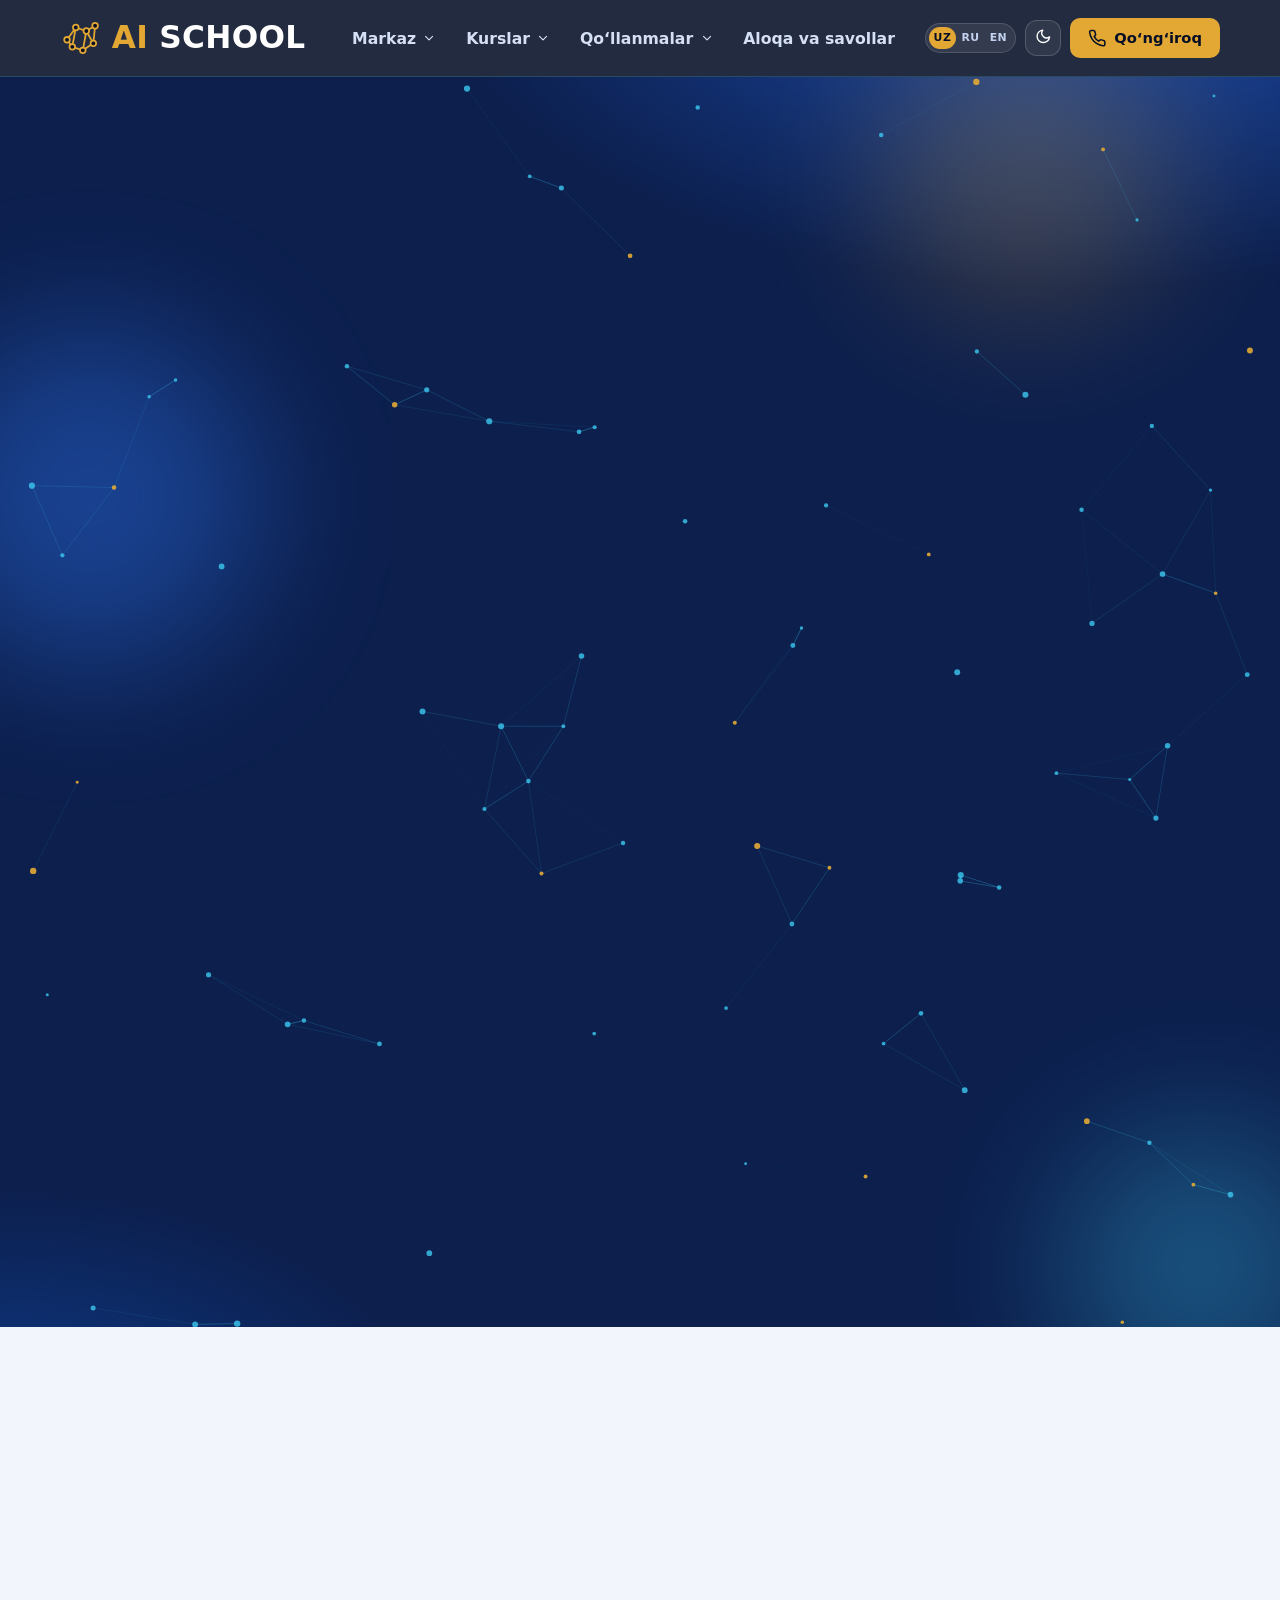
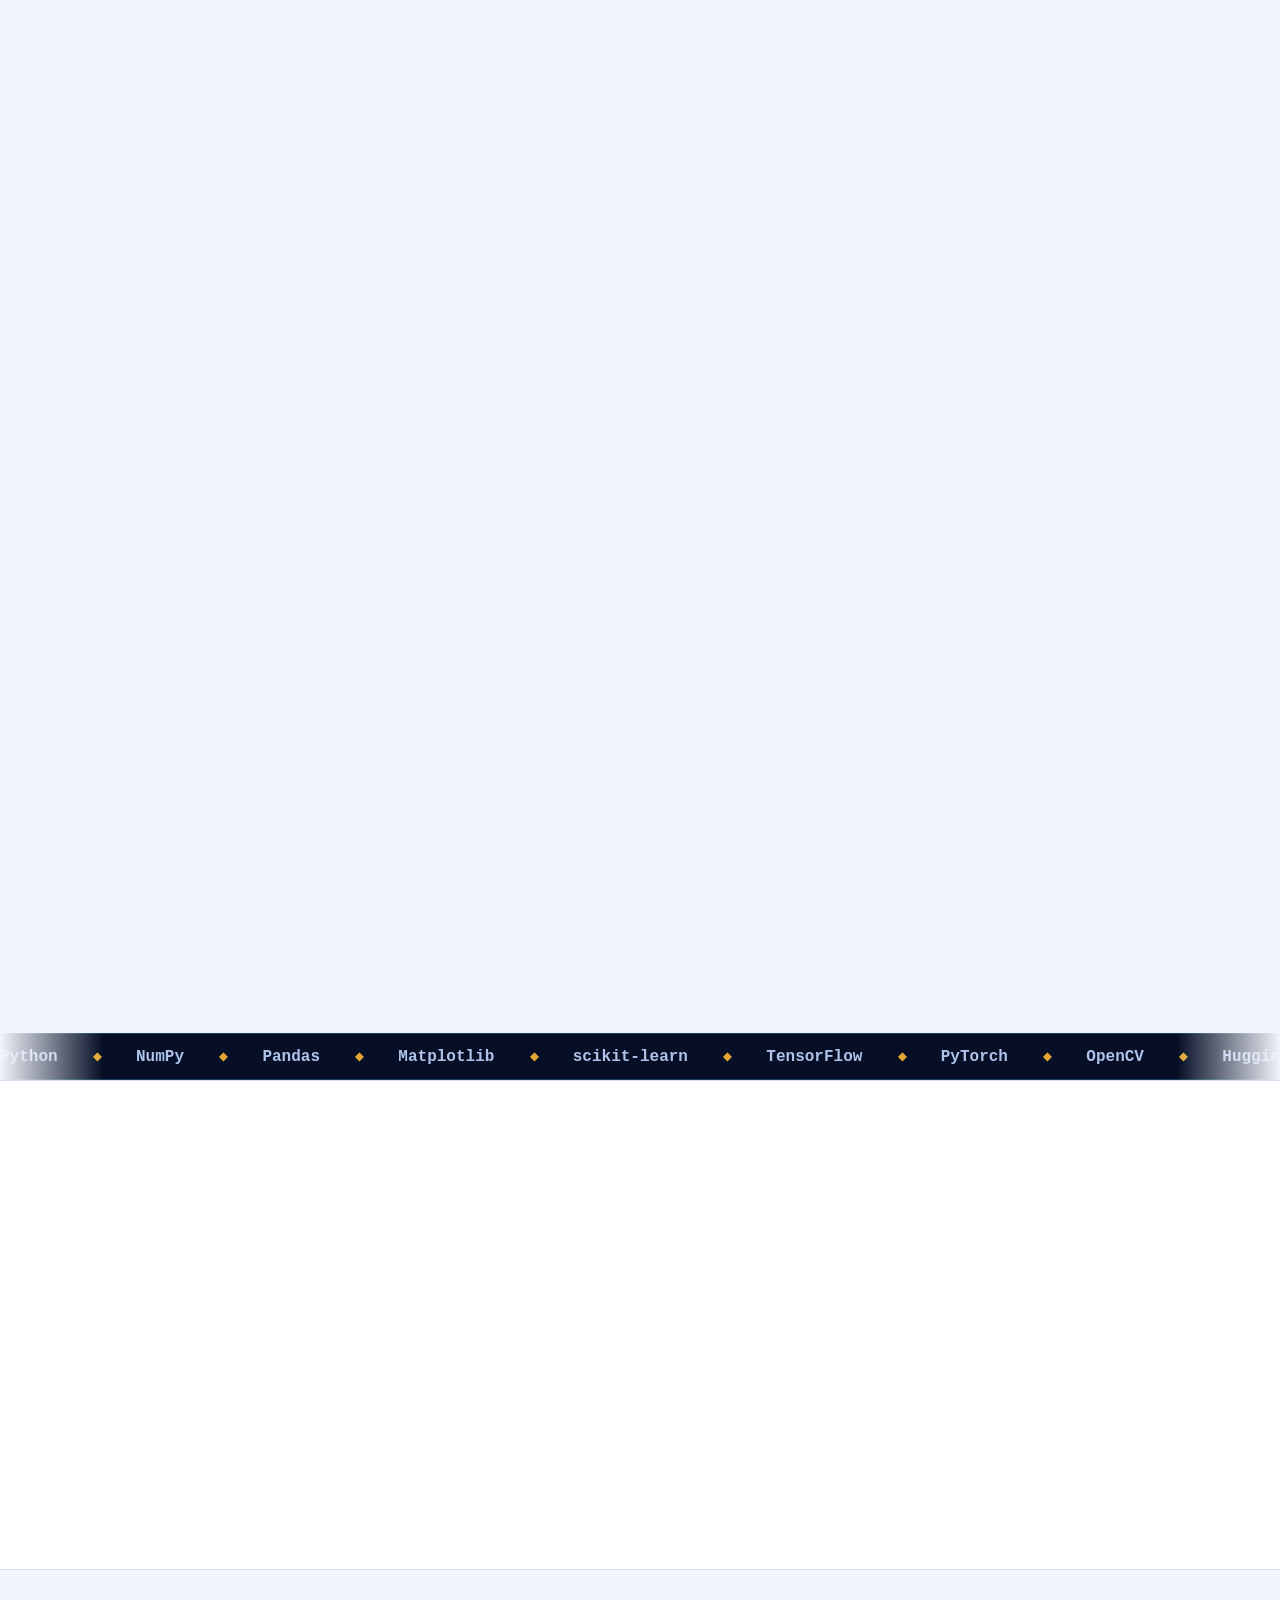
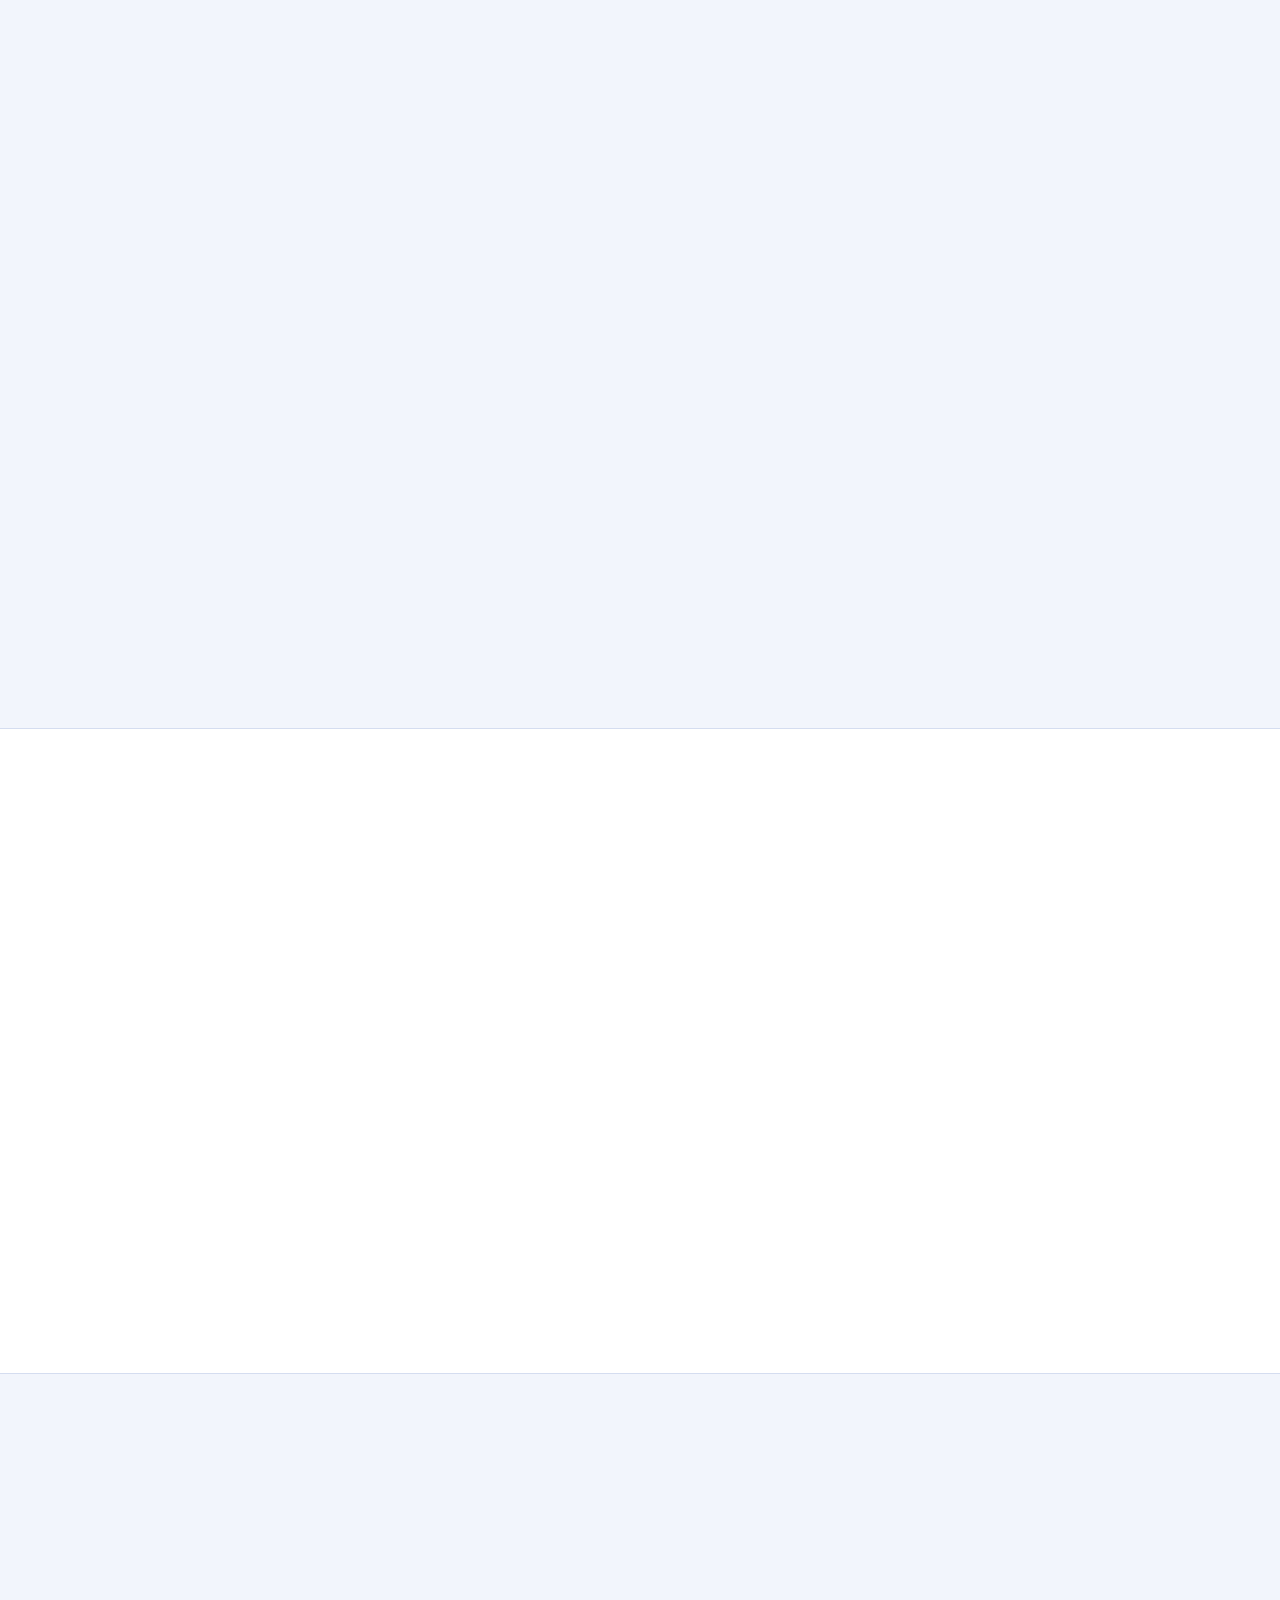
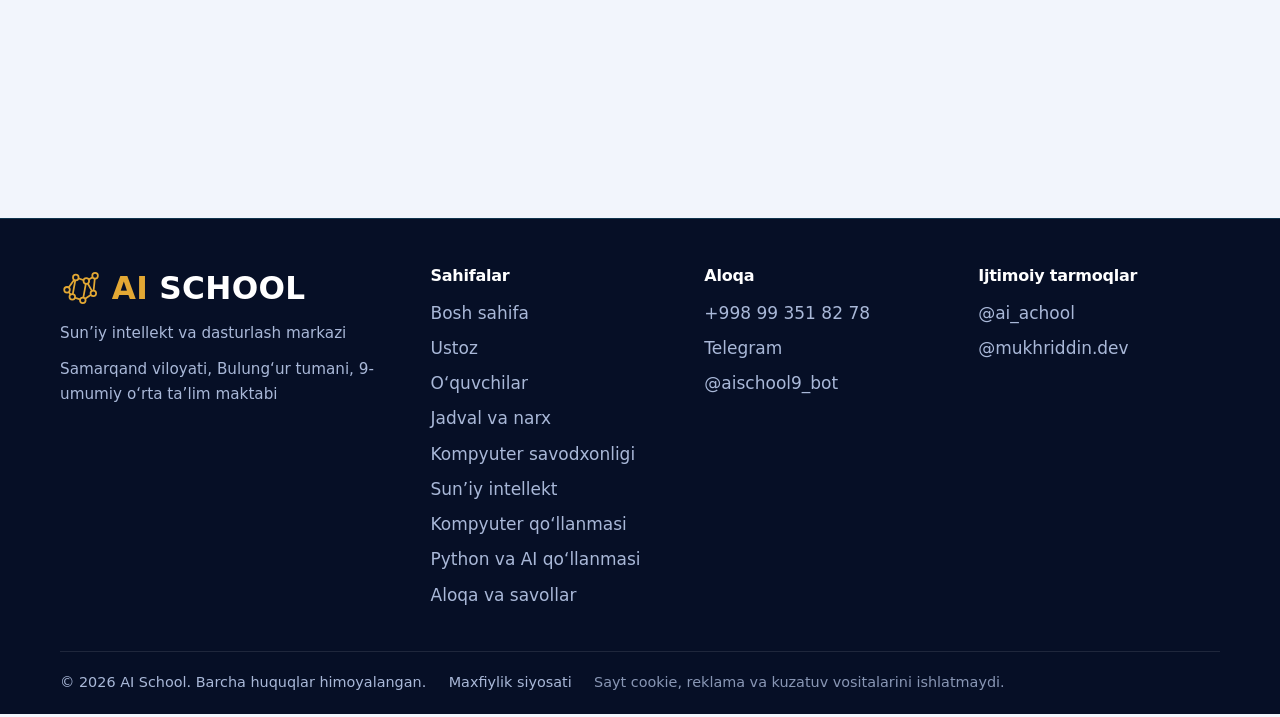
<file: index.html>
<!DOCTYPE html>
<html lang="uz" data-theme="light">
<head>
<meta charset="utf-8">
<meta name="viewport" content="width=device-width, initial-scale=1, viewport-fit=cover">
<meta http-equiv="Content-Security-Policy" content="default-src 'self'; script-src 'self'; style-src 'self' https://fonts.googleapis.com; font-src 'self' https://fonts.gstatic.com; img-src 'self' data:; frame-src https://www.youtube-nocookie.com; connect-src 'self'; media-src 'none'; object-src 'none'; base-uri 'self'; form-action 'none'">
<meta name="referrer" content="strict-origin-when-cross-origin">
<meta name="robots" content="index, follow">
<meta property="og:type" content="website"><meta property="og:site_name" content="AI School">
<meta property="og:image" content="assets/images/hero.jpg">
<title data-i="k486">AI School — sun’iy intellekt va dasturlash markazi</title>
<meta name="description" content="Samarqand viloyati Bulung‘ur tumani 9-maktabdagi AI School dasturchilik markazi: kompyuter savodxonligi va sun’iy intellekt kurslari." data-ia="content|k487">
<meta name="theme-color" content="#0C1F4D">
<link rel="icon" type="image/svg+xml" href="assets/images/favicon.svg">
<link rel="preconnect" href="https://fonts.googleapis.com"><link rel="preconnect" href="https://fonts.gstatic.com" crossorigin>
<link href="https://fonts.googleapis.com/css2?family=Manrope:wght@600;700;800&family=Onest:wght@400;500;600;700&display=swap" rel="stylesheet">
<link rel="stylesheet" href="assets/css/style.css">
<script src="assets/js/init.js"></script>
<script src="assets/js/videos.js" defer></script><script src="assets/js/main.js" defer></script>
</head>
<body>
<a class="skip" href="#main"><span data-i="ui_skip">Asosiy qismga o‘tish</span></a><div id="progress" aria-hidden="true"></div><header class="site-header"><div class="wrap bar"><a class="brand" href="index.html" aria-label="AI School — bosh sahifa" data-ia="aria-label|ui_brand_aria"><svg viewBox="0 0 48 48" aria-hidden="true" fill="none" stroke="#E3A834" stroke-width="2"><path d="M8 26 18 12 30 16 40 10M18 12 14 34 26 38 30 16M14 34 8 26M26 38 38 30 40 10M30 16 38 30"/><g fill="#060F26"><circle cx="8" cy="26" r="3.2"/><circle cx="18" cy="12" r="3.2"/><circle cx="30" cy="16" r="3.2"/><circle cx="40" cy="10" r="3.2"/><circle cx="14" cy="34" r="3.2"/><circle cx="26" cy="38" r="3.2"/><circle cx="38" cy="30" r="3.2"/></g></svg><span><b>AI</b> SCHOOL</span></a><nav class="nav" id="nav" aria-label="Asosiy menyu" data-ia="aria-label|ui_nav_aria"><ul><li class="has-sub"><button class="nav-btn" type="button" aria-expanded="false" aria-haspopup="true"><span data-i="nav_about">Markaz</span><svg class="ico chev" viewBox="0 0 24 24" aria-hidden="true"><path d="M6 9l6 6 6-6"/></svg></button><ul class="sub"><li><a href="teacher.html"><svg class="ico " viewBox="0 0 24 24" aria-hidden="true"><path d="M20 21v-2a4 4 0 0 0-4-4H8a4 4 0 0 0-4 4v2"/><circle cx="12" cy="7" r="4"/></svg><span data-i="nav_teacher">Ustoz</span></a></li><li><a href="students.html"><svg class="ico " viewBox="0 0 24 24" aria-hidden="true"><path d="M17 21v-2a4 4 0 0 0-4-4H5a4 4 0 0 0-4 4v2"/><circle cx="9" cy="7" r="4"/><path d="M23 21v-2a4 4 0 0 0-3-3.87M16 3.13a4 4 0 0 1 0 7.75"/></svg><span data-i="nav_students">O‘quvchilar</span></a></li><li><a href="schedule.html"><svg class="ico " viewBox="0 0 24 24" aria-hidden="true"><rect x="3" y="4" width="18" height="18" rx="2"/><path d="M16 2v4M8 2v4M3 10h18"/></svg><span data-i="nav_schedule">Jadval va narx</span></a></li></ul></li><li class="has-sub"><button class="nav-btn" type="button" aria-expanded="false" aria-haspopup="true"><span data-i="nav_courses">Kurslar</span><svg class="ico chev" viewBox="0 0 24 24" aria-hidden="true"><path d="M6 9l6 6 6-6"/></svg></button><ul class="sub"><li><a href="course-computer.html"><svg class="ico " viewBox="0 0 24 24" aria-hidden="true"><rect x="2" y="3" width="20" height="14" rx="2"/><path d="M8 21h8M12 17v4"/></svg><span data-i="nav_c_pc">Kompyuter savodxonligi</span></a></li><li><a href="course-ai.html"><svg class="ico " viewBox="0 0 24 24" aria-hidden="true"><rect x="4" y="4" width="16" height="16" rx="2"/><rect x="9" y="9" width="6" height="6"/><path d="M9 1v3M15 1v3M9 20v3M15 20v3M20 9h3M20 14h3M1 9h3M1 14h3"/></svg><span data-i="nav_c_ai">Sun’iy intellekt</span></a></li></ul></li><li class="has-sub"><button class="nav-btn" type="button" aria-expanded="false" aria-haspopup="true"><span data-i="nav_guides">Qo‘llanmalar</span><svg class="ico chev" viewBox="0 0 24 24" aria-hidden="true"><path d="M6 9l6 6 6-6"/></svg></button><ul class="sub"><li><a href="guide-computer.html"><svg class="ico " viewBox="0 0 24 24" aria-hidden="true"><path d="M2 3h6a4 4 0 0 1 4 4v14a3 3 0 0 0-3-3H2zM22 3h-6a4 4 0 0 0-4 4v14a3 3 0 0 1 3-3h7z"/></svg><span data-i="nav_g_pc">Kompyuter qo‘llanmasi</span></a></li><li><a href="guide-ai.html"><svg class="ico " viewBox="0 0 24 24" aria-hidden="true"><path d="M16 18l6-6-6-6M8 6l-6 6 6 6"/></svg><span data-i="nav_g_ai">Python va AI qo‘llanmasi</span></a></li></ul></li><li><a href="contact.html"><span data-i="nav_contact">Aloqa va savollar</span></a></li></ul><div class="nav-call"><a class="btn" href="tel:+998993518278"><svg class="ico " viewBox="0 0 24 24" aria-hidden="true"><path d="M22 16.92v3a2 2 0 0 1-2.18 2 19.79 19.79 0 0 1-8.63-3.07 19.5 19.5 0 0 1-6-6 19.79 19.79 0 0 1-3.07-8.67A2 2 0 0 1 4.11 2h3a2 2 0 0 1 2 1.72 12.84 12.84 0 0 0 .7 2.81 2 2 0 0 1-.45 2.11L8.09 9.91a16 16 0 0 0 6 6l1.27-1.27a2 2 0 0 1 2.11-.45 12.84 12.84 0 0 0 2.81.7A2 2 0 0 1 22 16.92z"/></svg><span data-i="btn_call">Qo‘ng‘iroq qilish</span></a></div></nav><div class="ctrl"><div class="lang" role="group" aria-label="Til" data-ia="aria-label|ui_lang_aria"><button type="button" data-lang="uz" aria-pressed="true">UZ</button><button type="button" data-lang="ru" aria-pressed="false">RU</button><button type="button" data-lang="en" aria-pressed="false">EN</button></div><button class="icon-btn" id="themeBtn" type="button" aria-pressed="false" aria-label="Tun rejimiga o‘tish" data-ia="aria-label|ui_theme_to_dark"><span class="moon"><svg class="ico " viewBox="0 0 24 24" aria-hidden="true"><path d="M21 12.79A9 9 0 1 1 11.21 3 7 7 0 0 0 21 12.79z"/></svg></span><span class="sun"><svg class="ico " viewBox="0 0 24 24" aria-hidden="true"><circle cx="12" cy="12" r="5"/><path d="M12 1v2M12 21v2M4.22 4.22l1.42 1.42M18.36 18.36l1.42 1.42M1 12h2M21 12h2M4.22 19.78l1.42-1.42M18.36 5.64l1.42-1.42"/></svg></span></button><a class="btn small call" href="tel:+998993518278"><svg class="ico " viewBox="0 0 24 24" aria-hidden="true"><path d="M22 16.92v3a2 2 0 0 1-2.18 2 19.79 19.79 0 0 1-8.63-3.07 19.5 19.5 0 0 1-6-6 19.79 19.79 0 0 1-3.07-8.67A2 2 0 0 1 4.11 2h3a2 2 0 0 1 2 1.72 12.84 12.84 0 0 0 .7 2.81 2 2 0 0 1-.45 2.11L8.09 9.91a16 16 0 0 0 6 6l1.27-1.27a2 2 0 0 1 2.11-.45 12.84 12.84 0 0 0 2.81.7A2 2 0 0 1 22 16.92z"/></svg><span><span data-i="btn_call_short">Qo‘ng‘iroq</span></span></a><button class="icon-btn burger" id="burger" type="button" aria-expanded="false" aria-controls="nav" aria-label="Menyu" data-ia="aria-label|ui_menu"><span class="m"><svg class="ico " viewBox="0 0 24 24" aria-hidden="true"><path d="M3 12h18M3 6h18M3 18h18"/></svg></span><span class="x"><svg class="ico " viewBox="0 0 24 24" aria-hidden="true"><path d="M18 6L6 18M6 6l12 12"/></svg></span></button></div></div></header>
<main id="main">
<section class="hero"><span class="blob b1"></span><span class="blob b2"></span><span class="blob b3"></span><canvas class="net" aria-hidden="true"></canvas><div class="wrap hero-in"><p class="terminal reveal"><span aria-hidden="true">&gt;</span> <span data-i="h_term">o‘rganing:</span> <span class="typed" data-words="Python|Excel|AI|Telegram bot|NumPy|Word">Python</span><span class="caret" aria-hidden="true"></span></p><h1 class="reveal"><span data-ih="h_title"><b>AI</b> School maktabi</span></h1><p class="lead reveal"><span data-i="h_lead">AI School — sun’iy intellekt va dasturlash markazi. Darslar zamonaviy kompyuterlar bilan jihozlangan informatika xonasida o‘tadi.</span></p><div class="actions reveal"><a class="btn " href="tel:+998993518278"><svg class="ico " viewBox="0 0 24 24" aria-hidden="true"><path d="M22 16.92v3a2 2 0 0 1-2.18 2 19.79 19.79 0 0 1-8.63-3.07 19.5 19.5 0 0 1-6-6 19.79 19.79 0 0 1-3.07-8.67A2 2 0 0 1 4.11 2h3a2 2 0 0 1 2 1.72 12.84 12.84 0 0 0 .7 2.81 2 2 0 0 1-.45 2.11L8.09 9.91a16 16 0 0 0 6 6l1.27-1.27a2 2 0 0 1 2.11-.45 12.84 12.84 0 0 0 2.81.7A2 2 0 0 1 22 16.92z"/></svg><span data-i="btn_call">Qo‘ng‘iroq qilish</span></a><a class="btn ghost" href="course-ai.html"><span data-i="h_courses">Kurslarni ko‘rish</span><svg class="ico " viewBox="0 0 24 24" aria-hidden="true"><path d="M5 12h14M12 5l7 7-7 7"/></svg></a></div><div class="photo-wrap reveal zoom"><figure class="hero-photo" data-tilt><img src="assets/images/hero.jpg" width="1100" height="1026" alt="9-maktab binosi oldida AI School banneri yonida turgan ustoz" data-ia="alt|h_alt"><figcaption><span data-i="h_cap">9-maktab binosi oldida AI School banneri.</span></figcaption></figure><span class="float f1" aria-hidden="true">import numpy</span><span class="float f2" aria-hidden="true">model.fit()</span><span class="float f3" aria-hidden="true">print("AI")</span></div></div></section><div class="wrap stats"><div class="stat reveal" data-d="0"><span class="n"><span class="count" data-to="2">2</span></span><span class="l"><span data-i="k1">kurs yo‘nalishi</span></span></div><div class="stat reveal" data-d="0.08"><span class="n"><span class="count" data-to="24">24</span></span><span class="l"><span data-i="k2">o‘quv mavzusi</span></span></div><div class="stat reveal" data-d="0.16"><span class="n"><span class="count" data-to="3">3</span></span><span class="l"><span data-i="k3">dars kuni haftasiga</span></span></div><div class="stat reveal" data-d="0.24"><span class="n"><span class="count" data-to="3">3</span></span><span class="l"><span data-i="k4">tilda sayt va videolar</span></span></div></div><section class="section"><div class="wrap"><div class="shead reveal center"><span class="eyebrow"><span data-i="k27">Afzalliklar</span></span><h2><span data-i="k28">Nega AI School?</span></h2></div><div class="cards feats"><div class="card feat reveal" data-d="0.0"><span class="cicon"><svg class="ico " viewBox="0 0 24 24" aria-hidden="true"><rect x="2" y="3" width="20" height="14" rx="2"/><path d="M8 21h8M12 17v4"/></svg></span><h3><span data-i="k29">Zamonaviy kompyuter xonasi</span></h3><p><span data-i="k30">Darslar zamonaviy kompyuterlar bilan jihozlangan informatika xonasida o‘tadi.</span></p></div><div class="card feat reveal" data-d="0.08"><span class="cicon"><svg class="ico " viewBox="0 0 24 24" aria-hidden="true"><circle cx="12" cy="12" r="10"/><path d="M2 12h20M12 2a15.3 15.3 0 0 1 4 10 15.3 15.3 0 0 1-4 10 15.3 15.3 0 0 1-4-10 15.3 15.3 0 0 1 4-10z"/></svg></span><h3><span data-i="k31">Uch tilda videodarslar</span></h3><p><span data-i="k32">Har bir mavzu o‘zbek, rus va ingliz tillaridagi videolar bilan.</span></p></div><div class="card feat reveal" data-d="0.16"><span class="cicon"><svg class="ico " viewBox="0 0 24 24" aria-hidden="true"><path d="M16 18l6-6-6-6M8 6l-6 6 6 6"/></svg></span><h3><span data-i="k33">Amaliy loyihalar</span></h3><p><span data-i="k34">Telegram bot, veb-ilova va sun’iy intellekt modellarini o‘zingiz yaratasiz.</span></p></div><div class="card feat reveal" data-d="0.24"><span class="cicon"><svg class="ico " viewBox="0 0 24 24" aria-hidden="true"><path d="M12 22s8-4 8-10V5l-8-3-8 3v7c0 6 8 10 8 10z"/></svg></span><h3><span data-i="k35">Xavfsiz va reklamasiz sayt</span></h3><p><span data-i="k36">Sayt ma’lumotlaringizni to‘plamaydi: cookie, reklama va kuzatuv yo‘q.</span></p></div></div></div></section><section class="section"><div class="wrap"><div class="shead reveal"><span class="eyebrow"><span data-i="nav_courses">Kurslar</span></span><h2><span data-i="k5">Ikkita yo‘nalish, har biri video darslar bilan</span></h2></div><div class="cards"><a class="card reveal" href="course-computer.html"><span class="cicon"><svg class="ico " viewBox="0 0 24 24" aria-hidden="true"><rect x="2" y="3" width="20" height="14" rx="2"/><path d="M8 21h8M12 17v4"/></svg></span><h3><span data-i="nav_c_pc">Kompyuter savodxonligi</span></h3><p><span data-i="k6">Kompyuterni noldan o‘rganing: Windows, Word, Excel, PowerPoint, internet va xavfsizlik.</span></p><span class="meta"><span data-i="k7">9 mavzu · video darslar</span></span><span class="more"><span data-i="btn_more">Batafsil</span><svg class="ico " viewBox="0 0 24 24" aria-hidden="true"><path d="M5 12h14M12 5l7 7-7 7"/></svg></span></a><a class="card dark reveal" href="course-ai.html" data-d=".1"><span class="cicon"><svg class="ico " viewBox="0 0 24 24" aria-hidden="true"><rect x="4" y="4" width="16" height="16" rx="2"/><rect x="9" y="9" width="6" height="6"/><path d="M9 1v3M15 1v3M9 20v3M15 20v3M20 9h3M20 14h3M1 9h3M1 14h3"/></svg></span><h3><span data-i="nav_c_ai">Sun’iy intellekt</span></h3><p><span data-i="k8">Python’dan boshlab neyron tarmoqlar, til modellari va Telegram botgacha.</span></p><span class="meta"><span data-i="k9">15 mavzu · video darslar</span></span><span class="more"><span data-i="btn_more">Batafsil</span><svg class="ico " viewBox="0 0 24 24" aria-hidden="true"><path d="M5 12h14M12 5l7 7-7 7"/></svg></span></a></div></div></section><div class="marquee" aria-hidden="true"><div class="mtrack"><span>Python</span><span>NumPy</span><span>Pandas</span><span>Matplotlib</span><span>scikit-learn</span><span>TensorFlow</span><span>PyTorch</span><span>OpenCV</span><span>Hugging Face</span><span>aiogram</span><span>Excel</span><span>Word</span><span>PowerPoint</span><span>Windows</span><span>Git</span><span>Python</span><span>NumPy</span><span>Pandas</span><span>Matplotlib</span><span>scikit-learn</span><span>TensorFlow</span><span>PyTorch</span><span>OpenCV</span><span>Hugging Face</span><span>aiogram</span><span>Excel</span><span>Word</span><span>PowerPoint</span><span>Windows</span><span>Git</span></div></div><section class="section alt"><div class="wrap"><div class="shead reveal center"><span class="eyebrow"><span data-i="k10">Yo‘l xaritasi</span></span><h2><span data-i="k11">To‘rt qadamda noldan loyihagacha</span></h2></div><ol class="road reveal"><li><h3><span data-i="k12">Kompyuter</span></h3><p><span data-i="k13">Windows, Word, Excel va internet asoslari.</span></p></li><li><h3><span data-i="k14">Python</span></h3><p><span data-i="k15">Dasturlashni noldan o‘rganish.</span></p></li><li><h3><span data-i="k16">Sun’iy intellekt</span></h3><p><span data-i="k17">Ma’lumotlar, modellar va neyron tarmoqlar.</span></p></li><li><h3><span data-i="k18">Loyiha</span></h3><p><span data-i="k19">Telegram bot yoki veb-ilova yaratish.</span></p></li></ol></div></section><section class="section"><div class="wrap split"><figure class="portrait reveal left" data-tilt><img src="assets/images/portrait.jpg" width="640" height="742" loading="lazy" alt="Ergashev Muxriddin portreti" data-ia="alt|t_alt"></figure><div class="reveal right"><span class="eyebrow"><span data-i="nav_teacher">Ustoz</span></span><h2><span data-i="t_name">Ergashev Muxriddin</span></h2><p class="role"><span data-i="t_role">AI School asoschisi</span></p><p><span data-i="k20">Sun’iy intellekt fakulteti talabasi (TATU). Darslarda nazariya amaliyot bilan birga o‘tiladi.</span></p><a class="btn dark" href="teacher.html"><span data-i="btn_more">Batafsil</span><svg class="ico " viewBox="0 0 24 24" aria-hidden="true"><path d="M5 12h14M12 5l7 7-7 7"/></svg></a></div></div></section><section class="section alt"><div class="wrap"><div class="shead reveal"><span class="eyebrow"><span data-i="nav_guides">Qo‘llanmalar</span></span><h2><span data-i="k21">O‘quv qo‘llanmalar bosqichma-bosqich</span></h2><p><span data-i="k22">Matnli qo‘llanmalar videolar bilan birga o‘rganishga yordam beradi.</span></p></div><div class="cards"><a class="card reveal" href="guide-computer.html"><span class="cicon"><svg class="ico " viewBox="0 0 24 24" aria-hidden="true"><path d="M2 3h6a4 4 0 0 1 4 4v14a3 3 0 0 0-3-3H2zM22 3h-6a4 4 0 0 0-4 4v14a3 3 0 0 1 3-3h7z"/></svg></span><h3><span data-i="nav_g_pc">Kompyuter qo‘llanmasi</span></h3><p><span data-i="k23">Kompyuter tuzilishidan internet xavfsizligigacha.</span></p><span class="meta"><span data-i="k24">10 bosqich</span></span><span class="more"><span data-i="btn_more">Batafsil</span><svg class="ico " viewBox="0 0 24 24" aria-hidden="true"><path d="M5 12h14M12 5l7 7-7 7"/></svg></span></a><a class="card reveal" href="guide-ai.html" data-d=".1"><span class="cicon"><svg class="ico " viewBox="0 0 24 24" aria-hidden="true"><path d="M16 18l6-6-6-6M8 6l-6 6 6 6"/></svg></span><h3><span data-i="nav_g_ai">Python va AI qo‘llanmasi</span></h3><p><span data-i="k25">Python’dan neyron tarmoqlar va kutubxonalargacha.</span></p><span class="meta"><span data-i="k26">15 bosqich</span></span><span class="more"><span data-i="btn_more">Batafsil</span><svg class="ico " viewBox="0 0 24 24" aria-hidden="true"><path d="M5 12h14M12 5l7 7-7 7"/></svg></span></a></div></div></section><section class="section"><div class="wrap"><div class="cta reveal zoom"><h2><span data-i="cta_h">Darslarga yoziling</span></h2><p><span data-i="cta_p">Qo‘ng‘iroq qiling yoki Telegram’da yozing.</span></p><div class="actions"><a class="btn " href="tel:+998993518278"><svg class="ico " viewBox="0 0 24 24" aria-hidden="true"><path d="M22 16.92v3a2 2 0 0 1-2.18 2 19.79 19.79 0 0 1-8.63-3.07 19.5 19.5 0 0 1-6-6 19.79 19.79 0 0 1-3.07-8.67A2 2 0 0 1 4.11 2h3a2 2 0 0 1 2 1.72 12.84 12.84 0 0 0 .7 2.81 2 2 0 0 1-.45 2.11L8.09 9.91a16 16 0 0 0 6 6l1.27-1.27a2 2 0 0 1 2.11-.45 12.84 12.84 0 0 0 2.81.7A2 2 0 0 1 22 16.92z"/></svg><span data-i="btn_call">Qo‘ng‘iroq qilish</span></a><a class="btn ghost" href="https://t.me/ai_school9" target="_blank" rel="noopener noreferrer"><svg class="ico " viewBox="0 0 24 24" aria-hidden="true"><path d="M22 2L11 13M22 2l-7 20-4-9-9-4 20-7z"/></svg> Telegram</a></div></div></div></section>
</main>
<footer class="site-footer"><div class="wrap fgrid"><div><a class="brand" href="index.html"><svg viewBox="0 0 48 48" aria-hidden="true" fill="none" stroke="#E3A834" stroke-width="2"><path d="M8 26 18 12 30 16 40 10M18 12 14 34 26 38 30 16M14 34 8 26M26 38 38 30 40 10M30 16 38 30"/><g fill="#060F26"><circle cx="8" cy="26" r="3.2"/><circle cx="18" cy="12" r="3.2"/><circle cx="30" cy="16" r="3.2"/><circle cx="40" cy="10" r="3.2"/><circle cx="14" cy="34" r="3.2"/><circle cx="26" cy="38" r="3.2"/><circle cx="38" cy="30" r="3.2"/></g></svg><span><b>AI</b> SCHOOL</span></a><p><span data-i="f_tag">Sun’iy intellekt va dasturlash markazi</span></p><p><span data-i="f_addr">Samarqand viloyati, Bulung‘ur tumani, 9-umumiy o‘rta ta’lim maktabi</span></p></div><div><h3><span data-i="f_pages">Sahifalar</span></h3><ul><li><a href="index.html"><span data-i="nav_home">Bosh sahifa</span></a></li><li><a href="teacher.html"><span data-i="nav_teacher">Ustoz</span></a></li><li><a href="students.html"><span data-i="nav_students">O‘quvchilar</span></a></li><li><a href="schedule.html"><span data-i="nav_schedule">Jadval va narx</span></a></li><li><a href="course-computer.html"><span data-i="nav_c_pc">Kompyuter savodxonligi</span></a></li><li><a href="course-ai.html"><span data-i="nav_c_ai">Sun’iy intellekt</span></a></li><li><a href="guide-computer.html"><span data-i="nav_g_pc">Kompyuter qo‘llanmasi</span></a></li><li><a href="guide-ai.html"><span data-i="nav_g_ai">Python va AI qo‘llanmasi</span></a></li><li><a href="contact.html"><span data-i="nav_contact">Aloqa va savollar</span></a></li></ul></div><div><h3><span data-i="f_contact">Aloqa</span></h3><ul><li><a href="tel:+998993518278">+998 99 351 82 78</a></li><li><a href="https://t.me/ai_school9" target="_blank" rel="noopener noreferrer">Telegram</a></li><li><a href="https://t.me/aischool9_bot" target="_blank" rel="noopener noreferrer">@aischool9_bot</a></li></ul></div><div><h3><span data-i="f_social">Ijtimoiy tarmoqlar</span></h3><ul><li><a href="https://instagram.com/ai_achool" target="_blank" rel="noopener noreferrer">@ai_achool</a></li><li><a href="https://instagram.com/mukhriddin.dev" target="_blank" rel="noopener noreferrer">@mukhriddin.dev</a></li></ul></div></div><div class="wrap fbottom"><span><span data-i="f_rights">© 2026 AI School. Barcha huquqlar himoyalangan.</span></span><a href="privacy.html"><span data-i="nav_privacy">Maxfiylik siyosati</span></a><span class="fnote"><span data-i="f_nocookie">Sayt cookie, reklama va kuzatuv vositalarini ishlatmaydi.</span></span></div></footer><button id="toTop" type="button" aria-label="Tepaga" data-ia="aria-label|ui_top"><svg class="ico " viewBox="0 0 24 24" aria-hidden="true"><path d="M12 19V5M5 12l7-7 7 7"/></svg></button>
</body>
</html>
</file>
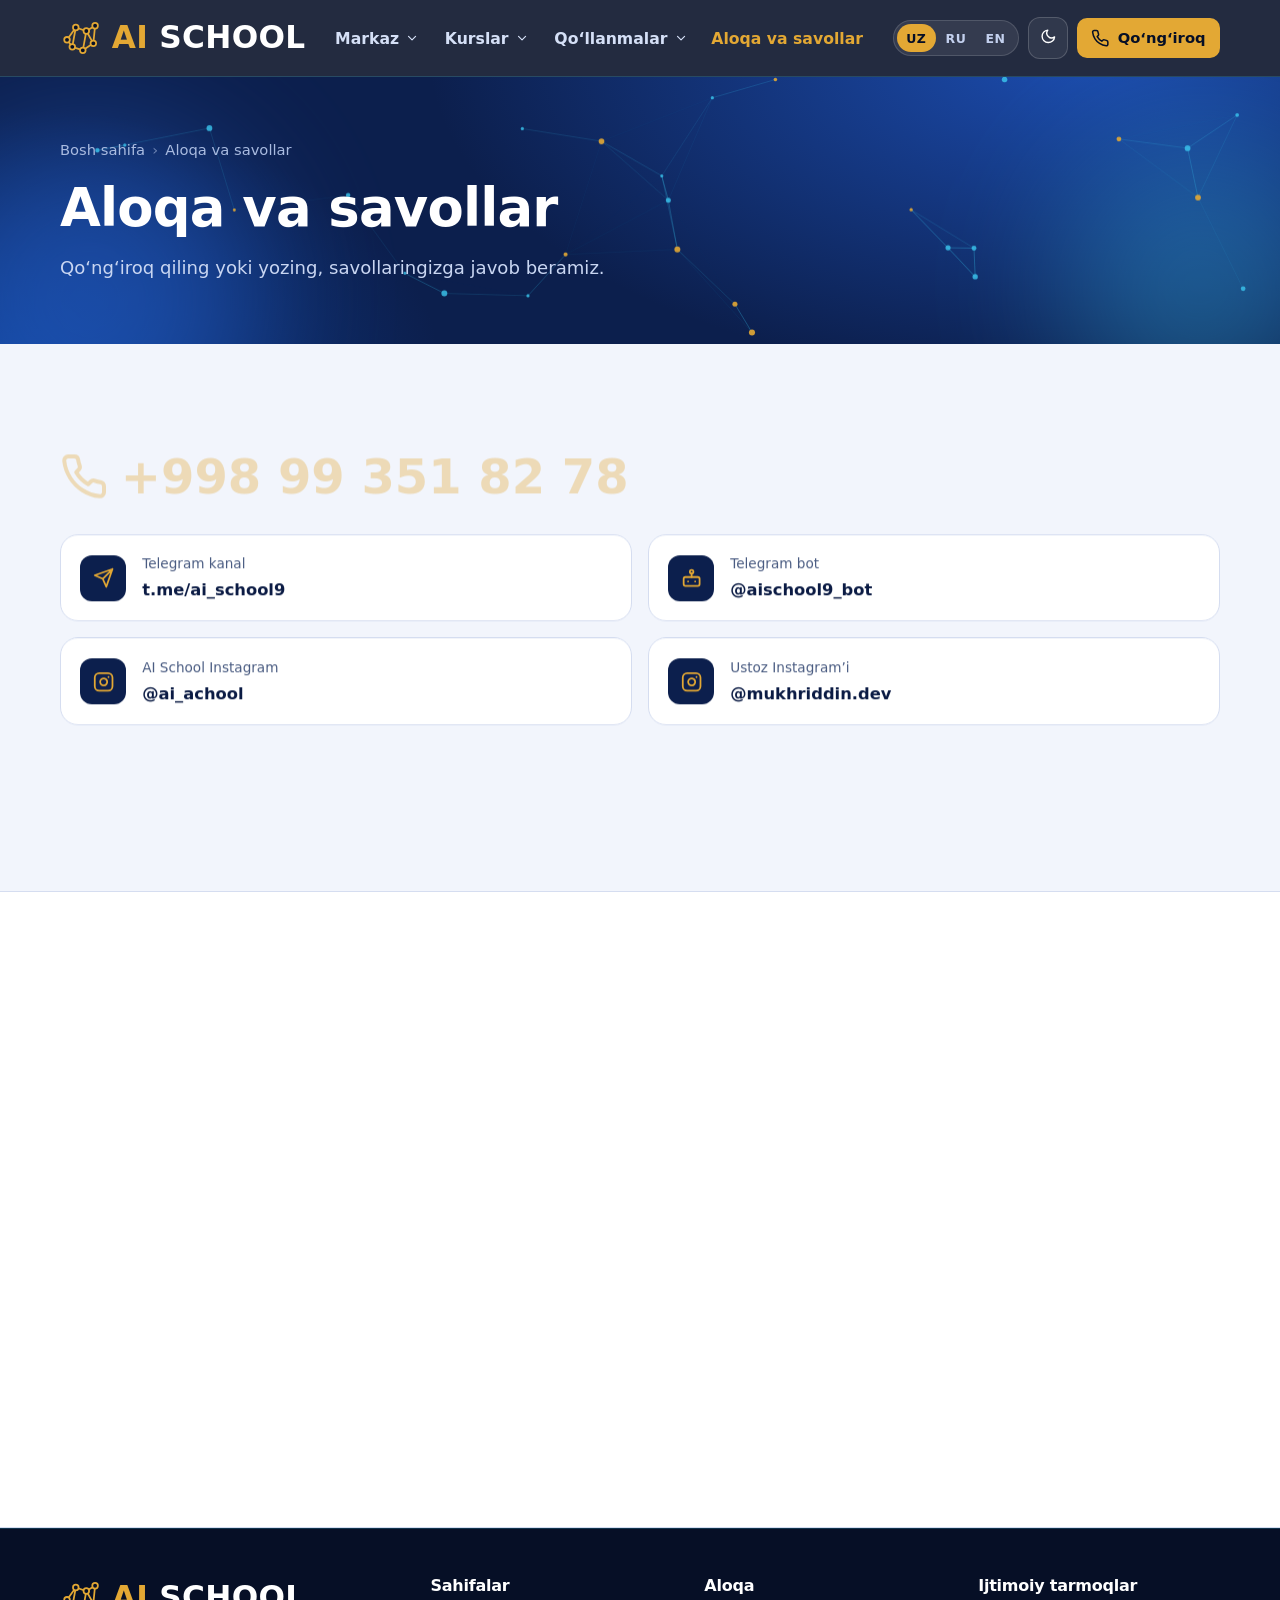
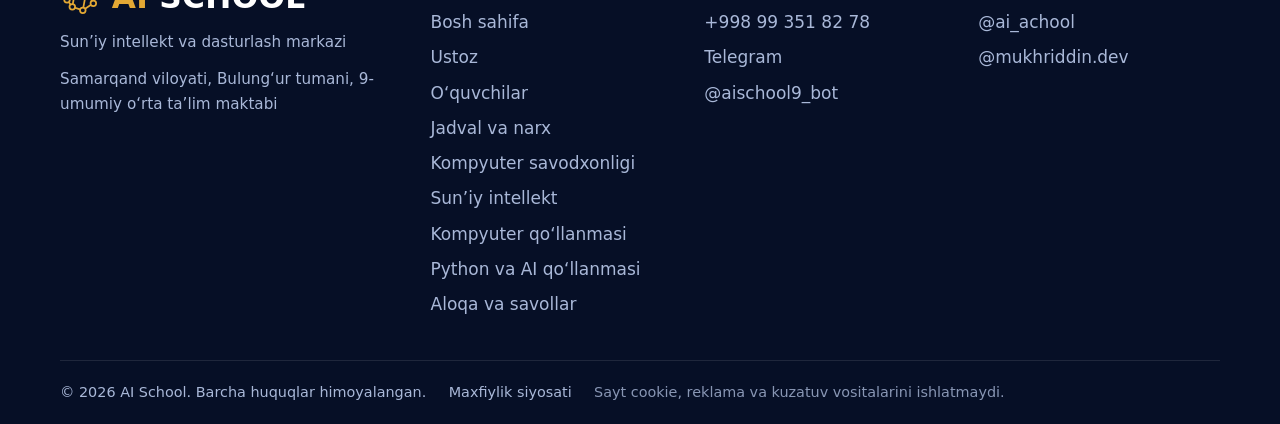
<file: contact.html>
<!DOCTYPE html>
<html lang="uz" data-theme="light">
<head>
<meta charset="utf-8">
<meta name="viewport" content="width=device-width, initial-scale=1, viewport-fit=cover">
<meta http-equiv="Content-Security-Policy" content="default-src 'self'; script-src 'self'; style-src 'self' https://fonts.googleapis.com; font-src 'self' https://fonts.gstatic.com; img-src 'self' data:; frame-src https://www.youtube-nocookie.com; connect-src 'self'; media-src 'none'; object-src 'none'; base-uri 'self'; form-action 'none'">
<meta name="referrer" content="strict-origin-when-cross-origin">
<meta name="robots" content="index, follow">
<meta property="og:type" content="website"><meta property="og:site_name" content="AI School">
<meta property="og:image" content="assets/images/hero.jpg">
<title data-i="k494">Aloqa va savollar — AI School</title>
<meta name="description" content="AI School bilan bog‘lanish va ko‘p so‘raladigan savollar." data-ia="content|k495">
<meta name="theme-color" content="#0C1F4D">
<link rel="icon" type="image/svg+xml" href="assets/images/favicon.svg">
<link rel="preconnect" href="https://fonts.googleapis.com"><link rel="preconnect" href="https://fonts.gstatic.com" crossorigin>
<link href="https://fonts.googleapis.com/css2?family=Manrope:wght@600;700;800&family=Onest:wght@400;500;600;700&display=swap" rel="stylesheet">
<link rel="stylesheet" href="assets/css/style.css">
<script src="assets/js/init.js"></script>
<script src="assets/js/videos.js" defer></script><script src="assets/js/main.js" defer></script>
</head>
<body>
<a class="skip" href="#main"><span data-i="ui_skip">Asosiy qismga o‘tish</span></a><div id="progress" aria-hidden="true"></div><header class="site-header"><div class="wrap bar"><a class="brand" href="index.html" aria-label="AI School — bosh sahifa" data-ia="aria-label|ui_brand_aria"><svg viewBox="0 0 48 48" aria-hidden="true" fill="none" stroke="#E3A834" stroke-width="2"><path d="M8 26 18 12 30 16 40 10M18 12 14 34 26 38 30 16M14 34 8 26M26 38 38 30 40 10M30 16 38 30"/><g fill="#060F26"><circle cx="8" cy="26" r="3.2"/><circle cx="18" cy="12" r="3.2"/><circle cx="30" cy="16" r="3.2"/><circle cx="40" cy="10" r="3.2"/><circle cx="14" cy="34" r="3.2"/><circle cx="26" cy="38" r="3.2"/><circle cx="38" cy="30" r="3.2"/></g></svg><span><b>AI</b> SCHOOL</span></a><nav class="nav" id="nav" aria-label="Asosiy menyu" data-ia="aria-label|ui_nav_aria"><ul><li class="has-sub"><button class="nav-btn" type="button" aria-expanded="false" aria-haspopup="true"><span data-i="nav_about">Markaz</span><svg class="ico chev" viewBox="0 0 24 24" aria-hidden="true"><path d="M6 9l6 6 6-6"/></svg></button><ul class="sub"><li><a href="teacher.html"><svg class="ico " viewBox="0 0 24 24" aria-hidden="true"><path d="M20 21v-2a4 4 0 0 0-4-4H8a4 4 0 0 0-4 4v2"/><circle cx="12" cy="7" r="4"/></svg><span data-i="nav_teacher">Ustoz</span></a></li><li><a href="students.html"><svg class="ico " viewBox="0 0 24 24" aria-hidden="true"><path d="M17 21v-2a4 4 0 0 0-4-4H5a4 4 0 0 0-4 4v2"/><circle cx="9" cy="7" r="4"/><path d="M23 21v-2a4 4 0 0 0-3-3.87M16 3.13a4 4 0 0 1 0 7.75"/></svg><span data-i="nav_students">O‘quvchilar</span></a></li><li><a href="schedule.html"><svg class="ico " viewBox="0 0 24 24" aria-hidden="true"><rect x="3" y="4" width="18" height="18" rx="2"/><path d="M16 2v4M8 2v4M3 10h18"/></svg><span data-i="nav_schedule">Jadval va narx</span></a></li></ul></li><li class="has-sub"><button class="nav-btn" type="button" aria-expanded="false" aria-haspopup="true"><span data-i="nav_courses">Kurslar</span><svg class="ico chev" viewBox="0 0 24 24" aria-hidden="true"><path d="M6 9l6 6 6-6"/></svg></button><ul class="sub"><li><a href="course-computer.html"><svg class="ico " viewBox="0 0 24 24" aria-hidden="true"><rect x="2" y="3" width="20" height="14" rx="2"/><path d="M8 21h8M12 17v4"/></svg><span data-i="nav_c_pc">Kompyuter savodxonligi</span></a></li><li><a href="course-ai.html"><svg class="ico " viewBox="0 0 24 24" aria-hidden="true"><rect x="4" y="4" width="16" height="16" rx="2"/><rect x="9" y="9" width="6" height="6"/><path d="M9 1v3M15 1v3M9 20v3M15 20v3M20 9h3M20 14h3M1 9h3M1 14h3"/></svg><span data-i="nav_c_ai">Sun’iy intellekt</span></a></li></ul></li><li class="has-sub"><button class="nav-btn" type="button" aria-expanded="false" aria-haspopup="true"><span data-i="nav_guides">Qo‘llanmalar</span><svg class="ico chev" viewBox="0 0 24 24" aria-hidden="true"><path d="M6 9l6 6 6-6"/></svg></button><ul class="sub"><li><a href="guide-computer.html"><svg class="ico " viewBox="0 0 24 24" aria-hidden="true"><path d="M2 3h6a4 4 0 0 1 4 4v14a3 3 0 0 0-3-3H2zM22 3h-6a4 4 0 0 0-4 4v14a3 3 0 0 1 3-3h7z"/></svg><span data-i="nav_g_pc">Kompyuter qo‘llanmasi</span></a></li><li><a href="guide-ai.html"><svg class="ico " viewBox="0 0 24 24" aria-hidden="true"><path d="M16 18l6-6-6-6M8 6l-6 6 6 6"/></svg><span data-i="nav_g_ai">Python va AI qo‘llanmasi</span></a></li></ul></li><li><a href="contact.html" aria-current="page"><span data-i="nav_contact">Aloqa va savollar</span></a></li></ul><div class="nav-call"><a class="btn" href="tel:+998993518278"><svg class="ico " viewBox="0 0 24 24" aria-hidden="true"><path d="M22 16.92v3a2 2 0 0 1-2.18 2 19.79 19.79 0 0 1-8.63-3.07 19.5 19.5 0 0 1-6-6 19.79 19.79 0 0 1-3.07-8.67A2 2 0 0 1 4.11 2h3a2 2 0 0 1 2 1.72 12.84 12.84 0 0 0 .7 2.81 2 2 0 0 1-.45 2.11L8.09 9.91a16 16 0 0 0 6 6l1.27-1.27a2 2 0 0 1 2.11-.45 12.84 12.84 0 0 0 2.81.7A2 2 0 0 1 22 16.92z"/></svg><span data-i="btn_call">Qo‘ng‘iroq qilish</span></a></div></nav><div class="ctrl"><div class="lang" role="group" aria-label="Til" data-ia="aria-label|ui_lang_aria"><button type="button" data-lang="uz" aria-pressed="true">UZ</button><button type="button" data-lang="ru" aria-pressed="false">RU</button><button type="button" data-lang="en" aria-pressed="false">EN</button></div><button class="icon-btn" id="themeBtn" type="button" aria-pressed="false" aria-label="Tun rejimiga o‘tish" data-ia="aria-label|ui_theme_to_dark"><span class="moon"><svg class="ico " viewBox="0 0 24 24" aria-hidden="true"><path d="M21 12.79A9 9 0 1 1 11.21 3 7 7 0 0 0 21 12.79z"/></svg></span><span class="sun"><svg class="ico " viewBox="0 0 24 24" aria-hidden="true"><circle cx="12" cy="12" r="5"/><path d="M12 1v2M12 21v2M4.22 4.22l1.42 1.42M18.36 18.36l1.42 1.42M1 12h2M21 12h2M4.22 19.78l1.42-1.42M18.36 5.64l1.42-1.42"/></svg></span></button><a class="btn small call" href="tel:+998993518278"><svg class="ico " viewBox="0 0 24 24" aria-hidden="true"><path d="M22 16.92v3a2 2 0 0 1-2.18 2 19.79 19.79 0 0 1-8.63-3.07 19.5 19.5 0 0 1-6-6 19.79 19.79 0 0 1-3.07-8.67A2 2 0 0 1 4.11 2h3a2 2 0 0 1 2 1.72 12.84 12.84 0 0 0 .7 2.81 2 2 0 0 1-.45 2.11L8.09 9.91a16 16 0 0 0 6 6l1.27-1.27a2 2 0 0 1 2.11-.45 12.84 12.84 0 0 0 2.81.7A2 2 0 0 1 22 16.92z"/></svg><span><span data-i="btn_call_short">Qo‘ng‘iroq</span></span></a><button class="icon-btn burger" id="burger" type="button" aria-expanded="false" aria-controls="nav" aria-label="Menyu" data-ia="aria-label|ui_menu"><span class="m"><svg class="ico " viewBox="0 0 24 24" aria-hidden="true"><path d="M3 12h18M3 6h18M3 18h18"/></svg></span><span class="x"><svg class="ico " viewBox="0 0 24 24" aria-hidden="true"><path d="M18 6L6 18M6 6l12 12"/></svg></span></button></div></div></header>
<main id="main">
<section class="phero"><span class="blob b1"></span><span class="blob b3"></span><canvas class="net" data-density="12000" aria-hidden="true"></canvas><div class="wrap"><ol class="crumbs" aria-label="Sahifa yo‘li" data-ia="aria-label|ui_crumb"><li><a href="index.html"><span data-i="nav_home">Bosh sahifa</span></a></li><li aria-current="page"><span data-i="k69">Aloqa va savollar</span></li></ol><h1><span data-i="k70">Aloqa va savollar</span></h1><p class="lead"><span data-i="k71">Qo‘ng‘iroq qiling yoki yozing, savollaringizga javob beramiz.</span></p></div></section><section class="section"><div class="wrap"><div class="reveal"><a class="bigphone" href="tel:+998993518278"><svg class="ico " viewBox="0 0 24 24" aria-hidden="true"><path d="M22 16.92v3a2 2 0 0 1-2.18 2 19.79 19.79 0 0 1-8.63-3.07 19.5 19.5 0 0 1-6-6 19.79 19.79 0 0 1-3.07-8.67A2 2 0 0 1 4.11 2h3a2 2 0 0 1 2 1.72 12.84 12.84 0 0 0 .7 2.81 2 2 0 0 1-.45 2.11L8.09 9.91a16 16 0 0 0 6 6l1.27-1.27a2 2 0 0 1 2.11-.45 12.84 12.84 0 0 0 2.81.7A2 2 0 0 1 22 16.92z"/></svg>+998 99 351 82 78</a></div><div class="contact-grid"><a class="clink reveal" data-d="0.0" href="https://t.me/ai_school9" target="_blank" rel="noopener noreferrer"><span class="cicon"><svg class="ico " viewBox="0 0 24 24" aria-hidden="true"><path d="M22 2L11 13M22 2l-7 20-4-9-9-4 20-7z"/></svg></span><span><small><span data-i="k72">Telegram kanal</span></small><strong>t.me/ai_school9</strong></span></a><a class="clink reveal" data-d="0.08" href="https://t.me/aischool9_bot" target="_blank" rel="noopener noreferrer"><span class="cicon"><svg class="ico " viewBox="0 0 24 24" aria-hidden="true"><rect x="3" y="11" width="18" height="10" rx="2"/><circle cx="12" cy="5" r="2"/><path d="M12 7v4M8 16h.01M16 16h.01"/></svg></span><span><small><span data-i="k73">Telegram bot</span></small><strong>@aischool9_bot</strong></span></a><a class="clink reveal" data-d="0.16" href="https://instagram.com/ai_achool" target="_blank" rel="noopener noreferrer"><span class="cicon"><svg class="ico " viewBox="0 0 24 24" aria-hidden="true"><rect x="2" y="2" width="20" height="20" rx="5"/><path d="M16 11.37A4 4 0 1 1 12.63 8 4 4 0 0 1 16 11.37z"/><path d="M17.5 6.5h.01"/></svg></span><span><small><span data-i="k74">AI School Instagram</span></small><strong>@ai_achool</strong></span></a><a class="clink reveal" data-d="0.24" href="https://instagram.com/mukhriddin.dev" target="_blank" rel="noopener noreferrer"><span class="cicon"><svg class="ico " viewBox="0 0 24 24" aria-hidden="true"><rect x="2" y="2" width="20" height="20" rx="5"/><path d="M16 11.37A4 4 0 1 1 12.63 8 4 4 0 0 1 16 11.37z"/><path d="M17.5 6.5h.01"/></svg></span><span><small><span data-i="k75">Ustoz Instagram’i</span></small><strong>@mukhriddin.dev</strong></span></a></div><p class="address reveal"><svg class="ico " viewBox="0 0 24 24" aria-hidden="true"><path d="M21 10c0 7-9 13-9 13s-9-6-9-13a9 9 0 0 1 18 0z"/><circle cx="12" cy="10" r="3"/></svg><span><span data-i="c_addr">Samarqand viloyati, Bulung‘ur tumani, 9-umumiy o‘rta ta’lim maktabi, informatika xonasi</span></span></p></div></section><section class="section alt"><div class="wrap"><div class="shead reveal"><span class="eyebrow"><span data-i="k88">Savollar</span></span><h2><span data-i="k89">Ko‘p so‘raladigan savollar</span></h2></div><div class="faq"><details class="reveal"><summary><span data-i="k76">Kompyuterni umuman bilmasam ham bo‘ladimi?</span></summary><p><span data-i="k77">Ha. “Kompyuter savodxonligi” kursi noldan boshlanadi: kompyuter tuzilishidan Word, Excel va internet xavfsizligigacha.</span></p></details><details class="reveal"><summary><span data-i="k78">Sun’iy intellektni o‘rganish uchun nimani bilish kerak?</span></summary><p><span data-i="k79">Sun’iy intellekt kursi Python asoslaridan boshlanadi. Kompyuterda erkin ishlay olish kifoya. Bilmasangiz, avval kompyuter savodxonligi kursini olishingiz mumkin.</span></p></details><details class="reveal"><summary><span data-i="k80">Darslar qayerda va qachon o‘tadi?</span></summary><p><span data-i="k81">Samarqand viloyati Bulung‘ur tumani 9-umumiy o‘rta ta’lim maktabining informatika xonasida, seshanba, payshanba va shanba kunlari soat 13:10 da.</span></p></details><details class="reveal"><summary><span data-i="k82">Kurs narxi qancha?</span></summary><p><span data-i="k83">Kurs narxi 300 000 so‘m. Batafsil ma’lumot uchun qo‘ng‘iroq qiling.</span></p></details><details class="reveal"><summary><span data-i="k84">Qanday yozilaman?</span></summary><p><span data-i="k85">Telefon orqali qo‘ng‘iroq qiling yoki Telegram’da yozing.</span></p></details><details class="reveal"><summary><span data-i="k86">Saytdagi videolar qaysi tilda?</span></summary><p><span data-i="k87">Videolar sayt tiliga qarab tanlanadi. Tanlangan tilda video bo‘lmasa, boshqa tildagi video ko‘rsatiladi.</span></p></details></div></div></section>
</main>
<footer class="site-footer"><div class="wrap fgrid"><div><a class="brand" href="index.html"><svg viewBox="0 0 48 48" aria-hidden="true" fill="none" stroke="#E3A834" stroke-width="2"><path d="M8 26 18 12 30 16 40 10M18 12 14 34 26 38 30 16M14 34 8 26M26 38 38 30 40 10M30 16 38 30"/><g fill="#060F26"><circle cx="8" cy="26" r="3.2"/><circle cx="18" cy="12" r="3.2"/><circle cx="30" cy="16" r="3.2"/><circle cx="40" cy="10" r="3.2"/><circle cx="14" cy="34" r="3.2"/><circle cx="26" cy="38" r="3.2"/><circle cx="38" cy="30" r="3.2"/></g></svg><span><b>AI</b> SCHOOL</span></a><p><span data-i="f_tag">Sun’iy intellekt va dasturlash markazi</span></p><p><span data-i="f_addr">Samarqand viloyati, Bulung‘ur tumani, 9-umumiy o‘rta ta’lim maktabi</span></p></div><div><h3><span data-i="f_pages">Sahifalar</span></h3><ul><li><a href="index.html"><span data-i="nav_home">Bosh sahifa</span></a></li><li><a href="teacher.html"><span data-i="nav_teacher">Ustoz</span></a></li><li><a href="students.html"><span data-i="nav_students">O‘quvchilar</span></a></li><li><a href="schedule.html"><span data-i="nav_schedule">Jadval va narx</span></a></li><li><a href="course-computer.html"><span data-i="nav_c_pc">Kompyuter savodxonligi</span></a></li><li><a href="course-ai.html"><span data-i="nav_c_ai">Sun’iy intellekt</span></a></li><li><a href="guide-computer.html"><span data-i="nav_g_pc">Kompyuter qo‘llanmasi</span></a></li><li><a href="guide-ai.html"><span data-i="nav_g_ai">Python va AI qo‘llanmasi</span></a></li><li><a href="contact.html"><span data-i="nav_contact">Aloqa va savollar</span></a></li></ul></div><div><h3><span data-i="f_contact">Aloqa</span></h3><ul><li><a href="tel:+998993518278">+998 99 351 82 78</a></li><li><a href="https://t.me/ai_school9" target="_blank" rel="noopener noreferrer">Telegram</a></li><li><a href="https://t.me/aischool9_bot" target="_blank" rel="noopener noreferrer">@aischool9_bot</a></li></ul></div><div><h3><span data-i="f_social">Ijtimoiy tarmoqlar</span></h3><ul><li><a href="https://instagram.com/ai_achool" target="_blank" rel="noopener noreferrer">@ai_achool</a></li><li><a href="https://instagram.com/mukhriddin.dev" target="_blank" rel="noopener noreferrer">@mukhriddin.dev</a></li></ul></div></div><div class="wrap fbottom"><span><span data-i="f_rights">© 2026 AI School. Barcha huquqlar himoyalangan.</span></span><a href="privacy.html"><span data-i="nav_privacy">Maxfiylik siyosati</span></a><span class="fnote"><span data-i="f_nocookie">Sayt cookie, reklama va kuzatuv vositalarini ishlatmaydi.</span></span></div></footer><button id="toTop" type="button" aria-label="Tepaga" data-ia="aria-label|ui_top"><svg class="ico " viewBox="0 0 24 24" aria-hidden="true"><path d="M12 19V5M5 12l7-7 7 7"/></svg></button>
</body>
</html>
</file>
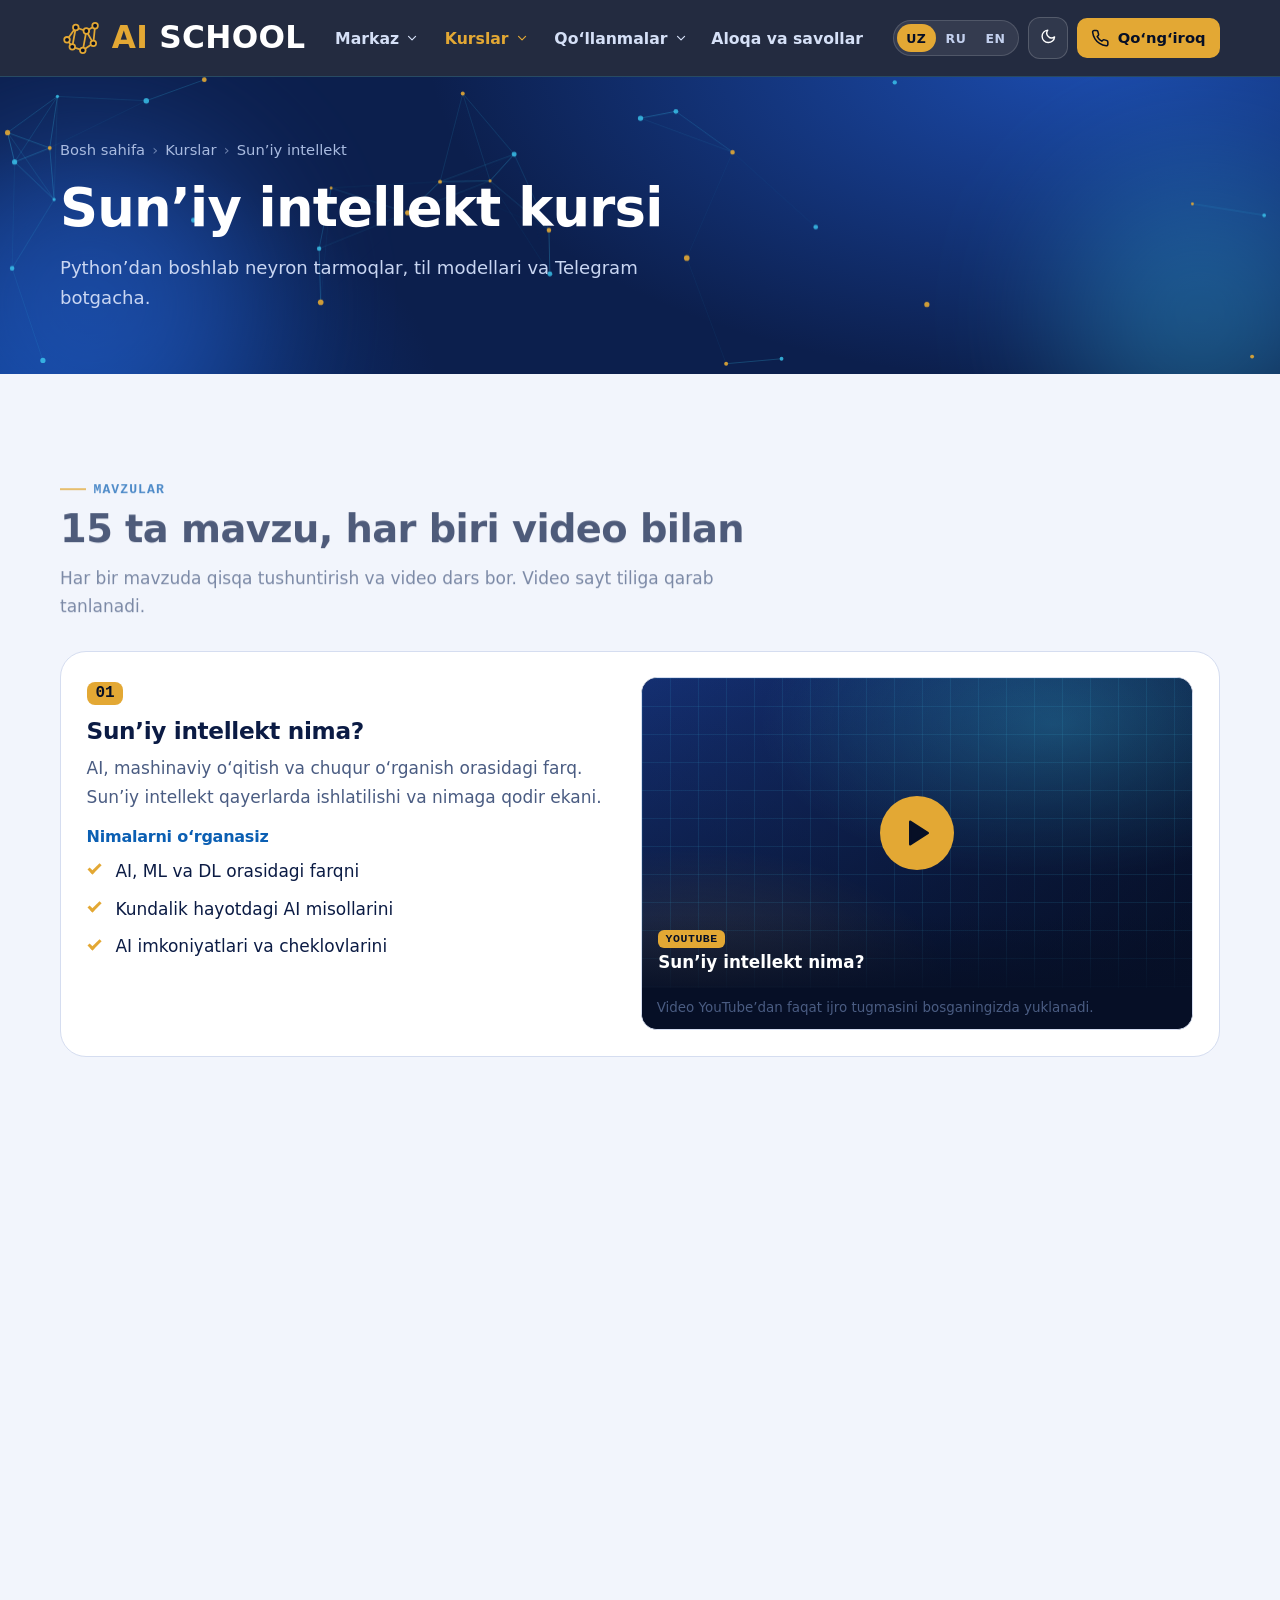
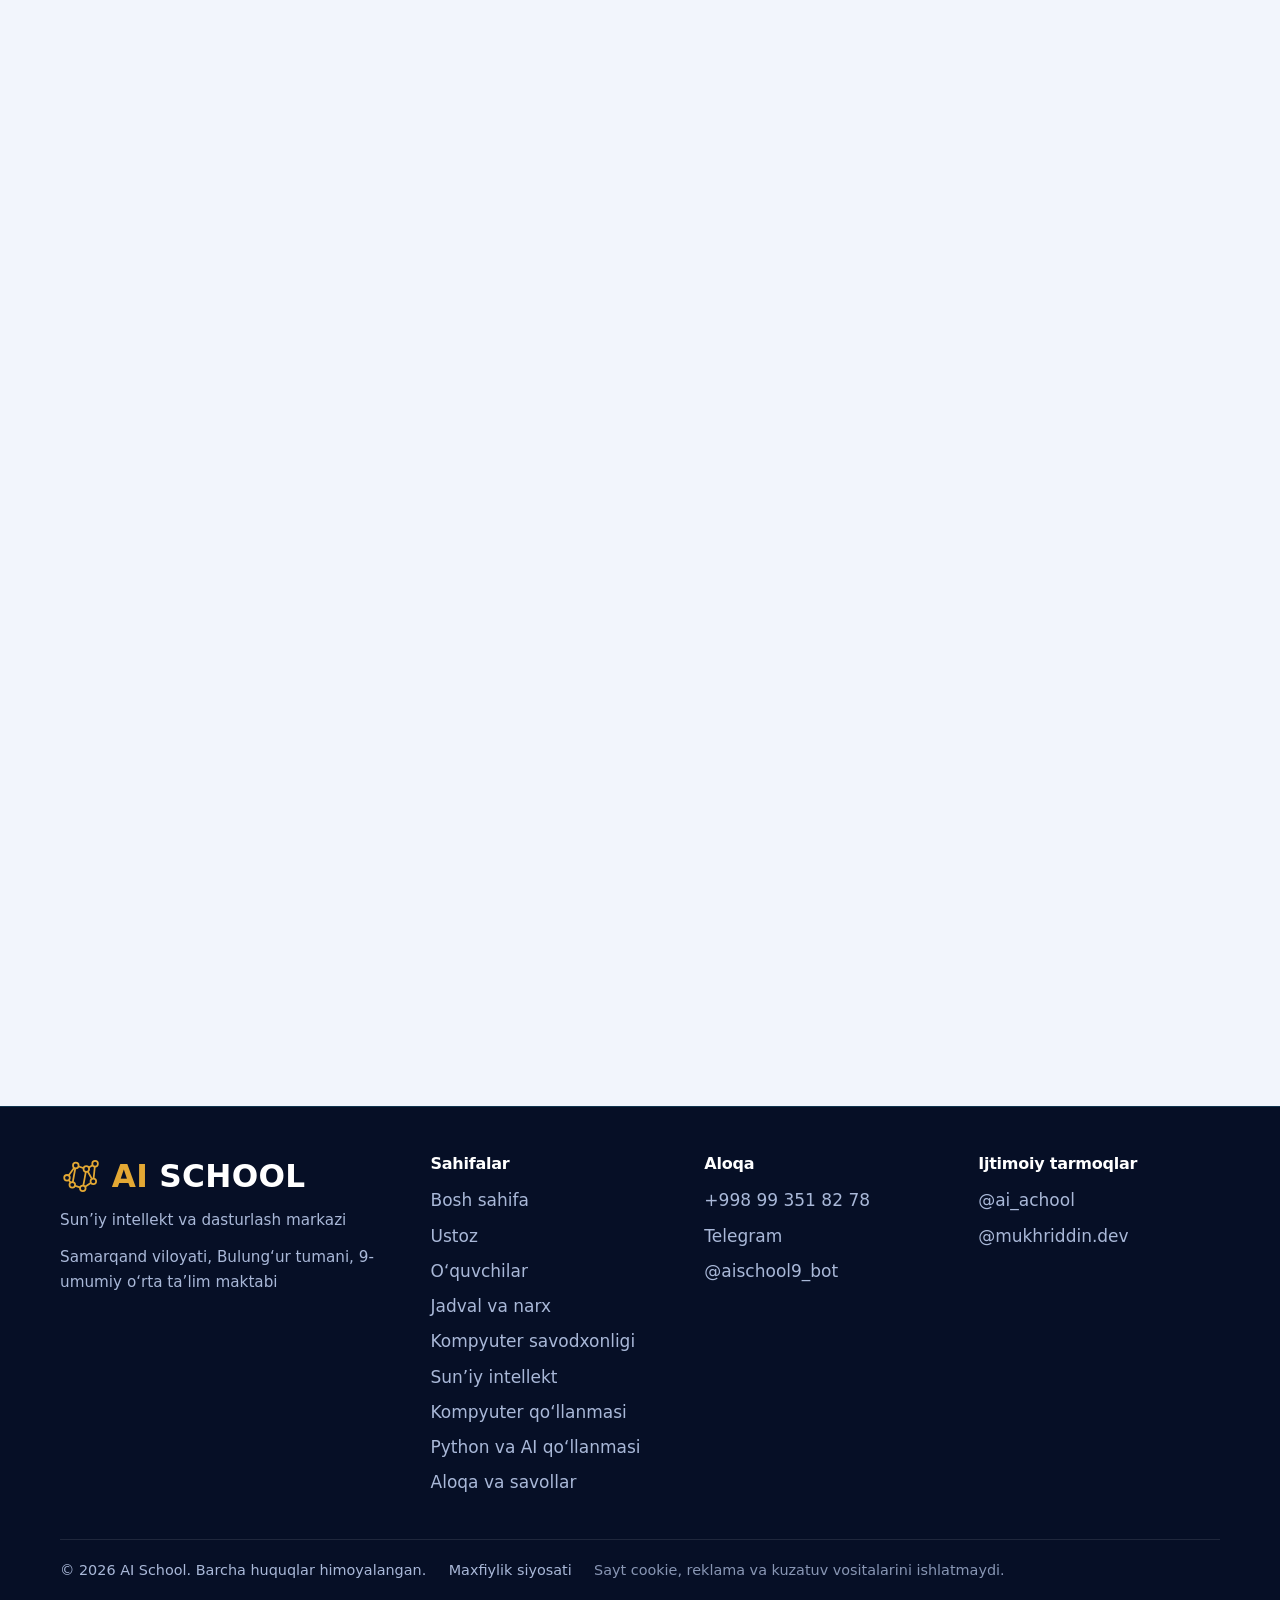
<file: course-ai.html>
<!DOCTYPE html>
<html lang="uz" data-theme="light">
<head>
<meta charset="utf-8">
<meta name="viewport" content="width=device-width, initial-scale=1, viewport-fit=cover">
<meta http-equiv="Content-Security-Policy" content="default-src 'self'; script-src 'self'; style-src 'self' https://fonts.googleapis.com; font-src 'self' https://fonts.gstatic.com; img-src 'self' data:; frame-src https://www.youtube-nocookie.com; connect-src 'self'; media-src 'none'; object-src 'none'; base-uri 'self'; form-action 'none'">
<meta name="referrer" content="strict-origin-when-cross-origin">
<meta name="robots" content="index, follow">
<meta property="og:type" content="website"><meta property="og:site_name" content="AI School">
<meta property="og:image" content="assets/images/hero.jpg">
<title data-i="k498">Sun’iy intellekt kursi — AI School</title>
<meta name="description" content="Sun’iy intellekt kursi: Python, ma’lumotlar, neyron tarmoqlar va til modellari." data-ia="content|k499">
<meta name="theme-color" content="#0C1F4D">
<link rel="icon" type="image/svg+xml" href="assets/images/favicon.svg">
<link rel="preconnect" href="https://fonts.googleapis.com"><link rel="preconnect" href="https://fonts.gstatic.com" crossorigin>
<link href="https://fonts.googleapis.com/css2?family=Manrope:wght@600;700;800&family=Onest:wght@400;500;600;700&display=swap" rel="stylesheet">
<link rel="stylesheet" href="assets/css/style.css">
<script src="assets/js/init.js"></script>
<script src="assets/js/videos.js" defer></script><script src="assets/js/main.js" defer></script>
</head>
<body>
<a class="skip" href="#main"><span data-i="ui_skip">Asosiy qismga o‘tish</span></a><div id="progress" aria-hidden="true"></div><header class="site-header"><div class="wrap bar"><a class="brand" href="index.html" aria-label="AI School — bosh sahifa" data-ia="aria-label|ui_brand_aria"><svg viewBox="0 0 48 48" aria-hidden="true" fill="none" stroke="#E3A834" stroke-width="2"><path d="M8 26 18 12 30 16 40 10M18 12 14 34 26 38 30 16M14 34 8 26M26 38 38 30 40 10M30 16 38 30"/><g fill="#060F26"><circle cx="8" cy="26" r="3.2"/><circle cx="18" cy="12" r="3.2"/><circle cx="30" cy="16" r="3.2"/><circle cx="40" cy="10" r="3.2"/><circle cx="14" cy="34" r="3.2"/><circle cx="26" cy="38" r="3.2"/><circle cx="38" cy="30" r="3.2"/></g></svg><span><b>AI</b> SCHOOL</span></a><nav class="nav" id="nav" aria-label="Asosiy menyu" data-ia="aria-label|ui_nav_aria"><ul><li class="has-sub"><button class="nav-btn" type="button" aria-expanded="false" aria-haspopup="true"><span data-i="nav_about">Markaz</span><svg class="ico chev" viewBox="0 0 24 24" aria-hidden="true"><path d="M6 9l6 6 6-6"/></svg></button><ul class="sub"><li><a href="teacher.html"><svg class="ico " viewBox="0 0 24 24" aria-hidden="true"><path d="M20 21v-2a4 4 0 0 0-4-4H8a4 4 0 0 0-4 4v2"/><circle cx="12" cy="7" r="4"/></svg><span data-i="nav_teacher">Ustoz</span></a></li><li><a href="students.html"><svg class="ico " viewBox="0 0 24 24" aria-hidden="true"><path d="M17 21v-2a4 4 0 0 0-4-4H5a4 4 0 0 0-4 4v2"/><circle cx="9" cy="7" r="4"/><path d="M23 21v-2a4 4 0 0 0-3-3.87M16 3.13a4 4 0 0 1 0 7.75"/></svg><span data-i="nav_students">O‘quvchilar</span></a></li><li><a href="schedule.html"><svg class="ico " viewBox="0 0 24 24" aria-hidden="true"><rect x="3" y="4" width="18" height="18" rx="2"/><path d="M16 2v4M8 2v4M3 10h18"/></svg><span data-i="nav_schedule">Jadval va narx</span></a></li></ul></li><li class="has-sub current"><button class="nav-btn" type="button" aria-expanded="false" aria-haspopup="true"><span data-i="nav_courses">Kurslar</span><svg class="ico chev" viewBox="0 0 24 24" aria-hidden="true"><path d="M6 9l6 6 6-6"/></svg></button><ul class="sub"><li><a href="course-computer.html"><svg class="ico " viewBox="0 0 24 24" aria-hidden="true"><rect x="2" y="3" width="20" height="14" rx="2"/><path d="M8 21h8M12 17v4"/></svg><span data-i="nav_c_pc">Kompyuter savodxonligi</span></a></li><li><a href="course-ai.html" aria-current="page"><svg class="ico " viewBox="0 0 24 24" aria-hidden="true"><rect x="4" y="4" width="16" height="16" rx="2"/><rect x="9" y="9" width="6" height="6"/><path d="M9 1v3M15 1v3M9 20v3M15 20v3M20 9h3M20 14h3M1 9h3M1 14h3"/></svg><span data-i="nav_c_ai">Sun’iy intellekt</span></a></li></ul></li><li class="has-sub"><button class="nav-btn" type="button" aria-expanded="false" aria-haspopup="true"><span data-i="nav_guides">Qo‘llanmalar</span><svg class="ico chev" viewBox="0 0 24 24" aria-hidden="true"><path d="M6 9l6 6 6-6"/></svg></button><ul class="sub"><li><a href="guide-computer.html"><svg class="ico " viewBox="0 0 24 24" aria-hidden="true"><path d="M2 3h6a4 4 0 0 1 4 4v14a3 3 0 0 0-3-3H2zM22 3h-6a4 4 0 0 0-4 4v14a3 3 0 0 1 3-3h7z"/></svg><span data-i="nav_g_pc">Kompyuter qo‘llanmasi</span></a></li><li><a href="guide-ai.html"><svg class="ico " viewBox="0 0 24 24" aria-hidden="true"><path d="M16 18l6-6-6-6M8 6l-6 6 6 6"/></svg><span data-i="nav_g_ai">Python va AI qo‘llanmasi</span></a></li></ul></li><li><a href="contact.html"><span data-i="nav_contact">Aloqa va savollar</span></a></li></ul><div class="nav-call"><a class="btn" href="tel:+998993518278"><svg class="ico " viewBox="0 0 24 24" aria-hidden="true"><path d="M22 16.92v3a2 2 0 0 1-2.18 2 19.79 19.79 0 0 1-8.63-3.07 19.5 19.5 0 0 1-6-6 19.79 19.79 0 0 1-3.07-8.67A2 2 0 0 1 4.11 2h3a2 2 0 0 1 2 1.72 12.84 12.84 0 0 0 .7 2.81 2 2 0 0 1-.45 2.11L8.09 9.91a16 16 0 0 0 6 6l1.27-1.27a2 2 0 0 1 2.11-.45 12.84 12.84 0 0 0 2.81.7A2 2 0 0 1 22 16.92z"/></svg><span data-i="btn_call">Qo‘ng‘iroq qilish</span></a></div></nav><div class="ctrl"><div class="lang" role="group" aria-label="Til" data-ia="aria-label|ui_lang_aria"><button type="button" data-lang="uz" aria-pressed="true">UZ</button><button type="button" data-lang="ru" aria-pressed="false">RU</button><button type="button" data-lang="en" aria-pressed="false">EN</button></div><button class="icon-btn" id="themeBtn" type="button" aria-pressed="false" aria-label="Tun rejimiga o‘tish" data-ia="aria-label|ui_theme_to_dark"><span class="moon"><svg class="ico " viewBox="0 0 24 24" aria-hidden="true"><path d="M21 12.79A9 9 0 1 1 11.21 3 7 7 0 0 0 21 12.79z"/></svg></span><span class="sun"><svg class="ico " viewBox="0 0 24 24" aria-hidden="true"><circle cx="12" cy="12" r="5"/><path d="M12 1v2M12 21v2M4.22 4.22l1.42 1.42M18.36 18.36l1.42 1.42M1 12h2M21 12h2M4.22 19.78l1.42-1.42M18.36 5.64l1.42-1.42"/></svg></span></button><a class="btn small call" href="tel:+998993518278"><svg class="ico " viewBox="0 0 24 24" aria-hidden="true"><path d="M22 16.92v3a2 2 0 0 1-2.18 2 19.79 19.79 0 0 1-8.63-3.07 19.5 19.5 0 0 1-6-6 19.79 19.79 0 0 1-3.07-8.67A2 2 0 0 1 4.11 2h3a2 2 0 0 1 2 1.72 12.84 12.84 0 0 0 .7 2.81 2 2 0 0 1-.45 2.11L8.09 9.91a16 16 0 0 0 6 6l1.27-1.27a2 2 0 0 1 2.11-.45 12.84 12.84 0 0 0 2.81.7A2 2 0 0 1 22 16.92z"/></svg><span><span data-i="btn_call_short">Qo‘ng‘iroq</span></span></a><button class="icon-btn burger" id="burger" type="button" aria-expanded="false" aria-controls="nav" aria-label="Menyu" data-ia="aria-label|ui_menu"><span class="m"><svg class="ico " viewBox="0 0 24 24" aria-hidden="true"><path d="M3 12h18M3 6h18M3 18h18"/></svg></span><span class="x"><svg class="ico " viewBox="0 0 24 24" aria-hidden="true"><path d="M18 6L6 18M6 6l12 12"/></svg></span></button></div></div></header>
<main id="main">
<section class="phero"><span class="blob b1"></span><span class="blob b3"></span><canvas class="net" data-density="12000" aria-hidden="true"></canvas><div class="wrap"><ol class="crumbs" aria-label="Sahifa yo‘li" data-ia="aria-label|ui_crumb"><li><a href="index.html"><span data-i="nav_home">Bosh sahifa</span></a></li><li><span data-i="nav_courses">Kurslar</span></li><li aria-current="page"><span data-i="k139">Sun’iy intellekt</span></li></ol><h1><span data-i="k140">Sun’iy intellekt kursi</span></h1><p class="lead"><span data-i="k141">Python’dan boshlab neyron tarmoqlar, til modellari va Telegram botgacha.</span></p></div></section><section class="section"><div class="wrap"><div class="shead reveal"><span class="eyebrow"><span data-i="c_topics">Mavzular</span></span><h2><span data-i="k142">15 ta mavzu, har biri video bilan</span></h2><p><span data-i="c_vidnote">Har bir mavzuda qisqa tushuntirish va video dars bor. Video sayt tiliga qarab tanlanadi.</span></p></div><div class="topics"><article class="topic reveal" id="ai-what"><div class="tinfo"><span class="tnum"></span><h3><span data-i="k143">Sun’iy intellekt nima?</span></h3><p><span data-i="k144">AI, mashinaviy o‘qitish va chuqur o‘rganish orasidagi farq. Sun’iy intellekt qayerlarda ishlatilishi va nimaga qodir ekani.</span></p><h4><span data-i="c_learn">Nimalarni o‘rganasiz</span></h4><ul class="checks"><li><span data-i="k145">AI, ML va DL orasidagi farqni</span></li><li><span data-i="k146">Kundalik hayotdagi AI misollarini</span></li><li><span data-i="k147">AI imkoniyatlari va cheklovlarini</span></li></ul></div><div class="tmedia"><div class="video" data-vid="ai-what"></div></div></article><article class="topic reveal" id="ai-setup"><div class="tinfo"><span class="tnum"></span><h3><span data-i="k148">Python’ni o‘rnatish va birinchi dastur</span></h3><p><span data-i="k149">Dasturlash muhitini tayyorlaymiz: Python, kod muharriri va Google Colab. Birinchi dasturingizni yozib ishga tushirasiz.</span></p><h4><span data-i="c_learn">Nimalarni o‘rganasiz</span></h4><ul class="checks"><li><span data-i="k150">Python va kod muharririni o‘rnatishni</span></li><li><span data-i="k151">Google Colab’da kod yozishni</span></li><li><span data-i="k152">Dasturni ishga tushirishni</span></li></ul></div><div class="tmedia"><div class="video" data-vid="ai-setup"></div></div></article><article class="topic reveal" id="ai-vars"><div class="tinfo"><span class="tnum"></span><h3><span data-i="k153">O‘zgaruvchilar va ma’lumot turlari</span></h3><p><span data-i="k154">Dasturda ma’lumot qanday saqlanishi: sonlar, matn va mantiqiy qiymatlar. Foydalanuvchidan ma’lumot olish va natijani chiqarish.</span></p><h4><span data-i="c_learn">Nimalarni o‘rganasiz</span></h4><ul class="checks"><li><span data-i="k155">int, float, str va bool turlarini</span></li><li><span data-i="k156">input() va print() bilan ishlashni</span></li><li><span data-i="k157">Oddiy kalkulyator yozishni</span></li></ul></div><div class="tmedia"><div class="video" data-vid="ai-vars"></div></div></article><article class="topic reveal" id="ai-flow"><div class="tinfo"><span class="tnum"></span><h3><span data-i="k158">Shartlar va sikllar</span></h3><p><span data-i="k159">Dastur qaror qabul qiladi va amallarni takrorlaydi. if, elif, else, for va while konstruksiyalari.</span></p><h4><span data-i="c_learn">Nimalarni o‘rganasiz</span></h4><ul class="checks"><li><span data-i="k160">Shart bo‘yicha tarmoqlanishni</span></li><li><span data-i="k161">for va while sikllarini</span></li><li><span data-i="k162">Taxmin o‘yini kabi mini-dasturlarni</span></li></ul></div><div class="tmedia"><div class="video" data-vid="ai-flow"></div></div></article><article class="topic reveal" id="ai-struct"><div class="tinfo"><span class="tnum"></span><h3><span data-i="k163">Ro‘yxat, lug‘at va boshqa tuzilmalar</span></h3><p><span data-i="k164">Ko‘p ma’lumotni tartib bilan saqlash: list, tuple, dict va set. List comprehension bilan qisqa va tez kod yozish.</span></p><h4><span data-i="c_learn">Nimalarni o‘rganasiz</span></h4><ul class="checks"><li><span data-i="k165">list va dict bilan ishlashni</span></li><li><span data-i="k166">Ma’lumotni saralash va qidirishni</span></li><li><span data-i="k167">List comprehension yozishni</span></li></ul></div><div class="tmedia"><div class="video" data-vid="ai-struct"></div></div></article><article class="topic reveal" id="ai-func"><div class="tinfo"><span class="tnum"></span><h3><span data-i="k168">Funksiyalar, modullar va OOP</span></h3><p><span data-i="k169">Kodni tartibga solish: funksiyalar, tayyor modullar, pip va virtual muhit. Sinf va obyektlar asoslari, xatolarni ushlash.</span></p><h4><span data-i="c_learn">Nimalarni o‘rganasiz</span></h4><ul class="checks"><li><span data-i="k170">Funksiya yozishni va chaqirishni</span></li><li><span data-i="k171">pip bilan kutubxona o‘rnatishni</span></li><li><span data-i="k172">class va try/except ishlatishni</span></li></ul></div><div class="tmedia"><div class="video" data-vid="ai-func"></div></div></article><article class="topic reveal" id="ai-math"><div class="tinfo"><span class="tnum"></span><h3><span data-i="k173">Sun’iy intellekt uchun matematika</span></h3><p><span data-i="k174">Murakkab formulalarsiz, tushunarli tarzda: vektor, matritsa, statistika, ehtimollik va gradient tushishi g‘oyasi.</span></p><h4><span data-i="c_learn">Nimalarni o‘rganasiz</span></h4><ul class="checks"><li><span data-i="k175">Vektor va matritsalar nima ekanini</span></li><li><span data-i="k176">O‘rtacha, dispersiya va ehtimollikni</span></li><li><span data-i="k177">Model xatosi qanday kamayishini</span></li></ul></div><div class="tmedia"><div class="video" data-vid="ai-math"></div></div></article><article class="topic reveal" id="ai-numpy"><div class="tinfo"><span class="tnum"></span><h3><span data-i="k178">NumPy: massivlar bilan ishlash</span></h3><p><span data-i="k179">Sonlar bilan tez hisoblash kutubxonasi. Massivlar, shakl o‘zgartirish, matematik amallar va matritsa ko‘paytirish.</span></p><h4><span data-i="c_learn">Nimalarni o‘rganasiz</span></h4><ul class="checks"><li><span data-i="k180">Massiv yaratish va indekslashni</span></li><li><span data-i="k181">Broadcasting va matematik amallarni</span></li><li><span data-i="k182">Statistik hisoblarni</span></li></ul></div><div class="tmedia"><div class="video" data-vid="ai-numpy"></div></div></article><article class="topic reveal" id="ai-pandas"><div class="tinfo"><span class="tnum"></span><h3><span data-i="k183">Pandas va Matplotlib</span></h3><p><span data-i="k184">Jadval ko‘rinishidagi ma’lumotni yuklash, tozalash, tahlil qilish va grafikda ko‘rsatish. Haqiqiy ma’lumotlar bilan mashq.</span></p><h4><span data-i="c_learn">Nimalarni o‘rganasiz</span></h4><ul class="checks"><li><span data-i="k185">CSV faylni o‘qish va DataFrame bilan ishlashni</span></li><li><span data-i="k186">Bo‘sh qiymatlarni tozalash va guruhlashni</span></li><li><span data-i="k187">Grafik va diagramma chizishni</span></li></ul></div><div class="tmedia"><div class="video" data-vid="ai-pandas"></div></div></article><article class="topic reveal" id="ai-ml"><div class="tinfo"><span class="tnum"></span><h3><span data-i="k188">Mashinaviy o‘qitish: scikit-learn</span></h3><p><span data-i="k189">Birinchi modelingizni yaratasiz: ma’lumotni o‘qitish va sinov qismlariga ajratish, modelni o‘qitish va baholash.</span></p><h4><span data-i="c_learn">Nimalarni o‘rganasiz</span></h4><ul class="checks"><li><span data-i="k190">Regressiya va klassifikatsiya farqini</span></li><li><span data-i="k191">train_test_split va fit/predict ishlatishni</span></li><li><span data-i="k192">Overfitting va metrikalarni</span></li></ul></div><div class="tmedia"><div class="video" data-vid="ai-ml"></div></div></article><article class="topic reveal" id="ai-dl"><div class="tinfo"><span class="tnum"></span><h3><span data-i="k193">Neyron tarmoqlar va chuqur o‘rganish</span></h3><p><span data-i="k194">Neyron tarmoq qanday “o‘rganadi”: vaznlar, aktivatsiya, yo‘qotish funksiyasi va teskari tarqalish. Keras bilan raqamlarni taniydigan model.</span></p><h4><span data-i="c_learn">Nimalarni o‘rganasiz</span></h4><ul class="checks"><li><span data-i="k195">Neyron, qatlam va aktivatsiya tushunchalarini</span></li><li><span data-i="k196">Keras’da modelni qurish va o‘qitishni</span></li><li><span data-i="k197">TensorFlow va PyTorch farqini</span></li></ul></div><div class="tmedia"><div class="video" data-vid="ai-dl"></div></div></article><article class="topic reveal" id="ai-cv"><div class="tinfo"><span class="tnum"></span><h3><span data-i="k198">Kompyuter ko‘rish: OpenCV</span></h3><p><span data-i="k199">Kompyuter rasm va videoni qanday “ko‘radi”. Rasmni o‘qish, rangini o‘zgartirish, chegaralarni topish va obyektlarni aniqlash.</span></p><h4><span data-i="c_learn">Nimalarni o‘rganasiz</span></h4><ul class="checks"><li><span data-i="k200">OpenCV bilan rasmni o‘qish va saqlashni</span></li><li><span data-i="k201">Rangsiz tasvir va chegaralarni topishni</span></li><li><span data-i="k202">Konvolyutsion tarmoq (CNN) g‘oyasini</span></li></ul></div><div class="tmedia"><div class="video" data-vid="ai-cv"></div></div></article><article class="topic reveal" id="ai-nlp"><div class="tinfo"><span class="tnum"></span><h3><span data-i="k203">Matn va katta til modellari</span></h3><p><span data-i="k204">Kompyuter matnni qanday tushunadi: tokenlar, embedding va transformerlar. Til modellaridan to‘g‘ri foydalanish va prompt yozish.</span></p><h4><span data-i="c_learn">Nimalarni o‘rganasiz</span></h4><ul class="checks"><li><span data-i="k205">Token, embedding va transformer nima ekanini</span></li><li><span data-i="k206">Hugging Face’dan tayyor modelni ishlatishni</span></li><li><span data-i="k207">Yaxshi prompt yozish va javobni tekshirishni</span></li></ul></div><div class="tmedia"><div class="video" data-vid="ai-nlp"></div></div></article><article class="topic reveal" id="ai-bot"><div class="tinfo"><span class="tnum"></span><h3><span data-i="k208">Telegram bot yaratish</span></h3><p><span data-i="k209">Birinchi amaliy loyiha: aiogram 3 bilan o‘z Telegram botingiz. Buyruqlar, tugmalar va modelni botga ulash.</span></p><h4><span data-i="c_learn">Nimalarni o‘rganasiz</span></h4><ul class="checks"><li><span data-i="k210">BotFather orqali bot yaratishni</span></li><li><span data-i="k211">Buyruq va xabarlarga javob berishni</span></li><li><span data-i="k212">Tokenni xavfsiz saqlashni</span></li></ul></div><div class="tmedia"><div class="video" data-vid="ai-bot"></div></div></article><article class="topic reveal" id="ai-ethics"><div class="tinfo"><span class="tnum"></span><h3><span data-i="k213">Etika, xavfsizlik va keyingi qadamlar</span></h3><p><span data-i="k214">Sun’iy intellektdan mas’uliyat bilan foydalanish: xolislik, maxfiylik, mualliflik huquqi va soxta kontent. Portfolio va rivojlanish yo‘li.</span></p><h4><span data-i="c_learn">Nimalarni o‘rganasiz</span></h4><ul class="checks"><li><span data-i="k215">Xolislik va maxfiylik tamoyillarini</span></li><li><span data-i="k216">Soxta kontentni aniqlashni</span></li><li><span data-i="k217">GitHub’da portfolio yaratishni</span></li></ul></div><div class="tmedia"><div class="video" data-vid="ai-ethics"></div></div></article></div></div></section><section class="section"><div class="wrap"><div class="cta reveal zoom"><h2><span data-i="cta_h">Darslarga yoziling</span></h2><p><span data-i="cta_p">Qo‘ng‘iroq qiling yoki Telegram’da yozing.</span></p><div class="actions"><a class="btn" href="tel:+998993518278"><svg class="ico " viewBox="0 0 24 24" aria-hidden="true"><path d="M22 16.92v3a2 2 0 0 1-2.18 2 19.79 19.79 0 0 1-8.63-3.07 19.5 19.5 0 0 1-6-6 19.79 19.79 0 0 1-3.07-8.67A2 2 0 0 1 4.11 2h3a2 2 0 0 1 2 1.72 12.84 12.84 0 0 0 .7 2.81 2 2 0 0 1-.45 2.11L8.09 9.91a16 16 0 0 0 6 6l1.27-1.27a2 2 0 0 1 2.11-.45 12.84 12.84 0 0 0 2.81.7A2 2 0 0 1 22 16.92z"/></svg><span data-i="btn_call">Qo‘ng‘iroq qilish</span></a><a class="btn ghost" href="schedule.html"><span data-i="nav_schedule">Jadval va narx</span></a></div></div></div></section>
</main>
<footer class="site-footer"><div class="wrap fgrid"><div><a class="brand" href="index.html"><svg viewBox="0 0 48 48" aria-hidden="true" fill="none" stroke="#E3A834" stroke-width="2"><path d="M8 26 18 12 30 16 40 10M18 12 14 34 26 38 30 16M14 34 8 26M26 38 38 30 40 10M30 16 38 30"/><g fill="#060F26"><circle cx="8" cy="26" r="3.2"/><circle cx="18" cy="12" r="3.2"/><circle cx="30" cy="16" r="3.2"/><circle cx="40" cy="10" r="3.2"/><circle cx="14" cy="34" r="3.2"/><circle cx="26" cy="38" r="3.2"/><circle cx="38" cy="30" r="3.2"/></g></svg><span><b>AI</b> SCHOOL</span></a><p><span data-i="f_tag">Sun’iy intellekt va dasturlash markazi</span></p><p><span data-i="f_addr">Samarqand viloyati, Bulung‘ur tumani, 9-umumiy o‘rta ta’lim maktabi</span></p></div><div><h3><span data-i="f_pages">Sahifalar</span></h3><ul><li><a href="index.html"><span data-i="nav_home">Bosh sahifa</span></a></li><li><a href="teacher.html"><span data-i="nav_teacher">Ustoz</span></a></li><li><a href="students.html"><span data-i="nav_students">O‘quvchilar</span></a></li><li><a href="schedule.html"><span data-i="nav_schedule">Jadval va narx</span></a></li><li><a href="course-computer.html"><span data-i="nav_c_pc">Kompyuter savodxonligi</span></a></li><li><a href="course-ai.html"><span data-i="nav_c_ai">Sun’iy intellekt</span></a></li><li><a href="guide-computer.html"><span data-i="nav_g_pc">Kompyuter qo‘llanmasi</span></a></li><li><a href="guide-ai.html"><span data-i="nav_g_ai">Python va AI qo‘llanmasi</span></a></li><li><a href="contact.html"><span data-i="nav_contact">Aloqa va savollar</span></a></li></ul></div><div><h3><span data-i="f_contact">Aloqa</span></h3><ul><li><a href="tel:+998993518278">+998 99 351 82 78</a></li><li><a href="https://t.me/ai_school9" target="_blank" rel="noopener noreferrer">Telegram</a></li><li><a href="https://t.me/aischool9_bot" target="_blank" rel="noopener noreferrer">@aischool9_bot</a></li></ul></div><div><h3><span data-i="f_social">Ijtimoiy tarmoqlar</span></h3><ul><li><a href="https://instagram.com/ai_achool" target="_blank" rel="noopener noreferrer">@ai_achool</a></li><li><a href="https://instagram.com/mukhriddin.dev" target="_blank" rel="noopener noreferrer">@mukhriddin.dev</a></li></ul></div></div><div class="wrap fbottom"><span><span data-i="f_rights">© 2026 AI School. Barcha huquqlar himoyalangan.</span></span><a href="privacy.html"><span data-i="nav_privacy">Maxfiylik siyosati</span></a><span class="fnote"><span data-i="f_nocookie">Sayt cookie, reklama va kuzatuv vositalarini ishlatmaydi.</span></span></div></footer><button id="toTop" type="button" aria-label="Tepaga" data-ia="aria-label|ui_top"><svg class="ico " viewBox="0 0 24 24" aria-hidden="true"><path d="M12 19V5M5 12l7-7 7 7"/></svg></button>
</body>
</html>
</file>
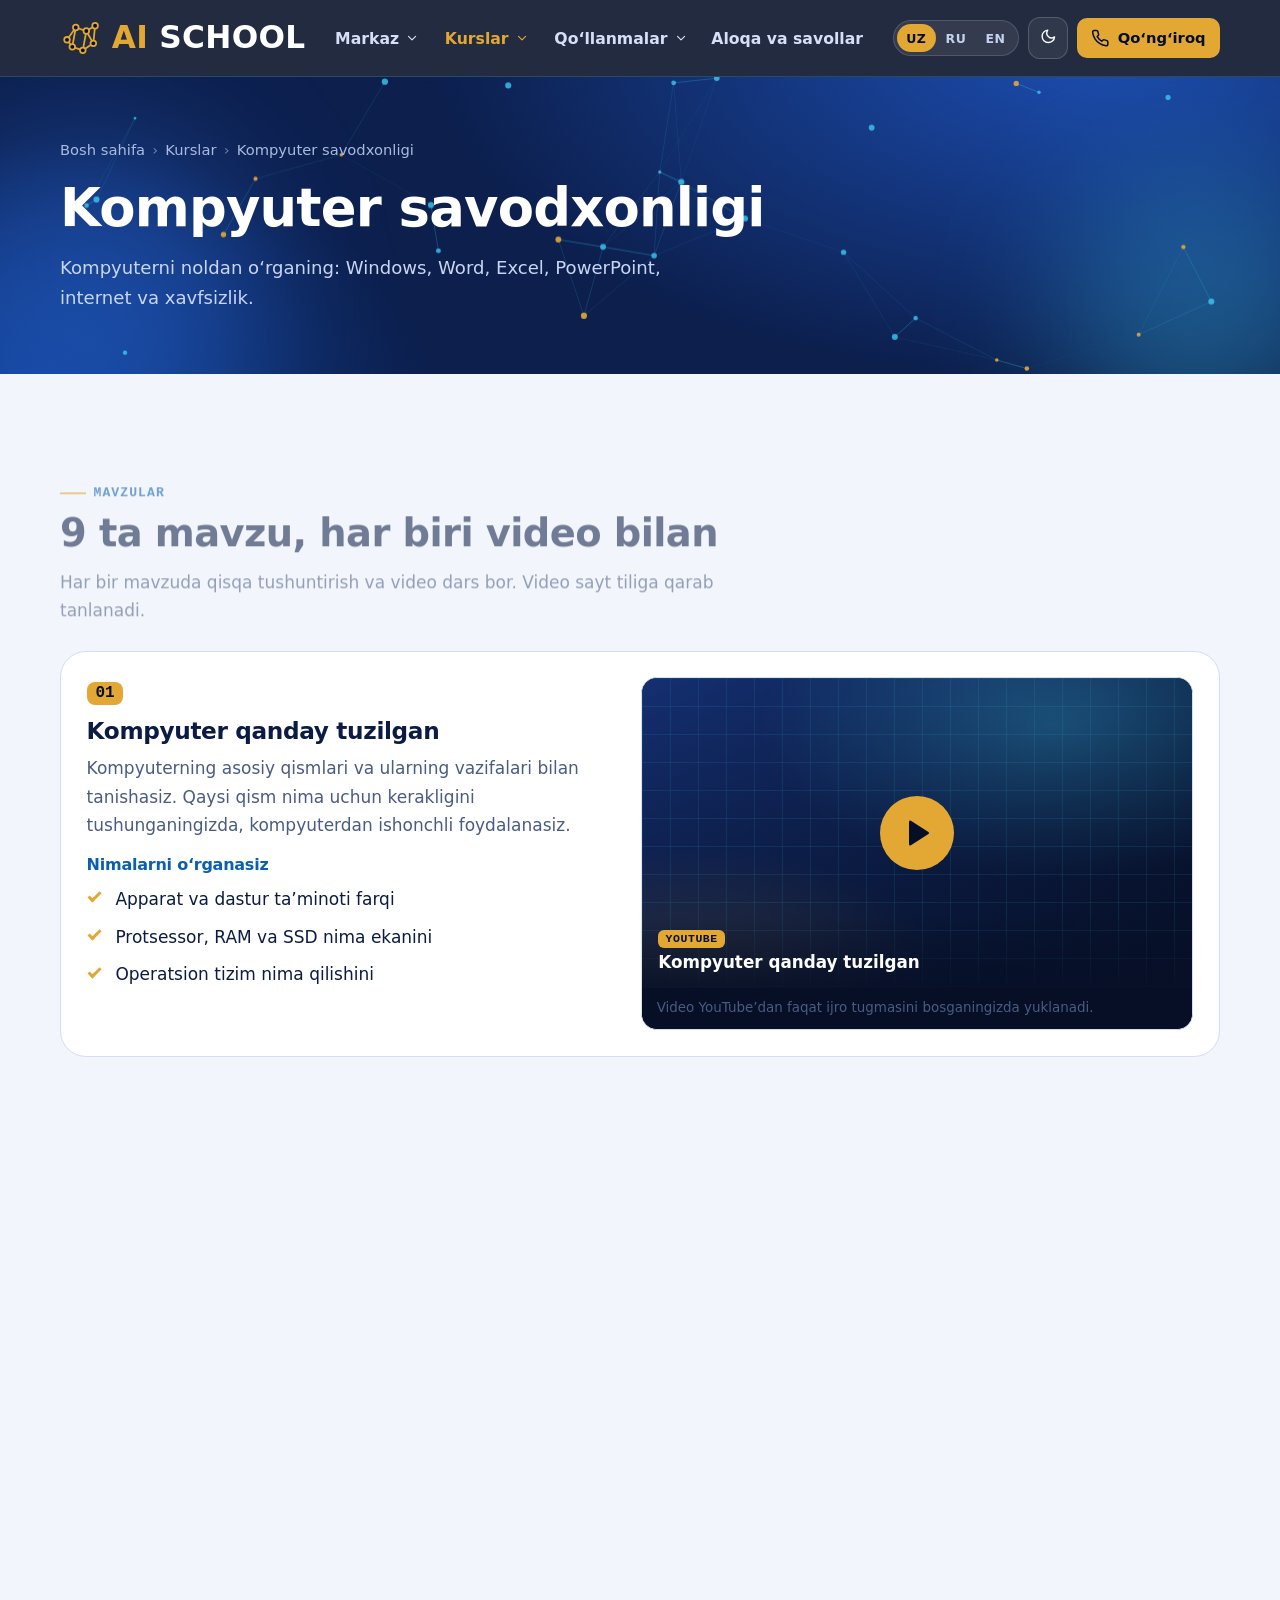
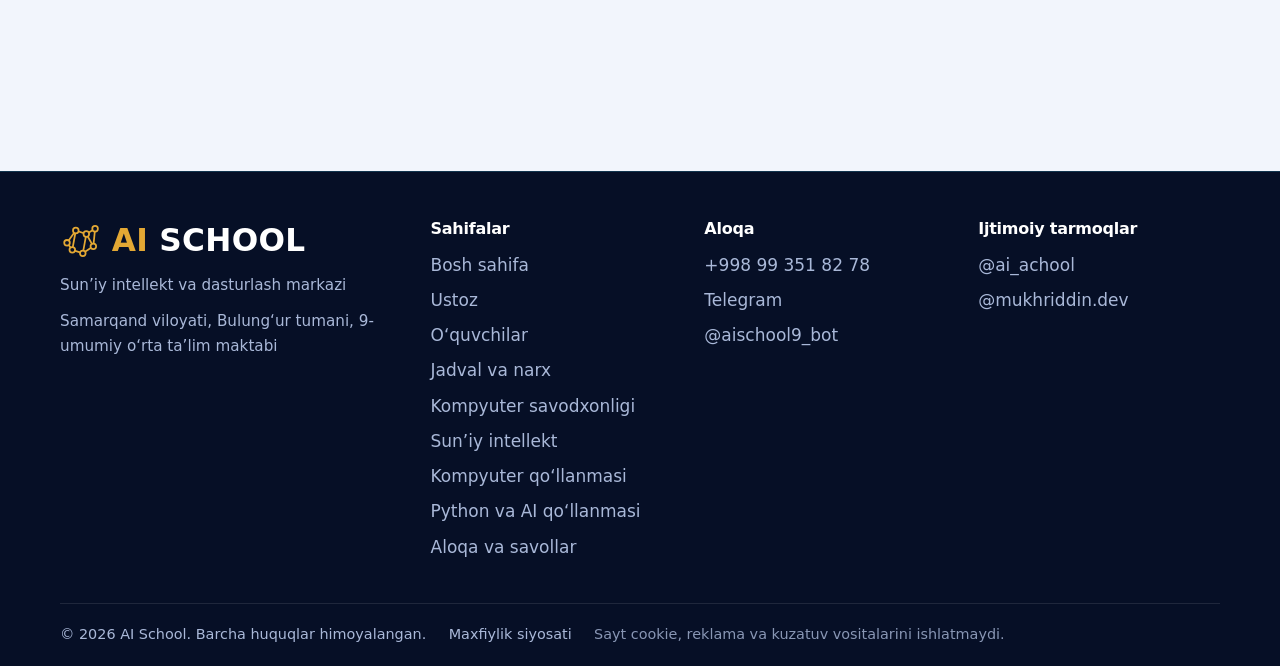
<file: course-computer.html>
<!DOCTYPE html>
<html lang="uz" data-theme="light">
<head>
<meta charset="utf-8">
<meta name="viewport" content="width=device-width, initial-scale=1, viewport-fit=cover">
<meta http-equiv="Content-Security-Policy" content="default-src 'self'; script-src 'self'; style-src 'self' https://fonts.googleapis.com; font-src 'self' https://fonts.gstatic.com; img-src 'self' data:; frame-src https://www.youtube-nocookie.com; connect-src 'self'; media-src 'none'; object-src 'none'; base-uri 'self'; form-action 'none'">
<meta name="referrer" content="strict-origin-when-cross-origin">
<meta name="robots" content="index, follow">
<meta property="og:type" content="website"><meta property="og:site_name" content="AI School">
<meta property="og:image" content="assets/images/hero.jpg">
<title data-i="k496">Kompyuter savodxonligi kursi — AI School</title>
<meta name="description" content="Kompyuter savodxonligi kursi: mavzular va video darslar." data-ia="content|k497">
<meta name="theme-color" content="#0C1F4D">
<link rel="icon" type="image/svg+xml" href="assets/images/favicon.svg">
<link rel="preconnect" href="https://fonts.googleapis.com"><link rel="preconnect" href="https://fonts.gstatic.com" crossorigin>
<link href="https://fonts.googleapis.com/css2?family=Manrope:wght@600;700;800&family=Onest:wght@400;500;600;700&display=swap" rel="stylesheet">
<link rel="stylesheet" href="assets/css/style.css">
<script src="assets/js/init.js"></script>
<script src="assets/js/videos.js" defer></script><script src="assets/js/main.js" defer></script>
</head>
<body>
<a class="skip" href="#main"><span data-i="ui_skip">Asosiy qismga o‘tish</span></a><div id="progress" aria-hidden="true"></div><header class="site-header"><div class="wrap bar"><a class="brand" href="index.html" aria-label="AI School — bosh sahifa" data-ia="aria-label|ui_brand_aria"><svg viewBox="0 0 48 48" aria-hidden="true" fill="none" stroke="#E3A834" stroke-width="2"><path d="M8 26 18 12 30 16 40 10M18 12 14 34 26 38 30 16M14 34 8 26M26 38 38 30 40 10M30 16 38 30"/><g fill="#060F26"><circle cx="8" cy="26" r="3.2"/><circle cx="18" cy="12" r="3.2"/><circle cx="30" cy="16" r="3.2"/><circle cx="40" cy="10" r="3.2"/><circle cx="14" cy="34" r="3.2"/><circle cx="26" cy="38" r="3.2"/><circle cx="38" cy="30" r="3.2"/></g></svg><span><b>AI</b> SCHOOL</span></a><nav class="nav" id="nav" aria-label="Asosiy menyu" data-ia="aria-label|ui_nav_aria"><ul><li class="has-sub"><button class="nav-btn" type="button" aria-expanded="false" aria-haspopup="true"><span data-i="nav_about">Markaz</span><svg class="ico chev" viewBox="0 0 24 24" aria-hidden="true"><path d="M6 9l6 6 6-6"/></svg></button><ul class="sub"><li><a href="teacher.html"><svg class="ico " viewBox="0 0 24 24" aria-hidden="true"><path d="M20 21v-2a4 4 0 0 0-4-4H8a4 4 0 0 0-4 4v2"/><circle cx="12" cy="7" r="4"/></svg><span data-i="nav_teacher">Ustoz</span></a></li><li><a href="students.html"><svg class="ico " viewBox="0 0 24 24" aria-hidden="true"><path d="M17 21v-2a4 4 0 0 0-4-4H5a4 4 0 0 0-4 4v2"/><circle cx="9" cy="7" r="4"/><path d="M23 21v-2a4 4 0 0 0-3-3.87M16 3.13a4 4 0 0 1 0 7.75"/></svg><span data-i="nav_students">O‘quvchilar</span></a></li><li><a href="schedule.html"><svg class="ico " viewBox="0 0 24 24" aria-hidden="true"><rect x="3" y="4" width="18" height="18" rx="2"/><path d="M16 2v4M8 2v4M3 10h18"/></svg><span data-i="nav_schedule">Jadval va narx</span></a></li></ul></li><li class="has-sub current"><button class="nav-btn" type="button" aria-expanded="false" aria-haspopup="true"><span data-i="nav_courses">Kurslar</span><svg class="ico chev" viewBox="0 0 24 24" aria-hidden="true"><path d="M6 9l6 6 6-6"/></svg></button><ul class="sub"><li><a href="course-computer.html" aria-current="page"><svg class="ico " viewBox="0 0 24 24" aria-hidden="true"><rect x="2" y="3" width="20" height="14" rx="2"/><path d="M8 21h8M12 17v4"/></svg><span data-i="nav_c_pc">Kompyuter savodxonligi</span></a></li><li><a href="course-ai.html"><svg class="ico " viewBox="0 0 24 24" aria-hidden="true"><rect x="4" y="4" width="16" height="16" rx="2"/><rect x="9" y="9" width="6" height="6"/><path d="M9 1v3M15 1v3M9 20v3M15 20v3M20 9h3M20 14h3M1 9h3M1 14h3"/></svg><span data-i="nav_c_ai">Sun’iy intellekt</span></a></li></ul></li><li class="has-sub"><button class="nav-btn" type="button" aria-expanded="false" aria-haspopup="true"><span data-i="nav_guides">Qo‘llanmalar</span><svg class="ico chev" viewBox="0 0 24 24" aria-hidden="true"><path d="M6 9l6 6 6-6"/></svg></button><ul class="sub"><li><a href="guide-computer.html"><svg class="ico " viewBox="0 0 24 24" aria-hidden="true"><path d="M2 3h6a4 4 0 0 1 4 4v14a3 3 0 0 0-3-3H2zM22 3h-6a4 4 0 0 0-4 4v14a3 3 0 0 1 3-3h7z"/></svg><span data-i="nav_g_pc">Kompyuter qo‘llanmasi</span></a></li><li><a href="guide-ai.html"><svg class="ico " viewBox="0 0 24 24" aria-hidden="true"><path d="M16 18l6-6-6-6M8 6l-6 6 6 6"/></svg><span data-i="nav_g_ai">Python va AI qo‘llanmasi</span></a></li></ul></li><li><a href="contact.html"><span data-i="nav_contact">Aloqa va savollar</span></a></li></ul><div class="nav-call"><a class="btn" href="tel:+998993518278"><svg class="ico " viewBox="0 0 24 24" aria-hidden="true"><path d="M22 16.92v3a2 2 0 0 1-2.18 2 19.79 19.79 0 0 1-8.63-3.07 19.5 19.5 0 0 1-6-6 19.79 19.79 0 0 1-3.07-8.67A2 2 0 0 1 4.11 2h3a2 2 0 0 1 2 1.72 12.84 12.84 0 0 0 .7 2.81 2 2 0 0 1-.45 2.11L8.09 9.91a16 16 0 0 0 6 6l1.27-1.27a2 2 0 0 1 2.11-.45 12.84 12.84 0 0 0 2.81.7A2 2 0 0 1 22 16.92z"/></svg><span data-i="btn_call">Qo‘ng‘iroq qilish</span></a></div></nav><div class="ctrl"><div class="lang" role="group" aria-label="Til" data-ia="aria-label|ui_lang_aria"><button type="button" data-lang="uz" aria-pressed="true">UZ</button><button type="button" data-lang="ru" aria-pressed="false">RU</button><button type="button" data-lang="en" aria-pressed="false">EN</button></div><button class="icon-btn" id="themeBtn" type="button" aria-pressed="false" aria-label="Tun rejimiga o‘tish" data-ia="aria-label|ui_theme_to_dark"><span class="moon"><svg class="ico " viewBox="0 0 24 24" aria-hidden="true"><path d="M21 12.79A9 9 0 1 1 11.21 3 7 7 0 0 0 21 12.79z"/></svg></span><span class="sun"><svg class="ico " viewBox="0 0 24 24" aria-hidden="true"><circle cx="12" cy="12" r="5"/><path d="M12 1v2M12 21v2M4.22 4.22l1.42 1.42M18.36 18.36l1.42 1.42M1 12h2M21 12h2M4.22 19.78l1.42-1.42M18.36 5.64l1.42-1.42"/></svg></span></button><a class="btn small call" href="tel:+998993518278"><svg class="ico " viewBox="0 0 24 24" aria-hidden="true"><path d="M22 16.92v3a2 2 0 0 1-2.18 2 19.79 19.79 0 0 1-8.63-3.07 19.5 19.5 0 0 1-6-6 19.79 19.79 0 0 1-3.07-8.67A2 2 0 0 1 4.11 2h3a2 2 0 0 1 2 1.72 12.84 12.84 0 0 0 .7 2.81 2 2 0 0 1-.45 2.11L8.09 9.91a16 16 0 0 0 6 6l1.27-1.27a2 2 0 0 1 2.11-.45 12.84 12.84 0 0 0 2.81.7A2 2 0 0 1 22 16.92z"/></svg><span><span data-i="btn_call_short">Qo‘ng‘iroq</span></span></a><button class="icon-btn burger" id="burger" type="button" aria-expanded="false" aria-controls="nav" aria-label="Menyu" data-ia="aria-label|ui_menu"><span class="m"><svg class="ico " viewBox="0 0 24 24" aria-hidden="true"><path d="M3 12h18M3 6h18M3 18h18"/></svg></span><span class="x"><svg class="ico " viewBox="0 0 24 24" aria-hidden="true"><path d="M18 6L6 18M6 6l12 12"/></svg></span></button></div></div></header>
<main id="main">
<section class="phero"><span class="blob b1"></span><span class="blob b3"></span><canvas class="net" data-density="12000" aria-hidden="true"></canvas><div class="wrap"><ol class="crumbs" aria-label="Sahifa yo‘li" data-ia="aria-label|ui_crumb"><li><a href="index.html"><span data-i="nav_home">Bosh sahifa</span></a></li><li><span data-i="nav_courses">Kurslar</span></li><li aria-current="page"><span data-i="k90">Kompyuter savodxonligi</span></li></ol><h1><span data-i="k91">Kompyuter savodxonligi</span></h1><p class="lead"><span data-i="k92">Kompyuterni noldan o‘rganing: Windows, Word, Excel, PowerPoint, internet va xavfsizlik.</span></p></div></section><section class="section"><div class="wrap"><div class="shead reveal"><span class="eyebrow"><span data-i="c_topics">Mavzular</span></span><h2><span data-i="k93">9 ta mavzu, har biri video bilan</span></h2><p><span data-i="c_vidnote">Har bir mavzuda qisqa tushuntirish va video dars bor. Video sayt tiliga qarab tanlanadi.</span></p></div><div class="topics"><article class="topic reveal" id="pc-hw"><div class="tinfo"><span class="tnum"></span><h3><span data-i="k94">Kompyuter qanday tuzilgan</span></h3><p><span data-i="k95">Kompyuterning asosiy qismlari va ularning vazifalari bilan tanishasiz. Qaysi qism nima uchun kerakligini tushunganingizda, kompyuterdan ishonchli foydalanasiz.</span></p><h4><span data-i="c_learn">Nimalarni o‘rganasiz</span></h4><ul class="checks"><li><span data-i="k96">Apparat va dastur ta’minoti farqi</span></li><li><span data-i="k97">Protsessor, RAM va SSD nima ekanini</span></li><li><span data-i="k98">Operatsion tizim nima qilishini</span></li></ul></div><div class="tmedia"><div class="video" data-vid="pc-hw"></div></div></article><article class="topic reveal" id="pc-win"><div class="tinfo"><span class="tnum"></span><h3><span data-i="k99">Windows bilan tanishuv</span></h3><p><span data-i="k100">Ish stoli, Start menyusi, oynalar va sozlamalar. Kompyuterni yoqishdan to‘g‘ri o‘chirishgacha bo‘lgan barcha asosiy amallarni mashq qilasiz.</span></p><h4><span data-i="c_learn">Nimalarni o‘rganasiz</span></h4><ul class="checks"><li><span data-i="k101">Ish stoli va Start menyusidan foydalanishni</span></li><li><span data-i="k102">Oynalar bilan ishlashni va ular orasida almashishni</span></li><li><span data-i="k103">Ovoz, ekran va Wi‑Fi sozlamalarini</span></li></ul></div><div class="tmedia"><div class="video" data-vid="pc-win"></div></div></article><article class="topic reveal" id="pc-files"><div class="tinfo"><span class="tnum"></span><h3><span data-i="k104">Fayllar va papkalar</span></h3><p><span data-i="k105">Fayllarni tartibli saqlash, topish va yo‘qotmaslik. Fayl turlari, flesh-disk va arxivlar bilan ishlashni o‘rganasiz.</span></p><h4><span data-i="c_learn">Nimalarni o‘rganasiz</span></h4><ul class="checks"><li><span data-i="k106">Papka yaratish, nusxalash, ko‘chirish va o‘chirishni</span></li><li><span data-i="k107">Fayl kengaytmalarini (.docx, .pdf, .jpg) tanishni</span></li><li><span data-i="k108">Flesh-diskni xavfsiz ishlatish va arxivlashni</span></li></ul></div><div class="tmedia"><div class="video" data-vid="pc-files"></div></div></article><article class="topic reveal" id="pc-keys"><div class="tinfo"><span class="tnum"></span><h3><span data-i="k109">Klaviatura va tez yozish</span></h3><p><span data-i="k110">Ko‘rmasdan yozish usuli va eng kerakli issiq tugmalar. Tez yozish ish va o‘qishni sezilarli tezlashtiradi.</span></p><h4><span data-i="c_learn">Nimalarni o‘rganasiz</span></h4><ul class="checks"><li><span data-i="k111">Barmoqlarni to‘g‘ri joylashtirishni</span></li><li><span data-i="k112">Ctrl+C, Ctrl+V, Ctrl+Z kabi issiq tugmalarni</span></li><li><span data-i="k113">O‘zbek lotin harflarini (o‘, g‘) yozishni</span></li></ul></div><div class="tmedia"><div class="video" data-vid="pc-keys"></div></div></article><article class="topic reveal" id="pc-word"><div class="tinfo"><span class="tnum"></span><h3><span data-i="k114">Microsoft Word</span></h3><p><span data-i="k115">Hujjat, ariza, referat va xatlarni chiroyli tayyorlash. Matn formatlash, jadval va rasm qo‘shish, PDF’ga saqlash.</span></p><h4><span data-i="c_learn">Nimalarni o‘rganasiz</span></h4><ul class="checks"><li><span data-i="k116">Shrift, abzats va qatorlar oralig‘ini sozlashni</span></li><li><span data-i="k117">Jadval, rasm va sahifa raqamini qo‘shishni</span></li><li><span data-i="k118">Hujjatni PDF qilib saqlash va chop etishni</span></li></ul></div><div class="tmedia"><div class="video" data-vid="pc-word"></div></div></article><article class="topic reveal" id="pc-excel"><div class="tinfo"><span class="tnum"></span><h3><span data-i="k119">Microsoft Excel</span></h3><p><span data-i="k120">Jadvallar, hisob-kitob va diagrammalar. Formulalar yordamida ko‘p vaqt talab qiladigan hisoblarni soniyalarda bajarasiz.</span></p><h4><span data-i="c_learn">Nimalarni o‘rganasiz</span></h4><ul class="checks"><li><span data-i="k121">SUM, AVERAGE, IF kabi formulalarni</span></li><li><span data-i="k122">Ma’lumotni saralash va filtrlashni</span></li><li><span data-i="k123">Diagramma yaratishni</span></li></ul></div><div class="tmedia"><div class="video" data-vid="pc-excel"></div></div></article><article class="topic reveal" id="pc-ppt"><div class="tinfo"><span class="tnum"></span><h3><span data-i="k124">Microsoft PowerPoint</span></h3><p><span data-i="k125">Tushunarli va jozibali taqdimot tayyorlash. Slayd tuzilishi, dizayn va chiqish qoidalari.</span></p><h4><span data-i="c_learn">Nimalarni o‘rganasiz</span></h4><ul class="checks"><li><span data-i="k126">Slaydlarni tuzish va dizayn tanlashni</span></li><li><span data-i="k127">Rasm, diagramma va animatsiya qo‘shishni</span></li><li><span data-i="k128">Taqdimotni ishonch bilan namoyish qilishni</span></li></ul></div><div class="tmedia"><div class="video" data-vid="pc-ppt"></div></div></article><article class="topic reveal" id="pc-net"><div class="tinfo"><span class="tnum"></span><h3><span data-i="k129">Internet va elektron pochta</span></h3><p><span data-i="k130">Brauzer bilan ishlash, kerakli ma’lumotni topish va elektron pochta orqali fayl yuborish.</span></p><h4><span data-i="c_learn">Nimalarni o‘rganasiz</span></h4><ul class="checks"><li><span data-i="k131">Aniq qidirish va manbani tekshirishni</span></li><li><span data-i="k132">Pochta ochish, xat yozish va fayl biriktirishni</span></li><li><span data-i="k133">Bulutli xotira orqali fayl ulashishni</span></li></ul></div><div class="tmedia"><div class="video" data-vid="pc-net"></div></div></article><article class="topic reveal" id="pc-sec"><div class="tinfo"><span class="tnum"></span><h3><span data-i="k134">Internet xavfsizligi</span></h3><p><span data-i="k135">Parollar, fishing va aldovchilardan saqlanish. Shaxsiy ma’lumotlaringiz va pulingizni himoya qilish qoidalari.</span></p><h4><span data-i="c_learn">Nimalarni o‘rganasiz</span></h4><ul class="checks"><li><span data-i="k136">Kuchli parol yaratish va ikki bosqichli tasdiqlashni</span></li><li><span data-i="k137">Fishing xabarlarini ajratib olishni</span></li><li><span data-i="k138">SMS kod va karta ma’lumotlarini himoya qilishni</span></li></ul></div><div class="tmedia"><div class="video" data-vid="pc-sec"></div></div></article></div></div></section><section class="section"><div class="wrap"><div class="cta reveal zoom"><h2><span data-i="cta_h">Darslarga yoziling</span></h2><p><span data-i="cta_p">Qo‘ng‘iroq qiling yoki Telegram’da yozing.</span></p><div class="actions"><a class="btn" href="tel:+998993518278"><svg class="ico " viewBox="0 0 24 24" aria-hidden="true"><path d="M22 16.92v3a2 2 0 0 1-2.18 2 19.79 19.79 0 0 1-8.63-3.07 19.5 19.5 0 0 1-6-6 19.79 19.79 0 0 1-3.07-8.67A2 2 0 0 1 4.11 2h3a2 2 0 0 1 2 1.72 12.84 12.84 0 0 0 .7 2.81 2 2 0 0 1-.45 2.11L8.09 9.91a16 16 0 0 0 6 6l1.27-1.27a2 2 0 0 1 2.11-.45 12.84 12.84 0 0 0 2.81.7A2 2 0 0 1 22 16.92z"/></svg><span data-i="btn_call">Qo‘ng‘iroq qilish</span></a><a class="btn ghost" href="schedule.html"><span data-i="nav_schedule">Jadval va narx</span></a></div></div></div></section>
</main>
<footer class="site-footer"><div class="wrap fgrid"><div><a class="brand" href="index.html"><svg viewBox="0 0 48 48" aria-hidden="true" fill="none" stroke="#E3A834" stroke-width="2"><path d="M8 26 18 12 30 16 40 10M18 12 14 34 26 38 30 16M14 34 8 26M26 38 38 30 40 10M30 16 38 30"/><g fill="#060F26"><circle cx="8" cy="26" r="3.2"/><circle cx="18" cy="12" r="3.2"/><circle cx="30" cy="16" r="3.2"/><circle cx="40" cy="10" r="3.2"/><circle cx="14" cy="34" r="3.2"/><circle cx="26" cy="38" r="3.2"/><circle cx="38" cy="30" r="3.2"/></g></svg><span><b>AI</b> SCHOOL</span></a><p><span data-i="f_tag">Sun’iy intellekt va dasturlash markazi</span></p><p><span data-i="f_addr">Samarqand viloyati, Bulung‘ur tumani, 9-umumiy o‘rta ta’lim maktabi</span></p></div><div><h3><span data-i="f_pages">Sahifalar</span></h3><ul><li><a href="index.html"><span data-i="nav_home">Bosh sahifa</span></a></li><li><a href="teacher.html"><span data-i="nav_teacher">Ustoz</span></a></li><li><a href="students.html"><span data-i="nav_students">O‘quvchilar</span></a></li><li><a href="schedule.html"><span data-i="nav_schedule">Jadval va narx</span></a></li><li><a href="course-computer.html"><span data-i="nav_c_pc">Kompyuter savodxonligi</span></a></li><li><a href="course-ai.html"><span data-i="nav_c_ai">Sun’iy intellekt</span></a></li><li><a href="guide-computer.html"><span data-i="nav_g_pc">Kompyuter qo‘llanmasi</span></a></li><li><a href="guide-ai.html"><span data-i="nav_g_ai">Python va AI qo‘llanmasi</span></a></li><li><a href="contact.html"><span data-i="nav_contact">Aloqa va savollar</span></a></li></ul></div><div><h3><span data-i="f_contact">Aloqa</span></h3><ul><li><a href="tel:+998993518278">+998 99 351 82 78</a></li><li><a href="https://t.me/ai_school9" target="_blank" rel="noopener noreferrer">Telegram</a></li><li><a href="https://t.me/aischool9_bot" target="_blank" rel="noopener noreferrer">@aischool9_bot</a></li></ul></div><div><h3><span data-i="f_social">Ijtimoiy tarmoqlar</span></h3><ul><li><a href="https://instagram.com/ai_achool" target="_blank" rel="noopener noreferrer">@ai_achool</a></li><li><a href="https://instagram.com/mukhriddin.dev" target="_blank" rel="noopener noreferrer">@mukhriddin.dev</a></li></ul></div></div><div class="wrap fbottom"><span><span data-i="f_rights">© 2026 AI School. Barcha huquqlar himoyalangan.</span></span><a href="privacy.html"><span data-i="nav_privacy">Maxfiylik siyosati</span></a><span class="fnote"><span data-i="f_nocookie">Sayt cookie, reklama va kuzatuv vositalarini ishlatmaydi.</span></span></div></footer><button id="toTop" type="button" aria-label="Tepaga" data-ia="aria-label|ui_top"><svg class="ico " viewBox="0 0 24 24" aria-hidden="true"><path d="M12 19V5M5 12l7-7 7 7"/></svg></button>
</body>
</html>
</file>
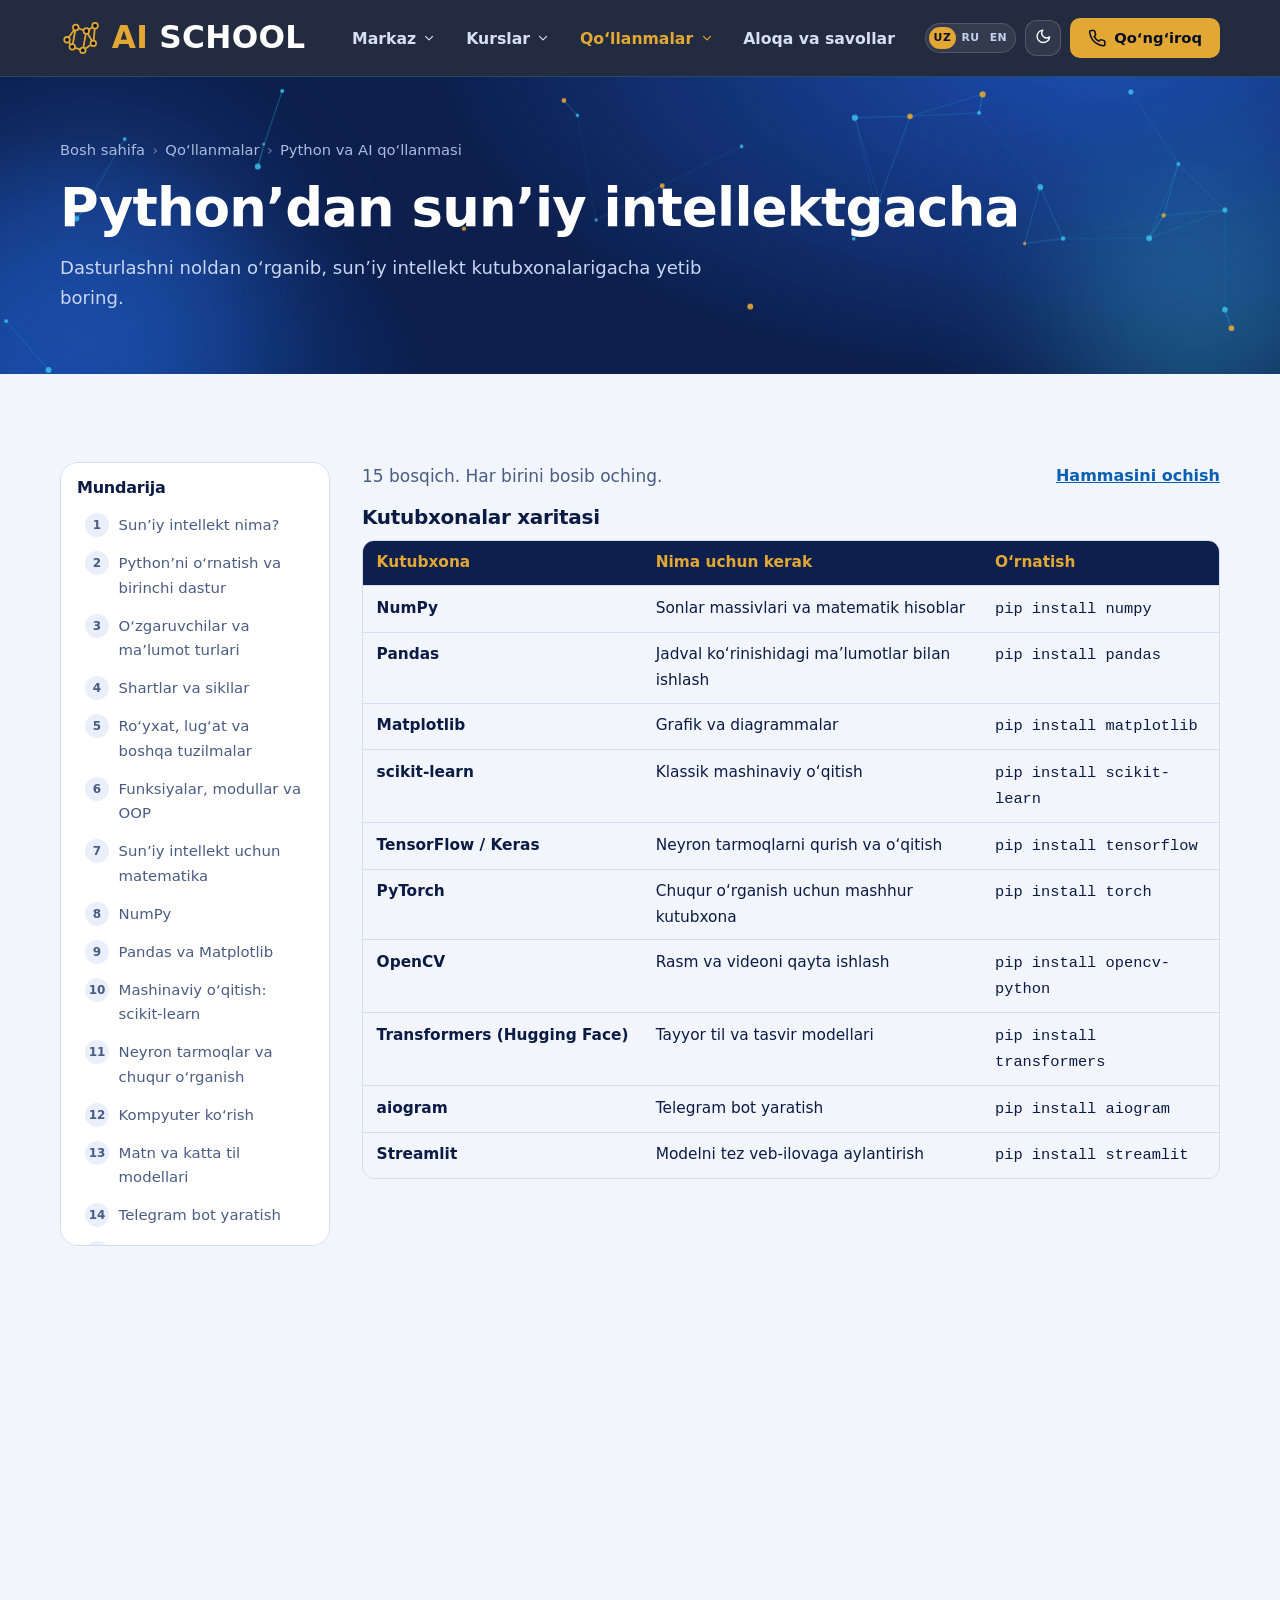
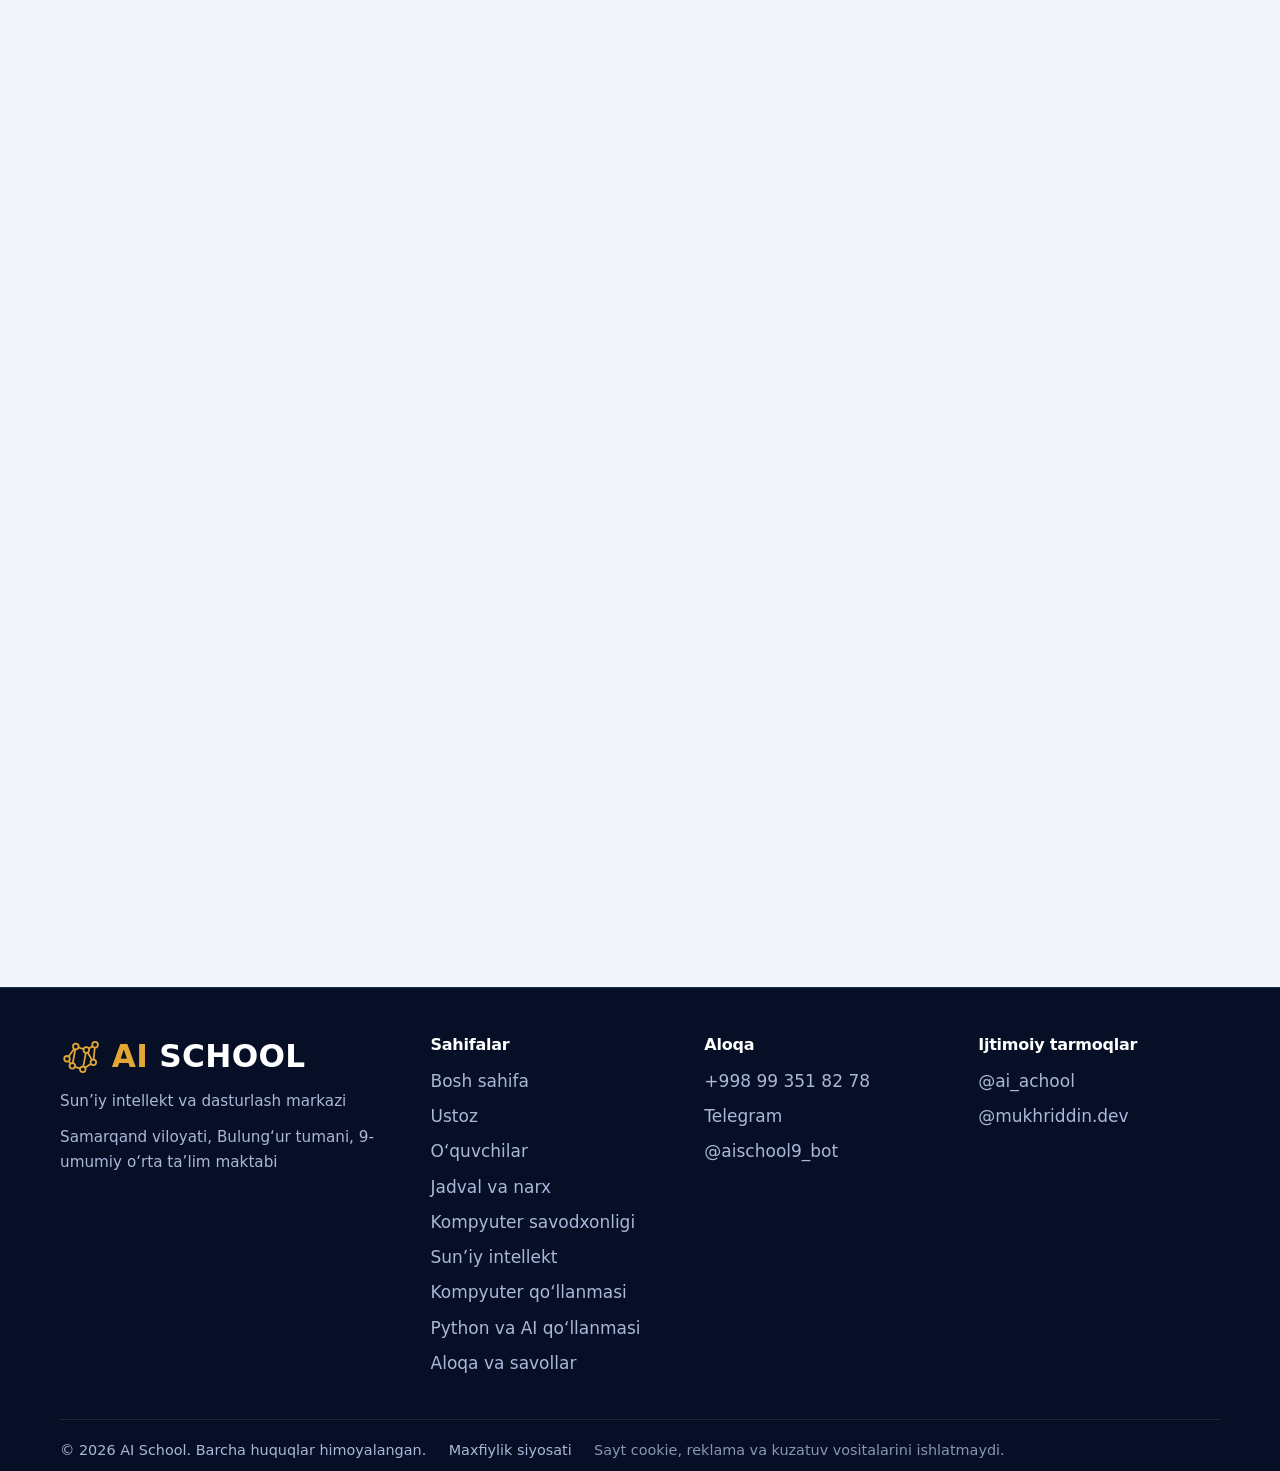
<file: guide-ai.html>
<!DOCTYPE html>
<html lang="uz" data-theme="light">
<head>
<meta charset="utf-8">
<meta name="viewport" content="width=device-width, initial-scale=1, viewport-fit=cover">
<meta http-equiv="Content-Security-Policy" content="default-src 'self'; script-src 'self'; style-src 'self' https://fonts.googleapis.com; font-src 'self' https://fonts.gstatic.com; img-src 'self' data:; frame-src https://www.youtube-nocookie.com; connect-src 'self'; media-src 'none'; object-src 'none'; base-uri 'self'; form-action 'none'">
<meta name="referrer" content="strict-origin-when-cross-origin">
<meta name="robots" content="index, follow">
<meta property="og:type" content="website"><meta property="og:site_name" content="AI School">
<meta property="og:image" content="assets/images/hero.jpg">
<title data-i="k502">Python va AI qo‘llanmasi — AI School</title>
<meta name="description" content="Python va sun’iy intellekt bo‘yicha bosqichma-bosqich qo‘llanma." data-ia="content|k503">
<meta name="theme-color" content="#0C1F4D">
<link rel="icon" type="image/svg+xml" href="assets/images/favicon.svg">
<link rel="preconnect" href="https://fonts.googleapis.com"><link rel="preconnect" href="https://fonts.gstatic.com" crossorigin>
<link href="https://fonts.googleapis.com/css2?family=Manrope:wght@600;700;800&family=Onest:wght@400;500;600;700&display=swap" rel="stylesheet">
<link rel="stylesheet" href="assets/css/style.css">
<script src="assets/js/init.js"></script>
<script src="assets/js/videos.js" defer></script><script src="assets/js/main.js" defer></script>
</head>
<body>
<a class="skip" href="#main"><span data-i="ui_skip">Asosiy qismga o‘tish</span></a><div id="progress" aria-hidden="true"></div><header class="site-header"><div class="wrap bar"><a class="brand" href="index.html" aria-label="AI School — bosh sahifa" data-ia="aria-label|ui_brand_aria"><svg viewBox="0 0 48 48" aria-hidden="true" fill="none" stroke="#E3A834" stroke-width="2"><path d="M8 26 18 12 30 16 40 10M18 12 14 34 26 38 30 16M14 34 8 26M26 38 38 30 40 10M30 16 38 30"/><g fill="#060F26"><circle cx="8" cy="26" r="3.2"/><circle cx="18" cy="12" r="3.2"/><circle cx="30" cy="16" r="3.2"/><circle cx="40" cy="10" r="3.2"/><circle cx="14" cy="34" r="3.2"/><circle cx="26" cy="38" r="3.2"/><circle cx="38" cy="30" r="3.2"/></g></svg><span><b>AI</b> SCHOOL</span></a><nav class="nav" id="nav" aria-label="Asosiy menyu" data-ia="aria-label|ui_nav_aria"><ul><li class="has-sub"><button class="nav-btn" type="button" aria-expanded="false" aria-haspopup="true"><span data-i="nav_about">Markaz</span><svg class="ico chev" viewBox="0 0 24 24" aria-hidden="true"><path d="M6 9l6 6 6-6"/></svg></button><ul class="sub"><li><a href="teacher.html"><svg class="ico " viewBox="0 0 24 24" aria-hidden="true"><path d="M20 21v-2a4 4 0 0 0-4-4H8a4 4 0 0 0-4 4v2"/><circle cx="12" cy="7" r="4"/></svg><span data-i="nav_teacher">Ustoz</span></a></li><li><a href="students.html"><svg class="ico " viewBox="0 0 24 24" aria-hidden="true"><path d="M17 21v-2a4 4 0 0 0-4-4H5a4 4 0 0 0-4 4v2"/><circle cx="9" cy="7" r="4"/><path d="M23 21v-2a4 4 0 0 0-3-3.87M16 3.13a4 4 0 0 1 0 7.75"/></svg><span data-i="nav_students">O‘quvchilar</span></a></li><li><a href="schedule.html"><svg class="ico " viewBox="0 0 24 24" aria-hidden="true"><rect x="3" y="4" width="18" height="18" rx="2"/><path d="M16 2v4M8 2v4M3 10h18"/></svg><span data-i="nav_schedule">Jadval va narx</span></a></li></ul></li><li class="has-sub"><button class="nav-btn" type="button" aria-expanded="false" aria-haspopup="true"><span data-i="nav_courses">Kurslar</span><svg class="ico chev" viewBox="0 0 24 24" aria-hidden="true"><path d="M6 9l6 6 6-6"/></svg></button><ul class="sub"><li><a href="course-computer.html"><svg class="ico " viewBox="0 0 24 24" aria-hidden="true"><rect x="2" y="3" width="20" height="14" rx="2"/><path d="M8 21h8M12 17v4"/></svg><span data-i="nav_c_pc">Kompyuter savodxonligi</span></a></li><li><a href="course-ai.html"><svg class="ico " viewBox="0 0 24 24" aria-hidden="true"><rect x="4" y="4" width="16" height="16" rx="2"/><rect x="9" y="9" width="6" height="6"/><path d="M9 1v3M15 1v3M9 20v3M15 20v3M20 9h3M20 14h3M1 9h3M1 14h3"/></svg><span data-i="nav_c_ai">Sun’iy intellekt</span></a></li></ul></li><li class="has-sub current"><button class="nav-btn" type="button" aria-expanded="false" aria-haspopup="true"><span data-i="nav_guides">Qo‘llanmalar</span><svg class="ico chev" viewBox="0 0 24 24" aria-hidden="true"><path d="M6 9l6 6 6-6"/></svg></button><ul class="sub"><li><a href="guide-computer.html"><svg class="ico " viewBox="0 0 24 24" aria-hidden="true"><path d="M2 3h6a4 4 0 0 1 4 4v14a3 3 0 0 0-3-3H2zM22 3h-6a4 4 0 0 0-4 4v14a3 3 0 0 1 3-3h7z"/></svg><span data-i="nav_g_pc">Kompyuter qo‘llanmasi</span></a></li><li><a href="guide-ai.html" aria-current="page"><svg class="ico " viewBox="0 0 24 24" aria-hidden="true"><path d="M16 18l6-6-6-6M8 6l-6 6 6 6"/></svg><span data-i="nav_g_ai">Python va AI qo‘llanmasi</span></a></li></ul></li><li><a href="contact.html"><span data-i="nav_contact">Aloqa va savollar</span></a></li></ul><div class="nav-call"><a class="btn" href="tel:+998993518278"><svg class="ico " viewBox="0 0 24 24" aria-hidden="true"><path d="M22 16.92v3a2 2 0 0 1-2.18 2 19.79 19.79 0 0 1-8.63-3.07 19.5 19.5 0 0 1-6-6 19.79 19.79 0 0 1-3.07-8.67A2 2 0 0 1 4.11 2h3a2 2 0 0 1 2 1.72 12.84 12.84 0 0 0 .7 2.81 2 2 0 0 1-.45 2.11L8.09 9.91a16 16 0 0 0 6 6l1.27-1.27a2 2 0 0 1 2.11-.45 12.84 12.84 0 0 0 2.81.7A2 2 0 0 1 22 16.92z"/></svg><span data-i="btn_call">Qo‘ng‘iroq qilish</span></a></div></nav><div class="ctrl"><div class="lang" role="group" aria-label="Til" data-ia="aria-label|ui_lang_aria"><button type="button" data-lang="uz" aria-pressed="true">UZ</button><button type="button" data-lang="ru" aria-pressed="false">RU</button><button type="button" data-lang="en" aria-pressed="false">EN</button></div><button class="icon-btn" id="themeBtn" type="button" aria-pressed="false" aria-label="Tun rejimiga o‘tish" data-ia="aria-label|ui_theme_to_dark"><span class="moon"><svg class="ico " viewBox="0 0 24 24" aria-hidden="true"><path d="M21 12.79A9 9 0 1 1 11.21 3 7 7 0 0 0 21 12.79z"/></svg></span><span class="sun"><svg class="ico " viewBox="0 0 24 24" aria-hidden="true"><circle cx="12" cy="12" r="5"/><path d="M12 1v2M12 21v2M4.22 4.22l1.42 1.42M18.36 18.36l1.42 1.42M1 12h2M21 12h2M4.22 19.78l1.42-1.42M18.36 5.64l1.42-1.42"/></svg></span></button><a class="btn small call" href="tel:+998993518278"><svg class="ico " viewBox="0 0 24 24" aria-hidden="true"><path d="M22 16.92v3a2 2 0 0 1-2.18 2 19.79 19.79 0 0 1-8.63-3.07 19.5 19.5 0 0 1-6-6 19.79 19.79 0 0 1-3.07-8.67A2 2 0 0 1 4.11 2h3a2 2 0 0 1 2 1.72 12.84 12.84 0 0 0 .7 2.81 2 2 0 0 1-.45 2.11L8.09 9.91a16 16 0 0 0 6 6l1.27-1.27a2 2 0 0 1 2.11-.45 12.84 12.84 0 0 0 2.81.7A2 2 0 0 1 22 16.92z"/></svg><span><span data-i="btn_call_short">Qo‘ng‘iroq</span></span></a><button class="icon-btn burger" id="burger" type="button" aria-expanded="false" aria-controls="nav" aria-label="Menyu" data-ia="aria-label|ui_menu"><span class="m"><svg class="ico " viewBox="0 0 24 24" aria-hidden="true"><path d="M3 12h18M3 6h18M3 18h18"/></svg></span><span class="x"><svg class="ico " viewBox="0 0 24 24" aria-hidden="true"><path d="M18 6L6 18M6 6l12 12"/></svg></span></button></div></div></header>
<main id="main">
<section class="phero"><span class="blob b1"></span><span class="blob b3"></span><canvas class="net" data-density="12000" aria-hidden="true"></canvas><div class="wrap"><ol class="crumbs" aria-label="Sahifa yo‘li" data-ia="aria-label|ui_crumb"><li><a href="index.html"><span data-i="nav_home">Bosh sahifa</span></a></li><li><span data-i="nav_guides">Qo‘llanmalar</span></li><li aria-current="page"><span data-i="k457">Python va AI qo‘llanmasi</span></li></ol><h1><span data-i="k458">Python’dan sun’iy intellektgacha</span></h1><p class="lead"><span data-i="k459">Dasturlashni noldan o‘rganib, sun’iy intellekt kutubxonalarigacha yetib boring.</span></p></div></section><section class="section"><div class="wrap guide"><aside class="toc" aria-label="Mundarija" data-ia="aria-label|g_toc_aria"><h3><span data-i="g_toc">Mundarija</span></h3><ol><li><a href="#a1"><span data-i="k358">Sun’iy intellekt nima?</span></a></li><li><a href="#a2"><span data-i="k366">Python’ni o‘rnatish va birinchi dastur</span></a></li><li><a href="#a3"><span data-i="k372">O‘zgaruvchilar va ma’lumot turlari</span></a></li><li><a href="#a4"><span data-i="k377">Shartlar va sikllar</span></a></li><li><a href="#a5"><span data-i="k380">Ro‘yxat, lug‘at va boshqa tuzilmalar</span></a></li><li><a href="#a6"><span data-i="k386">Funksiyalar, modullar va OOP</span></a></li><li><a href="#a7"><span data-i="k392">Sun’iy intellekt uchun matematika</span></a></li><li><a href="#a8"><span data-i="k399">NumPy</span></a></li><li><a href="#a9"><span data-i="k402">Pandas va Matplotlib</span></a></li><li><a href="#a10"><span data-i="k405">Mashinaviy o‘qitish: scikit-learn</span></a></li><li><a href="#a11"><span data-i="k414">Neyron tarmoqlar va chuqur o‘rganish</span></a></li><li><a href="#a12"><span data-i="k420">Kompyuter ko‘rish</span></a></li><li><a href="#a13"><span data-i="k425">Matn va katta til modellari</span></a></li><li><a href="#a14"><span data-i="k441">Telegram bot yaratish</span></a></li><li><a href="#a15"><span data-i="k446">Etika, xavfsizlik va keyingi qadamlar</span></a></li></ol></aside><div><div class="panel-tools"><p><span data-i="k460">15 bosqich. Har birini bosib oching.</span></p><button type="button" class="linklike" data-all data-open="0"><span data-i="ui_open_all">Hammasini ochish</span></button></div><h3 class="libs-h"><span data-i="g_libs">Kutubxonalar xaritasi</span></h3><div class="tbl"><table><thead><tr><th><span data-i="k345">Kutubxona</span></th><th><span data-i="k346">Nima uchun kerak</span></th><th><span data-i="k347">O‘rnatish</span></th></tr></thead><tbody><tr><td>NumPy</td><td><span data-ih="k348">Sonlar massivlari va matematik hisoblar</span></td><td><code>pip install numpy</code></td></tr><tr><td>Pandas</td><td><span data-ih="k349">Jadval ko‘rinishidagi ma’lumotlar bilan ishlash</span></td><td><code>pip install pandas</code></td></tr><tr><td>Matplotlib</td><td><span data-ih="k350">Grafik va diagrammalar</span></td><td><code>pip install matplotlib</code></td></tr><tr><td>scikit-learn</td><td><span data-ih="k351">Klassik mashinaviy o‘qitish</span></td><td><code>pip install scikit-learn</code></td></tr><tr><td>TensorFlow / Keras</td><td><span data-ih="k352">Neyron tarmoqlarni qurish va o‘qitish</span></td><td><code>pip install tensorflow</code></td></tr><tr><td>PyTorch</td><td><span data-ih="k353">Chuqur o‘rganish uchun mashhur kutubxona</span></td><td><code>pip install torch</code></td></tr><tr><td>OpenCV</td><td><span data-ih="k354">Rasm va videoni qayta ishlash</span></td><td><code>pip install opencv-python</code></td></tr><tr><td>Transformers (Hugging Face)</td><td><span data-ih="k355">Tayyor til va tasvir modellari</span></td><td><code>pip install transformers</code></td></tr><tr><td>aiogram</td><td><span data-ih="k356">Telegram bot yaratish</span></td><td><code>pip install aiogram</code></td></tr><tr><td>Streamlit</td><td><span data-ih="k357">Modelni tez veb-ilovaga aylantirish</span></td><td><code>pip install streamlit</code></td></tr></tbody></table></div><ol class="stages"><li class="reveal"><details id="a1"><summary><span><span data-i="k358">Sun’iy intellekt nima?</span><small><span data-i="k359">Asosiy tushunchalar</span></small></span></summary><div class="sbody"><p><span data-ih="k360"><strong>Sun’iy intellekt (AI)</strong> — kompyuterlarning odatda inson aqlini talab qiladigan vazifalarni bajarishi: tushunish, o‘rganish, qaror qabul qilish, tasvir va nutqni tanish. “Sun’iy intellekt” atamasi 1956-yilda Dartmut anjumanida paydo bo‘lgan.</span></p><div class="venn"><svg viewBox="0 0 320 196" role="img" aria-label="Sun’iy intellekt ichida mashinaviy o‘qitish, uning ichida chuqur o‘rganish, uning ichida generativ AI" data-ia="aria-label|g_venn_aria"><ellipse class="c1" cx="160" cy="100" rx="152" ry="92" stroke-width="1.5"/><text x="160" y="26"><span data-i="g_v1">Sun’iy intellekt (AI)</span></text><ellipse class="c2" cx="160" cy="126" rx="114" ry="66" stroke-width="1.5"/><text x="160" y="80"><span data-i="g_v2">Mashinaviy o‘qitish (ML)</span></text><ellipse class="c3" cx="160" cy="150" rx="78" ry="42" stroke-width="1.5"/><text x="160" y="132"><span data-i="g_v3">Chuqur o‘rganish (DL)</span></text><ellipse class="c4" cx="160" cy="170" rx="46" ry="22" stroke-width="1.5"/><text x="160" y="174"><span data-i="g_v4">Generativ AI</span></text></svg></div><ul><li><span data-ih="k361"><strong>Mashinaviy o‘qitish (ML)</strong> — qoidalarni qo‘lda yozish o‘rniga model misollardan o‘rganadi.</span></li><li><span data-ih="k362"><strong>Chuqur o‘rganish (DL)</strong> — ko‘p qatlamli neyron tarmoqlar yordamida o‘rganish.</span></li><li><span data-ih="k363"><strong>Generativ AI</strong> — yangi matn, rasm, ovoz yoki kod yaratadigan modellar.</span></li></ul><h4><span data-ih="k364">Qayerda ishlatiladi</span></h4><p><span data-ih="k365">Tibbiyotda rentgen tasvirlarini tahlil qilishda, tarjimada, ovozli yordamchilarda, tavsiya tizimlarida, qishloq xo‘jaligida va ta’limda.</span></p></div></details></li><li class="reveal"><details id="a2"><summary><span><span data-i="k366">Python’ni o‘rnatish va birinchi dastur</span><small><span data-i="k367">Muhitni tayyorlash</span></small></span></summary><div class="sbody"><p><span data-ih="k368">Python oddiy sintaksisi tufayli sun’iy intellekt uchun eng ommabop til. Boshlash uchun ikki yo‘l bor:</span></p><ul><li><span data-ih="k369"><strong>Kompyuterga o‘rnatish:</strong> python.org saytidan yuklab oling. O‘rnatishda “Add Python to PATH” ni belgilang. Kod uchun Visual Studio Code kabi muharrirdan foydalaning.</span></li><li><span data-ih="k370"><strong>Google Colab:</strong> brauzerda ishlaydigan bepul muhit, hech narsa o‘rnatish shart emas.</span></li></ul><p><span data-ih="k371">Birinchi dastur. Uni <code>hello.py</code> fayliga saqlab, terminalda <code>python hello.py</code> bilan ishga tushiring:</span></p><pre><code>print("Hello, AI School!")</code></pre></div></details></li><li class="reveal"><details id="a3"><summary><span><span data-i="k372">O‘zgaruvchilar va ma’lumot turlari</span><small><span data-i="k373">Dasturlashning birinchi qadami</span></small></span></summary><div class="sbody"><p><span data-ih="k374">O‘zgaruvchi — qiymat saqlaydigan nomlangan quti. Asosiy turlar: <code>int</code> (butun son), <code>float</code> (kasr son), <code>str</code> (matn), <code>bool</code> (True yoki False).</span></p><pre><code>name = "Ali"
age = 15
score = 87.5
passed = True

print(f"{name}, {age}, score: {score}")

number = int(input("Enter a number: "))
print("Square:", number ** 2)</code></pre><ul><li><span data-ih="k375">Arifmetika: <code>+ - * / // % **</code></span></li><li><span data-ih="k376"><code>input()</code> matn oladi, uni <code>int()</code> bilan songa aylantiring.</span></li></ul></div></details></li><li class="reveal"><details id="a4"><summary><span><span data-i="k377">Shartlar va sikllar</span><small><span data-i="k378">if, for, while</span></small></span></summary><div class="sbody"><pre><code>score = 72
if score &gt;= 86:
    print("Excellent")
elif score &gt;= 60:
    print("Good")
else:
    print("Keep practicing")

for i in range(1, 6):
    print(i, "x 3 =", i * 3)

n = 3
while n &gt; 0:
    print(n)
    n -= 1</code></pre><p><span data-ih="k379">Python’da kod bloklari <strong>bo‘sh joy (indent)</strong> bilan ajratiladi. Odatda 4 ta probel ishlatiladi.</span></p></div></details></li><li class="reveal"><details id="a5"><summary><span><span data-i="k380">Ro‘yxat, lug‘at va boshqa tuzilmalar</span><small><span data-i="k381">list, tuple, dict, set</span></small></span></summary><div class="sbody"><ul><li><span data-ih="k382"><code>list</code> — o‘zgartirsa bo‘ladigan ro‘yxat: <code>[1, 2, 3]</code></span></li><li><span data-ih="k383"><code>tuple</code> — o‘zgarmas ketma-ketlik: <code>(1, 2)</code></span></li><li><span data-ih="k384"><code>dict</code> — kalit va qiymat juftliklari: <code>{"name": "Ali"}</code></span></li><li><span data-ih="k385"><code>set</code> — takrorlanmaydigan elementlar to‘plami</span></li></ul><pre><code>numbers = [3, 8, 1, 9]
numbers.append(5)
print(sorted(numbers))

squares = [x ** 2 for x in numbers]   # list comprehension
print(squares)

student = {"name": "Ali", "score": 90}
print(student["name"])</code></pre></div></details></li><li class="reveal"><details id="a6"><summary><span><span data-i="k386">Funksiyalar, modullar va OOP</span><small><span data-i="k387">Kodni tartibga solish</span></small></span></summary><div class="sbody"><pre><code>def average(numbers):
    return sum(numbers) / len(numbers)

print(average([80, 90, 100]))

try:
    x = int("abc")
except ValueError:
    print("Not a number")

class Student:
    def __init__(self, name, score):
        self.name = name
        self.score = score

    def result(self):
        return "Passed" if self.score &gt;= 60 else "Failed"

s = Student("Ali", 75)
print(s.name, s.result())</code></pre><ul><li><span data-ih="k388"><strong>Funksiya</strong> bir xil ishni qayta-qayta yozmaslik uchun kerak.</span></li><li><span data-ih="k389"><strong>Modul</strong> — boshqalar yozgan tayyor kod. <code>pip install numpy</code> bilan kutubxona o‘rnatiladi.</span></li><li><span data-ih="k390"><strong>Virtual muhit:</strong> har bir loyiha uchun alohida kutubxonalar. <code>python -m venv venv</code> bilan yaratiladi.</span></li><li><span data-ih="k391"><strong>Sinf (class)</strong> — shablon, <strong>obyekt</strong> — shu shablondan yaratilgan nusxa.</span></li></ul></div></details></li><li class="reveal"><details id="a7"><summary><span><span data-i="k392">Sun’iy intellekt uchun matematika</span><small><span data-i="k393">Soddalashtirilgan tushunchalar</span></small></span></summary><div class="sbody"><ul><li><span data-ih="k394"><strong>Vektor</strong> — sonlar qatori. <strong>Matritsa</strong> — sonlar jadvali. Ma’lumot va neyron tarmoq vaznlari shu ko‘rinishda saqlanadi.</span></li><li><span data-ih="k395"><strong>Statistika:</strong> o‘rtacha, median, dispersiya va standart og‘ish ma’lumot qanday tarqalganini ko‘rsatadi.</span></li><li><span data-ih="k396"><strong>Ehtimollik:</strong> 0 dan 1 gacha son. Modellar ko‘pincha javobni ehtimollik ko‘rinishida beradi.</span></li><li><span data-ih="k397"><strong>Hosila va gradient:</strong> funksiya qanchalik tez o‘zgarishini ko‘rsatadi. Model xatosini kamaytirish uchun parametrlar gradientga teskari tomonga oz-ozdan suriladi. Bu <strong>gradient tushishi</strong> deyiladi.</span></li></ul><div class="note"><span data-ih="k398">Hammasini chuqur bilish shart emas. Tushunchalarni amaliyot bilan birga o‘rganing.</span></div></div></details></li><li class="reveal"><details id="a8"><summary><span><span data-i="k399">NumPy</span><small><span data-i="k400">Massivlar bilan tez hisoblash</span></small></span></summary><div class="sbody"><pre><code>import numpy as np

a = np.array([[1, 2], [3, 4]])
b = np.array([10, 20])

print(a.shape)       # (2, 2)
print(a + b)         # broadcasting: [[11 22] [13 24]]
print(a @ a)         # matrix multiplication
print(a.mean(), a.std())</code></pre><p><span data-ih="k401">NumPy massivlari Python ro‘yxatlariga qaraganda ancha tez ishlaydi. Pandas, scikit-learn va TensorFlow ham asosan shunga tayanadi.</span></p></div></details></li><li class="reveal"><details id="a9"><summary><span><span data-i="k402">Pandas va Matplotlib</span><small><span data-i="k403">Ma’lumotni tozalash va ko‘rsatish</span></small></span></summary><div class="sbody"><pre><code>import pandas as pd
import matplotlib.pyplot as plt

df = pd.read_csv("students.csv")
print(df.head())            # first rows
print(df.describe())        # summary statistics

df = df.dropna()            # remove empty values
print(df.groupby("group")["score"].mean())

df["score"].hist()
plt.title("Score distribution")
plt.show()</code></pre><p><span data-ih="k404">Sun’iy intellekt loyihasining katta qismi ma’lumotni tayyorlashga ketadi: to‘ldirish, tozalash, xatolarni topish. Yaxshi ma’lumot — yaxshi model.</span></p></div></details></li><li class="reveal"><details id="a10"><summary><span><span data-i="k405">Mashinaviy o‘qitish: scikit-learn</span><small><span data-i="k406">Birinchi model</span></small></span></summary><div class="sbody"><ul><li><span data-ih="k407"><strong>Regressiya</strong> — son qiymatni bashorat qilish (masalan, uy narxi).</span></li><li><span data-ih="k408"><strong>Klassifikatsiya</strong> — sinfni aniqlash (masalan, spam yoki spam emas).</span></li><li><span data-ih="k409"><strong>Klasterlash</strong> — o‘xshash ma’lumotlarni guruhlash.</span></li></ul><pre><code>from sklearn.datasets import load_iris
from sklearn.model_selection import train_test_split
from sklearn.ensemble import RandomForestClassifier
from sklearn.metrics import accuracy_score

X, y = load_iris(return_X_y=True)
X_train, X_test, y_train, y_test = train_test_split(
    X, y, test_size=0.2, random_state=42
)

model = RandomForestClassifier(n_estimators=100, random_state=42)
model.fit(X_train, y_train)

print(accuracy_score(y_test, model.predict(X_test)))</code></pre><h4><span data-ih="k410">Muhim qoidalar</span></h4><ul><li><span data-ih="k411">Ma’lumotni <strong>o‘qitish</strong> va <strong>sinov</strong> qismlariga ajrating. Modelni ko‘rmagan ma’lumotda baholang.</span></li><li><span data-ih="k412"><strong>Overfitting</strong> — model misollarni yodlab oladi, yangi ma’lumotda yomon ishlaydi.</span></li><li><span data-ih="k413">Metrikalar: <code>accuracy</code>, <code>precision</code>, <code>recall</code> (klassifikatsiya), <code>MSE</code> (regressiya).</span></li></ul></div></details></li><li class="reveal"><details id="a11"><summary><span><span data-i="k414">Neyron tarmoqlar va chuqur o‘rganish</span><small><span data-i="k415">TensorFlow/Keras va PyTorch</span></small></span></summary><div class="sbody"><p><span data-ih="k416">Neyron tarmoq qatlamlardan iborat. Har bir neyron kirish sonlarini <strong>vazn</strong>ga ko‘paytirib qo‘shadi va <strong>aktivatsiya funksiyasi</strong> (masalan, ReLU) orqali keyingi qatlamga uzatadi. Tarmoq <strong>yo‘qotish funksiyasi</strong> bilan xatosini o‘lchaydi va <strong>teskari tarqalish</strong> (backpropagation) orqali vaznlarni yangilaydi.</span></p><p><span data-ih="k417">Qo‘lyozma raqamlarni tanish (MNIST) misoli:</span></p><pre><code>import tensorflow as tf

(x_train, y_train), (x_test, y_test) = tf.keras.datasets.mnist.load_data()
x_train, x_test = x_train / 255.0, x_test / 255.0

model = tf.keras.Sequential([
    tf.keras.Input(shape=(28, 28)),
    tf.keras.layers.Flatten(),
    tf.keras.layers.Dense(128, activation="relu"),
    tf.keras.layers.Dense(10, activation="softmax"),
])

model.compile(optimizer="adam",
              loss="sparse_categorical_crossentropy",
              metrics=["accuracy"])

model.fit(x_train, y_train, epochs=3)
print(model.evaluate(x_test, y_test))</code></pre><p><span data-ih="k418"><strong>PyTorch</strong> xuddi shu g‘oyani biroz boshqacha, ko‘proq nazorat beradigan usulda amalga oshiradi va tadqiqotlarda keng qo‘llanadi. Bittasini yaxshi bilsangiz, ikkinchisiga o‘tish oson.</span></p><div class="note"><span data-ih="k419">Katta modellarni o‘qitish uchun videokarta (GPU) kerak. Google Colab’da cheklangan bepul GPU imkoniyati mavjud.</span></div></div></details></li><li class="reveal"><details id="a12"><summary><span><span data-i="k420">Kompyuter ko‘rish</span><small><span data-i="k421">OpenCV va konvolyutsion tarmoqlar</span></small></span></summary><div class="sbody"><pre><code>import cv2

img = cv2.imread("photo.jpg")
gray = cv2.cvtColor(img, cv2.COLOR_BGR2GRAY)
edges = cv2.Canny(gray, 100, 200)

cv2.imwrite("edges.jpg", edges)</code></pre><ul><li><span data-ih="k422"><strong>OpenCV</strong> rasmni o‘qish, o‘lchamini o‘zgartirish, rangini almashtirish, chegaralarni topish va kameradan olish uchun ishlatiladi.</span></li><li><span data-ih="k423"><strong>Konvolyutsion neyron tarmoq (CNN)</strong> — rasmdagi naqshlarni (chiziq, shakl, obyekt) topishga ixtisoslashgan tarmoq.</span></li><li><span data-ih="k424">Vazifalar: rasmni sinflash, obyektni aniqlash, yuzni topish, hujjatdan matn o‘qish.</span></li></ul></div></details></li><li class="reveal"><details id="a13"><summary><span><span data-i="k425">Matn va katta til modellari</span><small><span data-i="k426">Token, embedding, transformer, prompt</span></small></span></summary><div class="sbody"><ul><li><span data-ih="k427"><strong>Tokenizatsiya:</strong> matn so‘z yoki so‘z bo‘laklariga (tokenlarga) bo‘linadi.</span></li><li><span data-ih="k428"><strong>Embedding:</strong> har bir token ma’nosini ifodalovchi sonlar vektoriga aylantiriladi. Ma’nosi yaqin so‘zlar yaqin turadi.</span></li><li><span data-ih="k429"><strong>Transformer:</strong> so‘zlarning bir-biriga bog‘liqligini “e’tibor (attention)” mexanizmi bilan hisobga oladigan arxitektura; zamonaviy til modellarining asosi.</span></li></ul><pre><code>from transformers import pipeline

clf = pipeline("sentiment-analysis")
print(clf("I love this course"))</code></pre><p><span data-ih="k430">Birinchi ishga tushirishda model internetdan yuklab olinadi.</span></p><h4><span data-ih="k431">Katta til modellari (LLM)</span></h4><ul><li><span data-ih="k432">Model juda katta matn to‘plamida o‘qitilgan va keyingi tokenni bashorat qilish orqali matn yaratadi.</span></li><li><span data-ih="k433"><strong>Gallyutsinatsiya:</strong> model ishonchli ko‘ringan, lekin noto‘g‘ri javob berishi mumkin. Muhim ma’lumotni tekshiring.</span></li><li><span data-ih="k434"><strong>RAG:</strong> javobdan oldin sizning hujjatlaringizdan kerakli parchalar topib beriladi.</span></li><li><span data-ih="k435"><strong>API:</strong> dasturingizdan modelga so‘rov yuborish usuli. API kalitni kodga yozmang, muhit o‘zgaruvchisida saqlang.</span></li></ul><h4><span data-ih="k436">Yaxshi prompt tuzilishi</span></h4><ul><li><span data-ih="k437">Rol: “Sen Python o‘qituvchisisan.”</span></li><li><span data-ih="k438">Vazifa va kontekst: nima kerak va kim uchun.</span></li><li><span data-ih="k439">Format: jadval, ro‘yxat yoki qisqa javob.</span></li><li><span data-ih="k440">Misol: kutilgan javobdan namuna.</span></li></ul></div></details></li><li class="reveal"><details id="a14"><summary><span><span data-i="k441">Telegram bot yaratish</span><small><span data-i="k442">Birinchi amaliy loyiha</span></small></span></summary><div class="sbody"><p><span data-ih="k443">Botni Telegram’dagi <code>@BotFather</code> orqali yarating va tokenni oling. Quyida aiogram 3 bilan eng oddiy bot:</span></p><pre><code>import asyncio
import os
from aiogram import Bot, Dispatcher, types
from aiogram.filters import CommandStart

bot = Bot(token=os.environ["BOT_TOKEN"])
dp = Dispatcher()

@dp.message(CommandStart())
async def start(message: types.Message):
    await message.answer("Hello! I am the AI School bot.")

async def main():
    await dp.start_polling(bot)

asyncio.run(main())</code></pre><div class="note"><span data-ih="k444">Bot tokenini hech kimga bermang va kodga yozib qo‘ymang. Uni muhit o‘zgaruvchisida (<code>BOT_TOKEN</code>) saqlang.</span></div><p><span data-ih="k445">Keyingi qadam: botga model qo‘shing, masalan, yuborilgan rasmni tanish yoki matnni tahlil qilish.</span></p></div></details></li><li class="reveal"><details id="a15"><summary><span><span data-i="k446">Etika, xavfsizlik va keyingi qadamlar</span><small><span data-i="k447">Mas’uliyat va portfolio</span></small></span></summary><div class="sbody"><ul><li><span data-ih="k448"><strong>Veb-ilova:</strong> Streamlit bilan modelni brauzerda ishlaydigan ilovaga aylantirish mumkin; murakkabroq loyihalar uchun FastAPI yoki Flask.</span></li><li><span data-ih="k449"><strong>Git va GitHub:</strong> kodni saqlash va portfolio yaratish. Yaxshi portfolio — 3–5 ta tugallangan loyiha.</span></li><li><span data-ih="k450"><strong>Xolislik:</strong> model ma’lumotdagi xatolar va tarafkashlikni o‘rganib oladi. Ma’lumot manbasini tekshiring.</span></li><li><span data-ih="k451"><strong>Maxfiylik:</strong> odamlarning shaxsiy ma’lumotlarini ularning roziligisiz ishlatmang.</span></li><li><span data-ih="k452"><strong>Mualliflik huquqi:</strong> boshqalarning ishidan foydalansangiz, manbani ko‘rsating.</span></li><li><span data-ih="k453"><strong>Soxta kontent:</strong> soxta ovoz va tasvirlar (deepfake) mavjud. Shubhali ma’lumotni tekshiring.</span></li><li><span data-ih="k454"><strong>Javobgarlik:</strong> sun’iy intellekt yordamchi vosita. Yakuniy qaror va natija uchun inson mas’ul.</span></li></ul><h4><span data-ih="k455">Keyingi qadamlar</span></h4><p><span data-ih="k456">Kaggle’dagi ma’lumotlar to‘plamlarida mashq qiling, kichik loyihalar yarating, ingliz tilidagi hujjatlarni o‘qishni o‘rganing va natijalaringizni ustoz bilan muhokama qiling.</span></p></div></details></li></ol></div></div></section>
</main>
<footer class="site-footer"><div class="wrap fgrid"><div><a class="brand" href="index.html"><svg viewBox="0 0 48 48" aria-hidden="true" fill="none" stroke="#E3A834" stroke-width="2"><path d="M8 26 18 12 30 16 40 10M18 12 14 34 26 38 30 16M14 34 8 26M26 38 38 30 40 10M30 16 38 30"/><g fill="#060F26"><circle cx="8" cy="26" r="3.2"/><circle cx="18" cy="12" r="3.2"/><circle cx="30" cy="16" r="3.2"/><circle cx="40" cy="10" r="3.2"/><circle cx="14" cy="34" r="3.2"/><circle cx="26" cy="38" r="3.2"/><circle cx="38" cy="30" r="3.2"/></g></svg><span><b>AI</b> SCHOOL</span></a><p><span data-i="f_tag">Sun’iy intellekt va dasturlash markazi</span></p><p><span data-i="f_addr">Samarqand viloyati, Bulung‘ur tumani, 9-umumiy o‘rta ta’lim maktabi</span></p></div><div><h3><span data-i="f_pages">Sahifalar</span></h3><ul><li><a href="index.html"><span data-i="nav_home">Bosh sahifa</span></a></li><li><a href="teacher.html"><span data-i="nav_teacher">Ustoz</span></a></li><li><a href="students.html"><span data-i="nav_students">O‘quvchilar</span></a></li><li><a href="schedule.html"><span data-i="nav_schedule">Jadval va narx</span></a></li><li><a href="course-computer.html"><span data-i="nav_c_pc">Kompyuter savodxonligi</span></a></li><li><a href="course-ai.html"><span data-i="nav_c_ai">Sun’iy intellekt</span></a></li><li><a href="guide-computer.html"><span data-i="nav_g_pc">Kompyuter qo‘llanmasi</span></a></li><li><a href="guide-ai.html"><span data-i="nav_g_ai">Python va AI qo‘llanmasi</span></a></li><li><a href="contact.html"><span data-i="nav_contact">Aloqa va savollar</span></a></li></ul></div><div><h3><span data-i="f_contact">Aloqa</span></h3><ul><li><a href="tel:+998993518278">+998 99 351 82 78</a></li><li><a href="https://t.me/ai_school9" target="_blank" rel="noopener noreferrer">Telegram</a></li><li><a href="https://t.me/aischool9_bot" target="_blank" rel="noopener noreferrer">@aischool9_bot</a></li></ul></div><div><h3><span data-i="f_social">Ijtimoiy tarmoqlar</span></h3><ul><li><a href="https://instagram.com/ai_achool" target="_blank" rel="noopener noreferrer">@ai_achool</a></li><li><a href="https://instagram.com/mukhriddin.dev" target="_blank" rel="noopener noreferrer">@mukhriddin.dev</a></li></ul></div></div><div class="wrap fbottom"><span><span data-i="f_rights">© 2026 AI School. Barcha huquqlar himoyalangan.</span></span><a href="privacy.html"><span data-i="nav_privacy">Maxfiylik siyosati</span></a><span class="fnote"><span data-i="f_nocookie">Sayt cookie, reklama va kuzatuv vositalarini ishlatmaydi.</span></span></div></footer><button id="toTop" type="button" aria-label="Tepaga" data-ia="aria-label|ui_top"><svg class="ico " viewBox="0 0 24 24" aria-hidden="true"><path d="M12 19V5M5 12l7-7 7 7"/></svg></button>
</body>
</html>
</file>
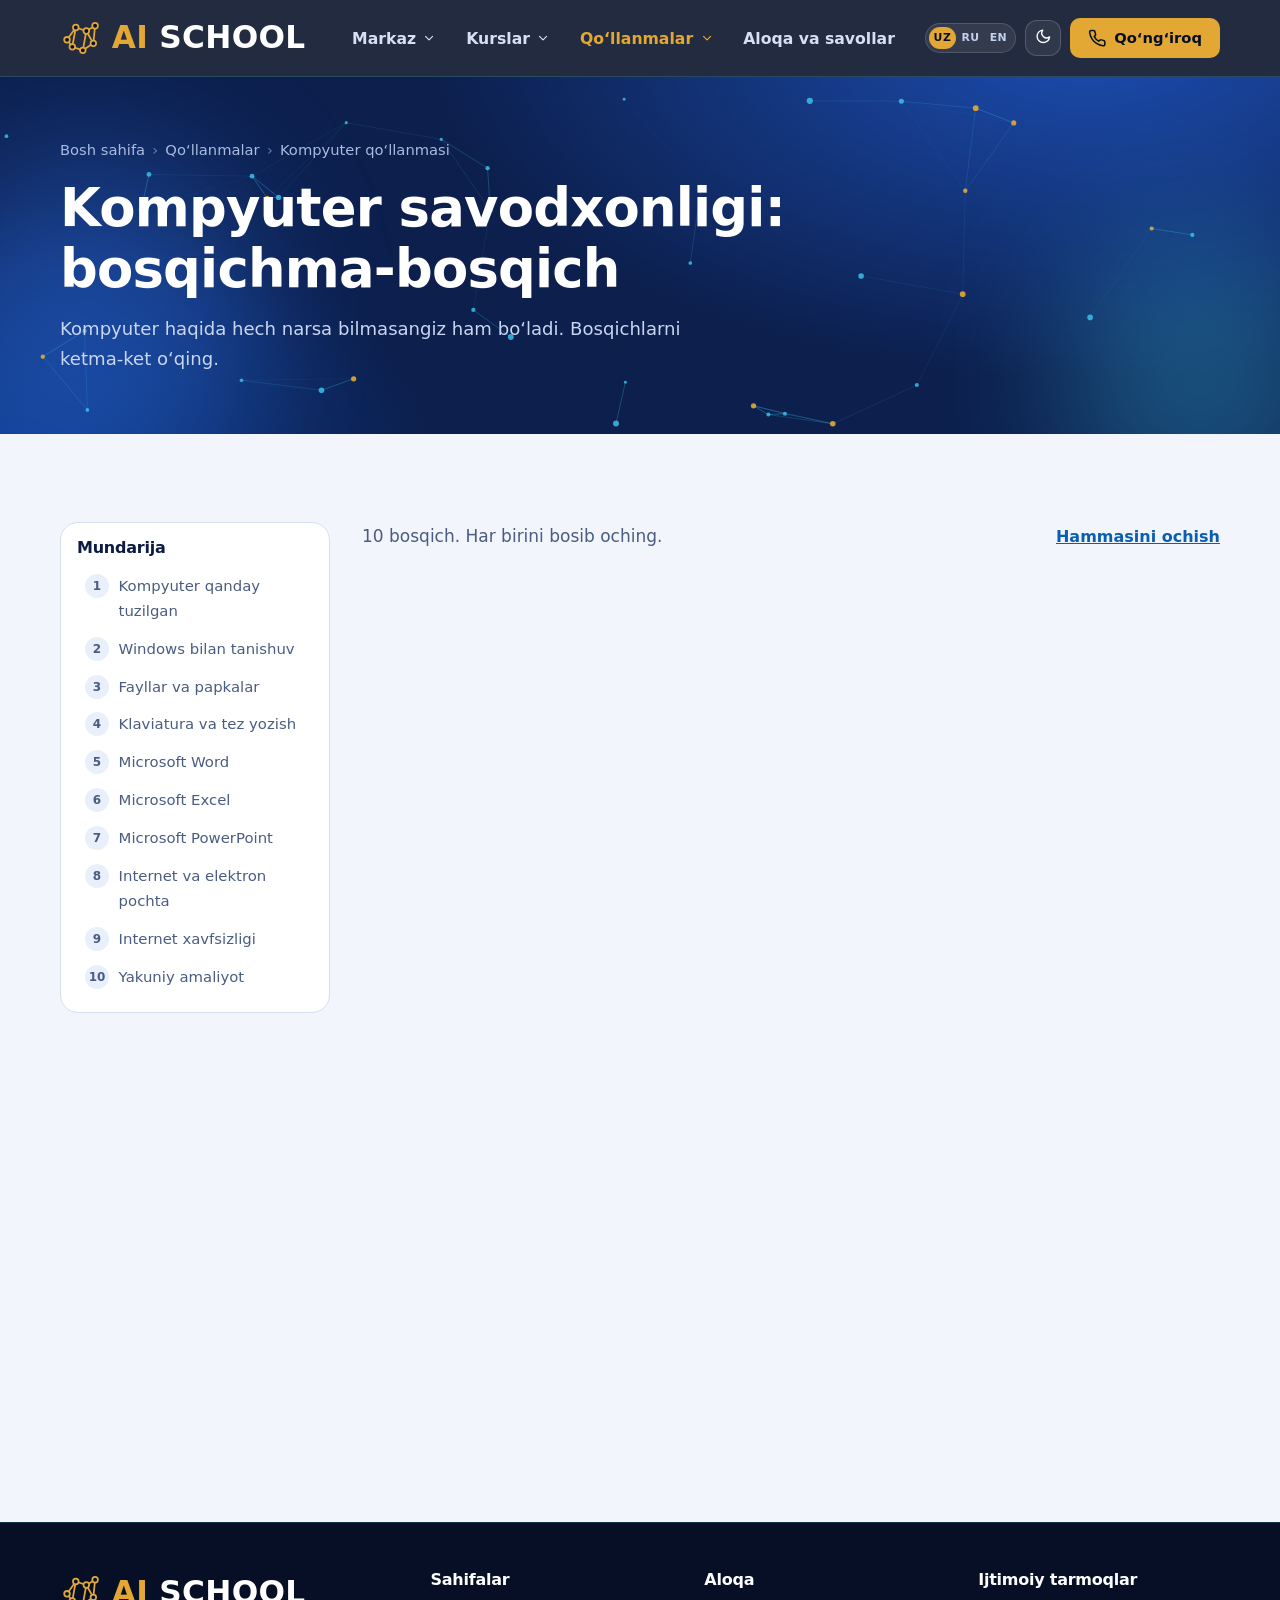
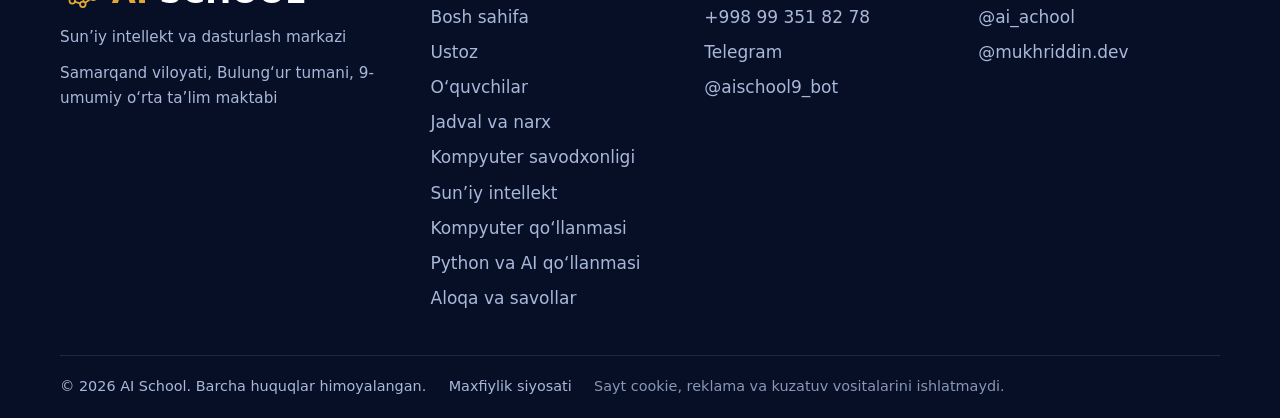
<file: guide-computer.html>
<!DOCTYPE html>
<html lang="uz" data-theme="light">
<head>
<meta charset="utf-8">
<meta name="viewport" content="width=device-width, initial-scale=1, viewport-fit=cover">
<meta http-equiv="Content-Security-Policy" content="default-src 'self'; script-src 'self'; style-src 'self' https://fonts.googleapis.com; font-src 'self' https://fonts.gstatic.com; img-src 'self' data:; frame-src https://www.youtube-nocookie.com; connect-src 'self'; media-src 'none'; object-src 'none'; base-uri 'self'; form-action 'none'">
<meta name="referrer" content="strict-origin-when-cross-origin">
<meta name="robots" content="index, follow">
<meta property="og:type" content="website"><meta property="og:site_name" content="AI School">
<meta property="og:image" content="assets/images/hero.jpg">
<title data-i="k500">Kompyuter qo‘llanmasi — AI School</title>
<meta name="description" content="Kompyuter savodxonligi bo‘yicha bosqichma-bosqich qo‘llanma." data-ia="content|k501">
<meta name="theme-color" content="#0C1F4D">
<link rel="icon" type="image/svg+xml" href="assets/images/favicon.svg">
<link rel="preconnect" href="https://fonts.googleapis.com"><link rel="preconnect" href="https://fonts.gstatic.com" crossorigin>
<link href="https://fonts.googleapis.com/css2?family=Manrope:wght@600;700;800&family=Onest:wght@400;500;600;700&display=swap" rel="stylesheet">
<link rel="stylesheet" href="assets/css/style.css">
<script src="assets/js/init.js"></script>
<script src="assets/js/videos.js" defer></script><script src="assets/js/main.js" defer></script>
</head>
<body>
<a class="skip" href="#main"><span data-i="ui_skip">Asosiy qismga o‘tish</span></a><div id="progress" aria-hidden="true"></div><header class="site-header"><div class="wrap bar"><a class="brand" href="index.html" aria-label="AI School — bosh sahifa" data-ia="aria-label|ui_brand_aria"><svg viewBox="0 0 48 48" aria-hidden="true" fill="none" stroke="#E3A834" stroke-width="2"><path d="M8 26 18 12 30 16 40 10M18 12 14 34 26 38 30 16M14 34 8 26M26 38 38 30 40 10M30 16 38 30"/><g fill="#060F26"><circle cx="8" cy="26" r="3.2"/><circle cx="18" cy="12" r="3.2"/><circle cx="30" cy="16" r="3.2"/><circle cx="40" cy="10" r="3.2"/><circle cx="14" cy="34" r="3.2"/><circle cx="26" cy="38" r="3.2"/><circle cx="38" cy="30" r="3.2"/></g></svg><span><b>AI</b> SCHOOL</span></a><nav class="nav" id="nav" aria-label="Asosiy menyu" data-ia="aria-label|ui_nav_aria"><ul><li class="has-sub"><button class="nav-btn" type="button" aria-expanded="false" aria-haspopup="true"><span data-i="nav_about">Markaz</span><svg class="ico chev" viewBox="0 0 24 24" aria-hidden="true"><path d="M6 9l6 6 6-6"/></svg></button><ul class="sub"><li><a href="teacher.html"><svg class="ico " viewBox="0 0 24 24" aria-hidden="true"><path d="M20 21v-2a4 4 0 0 0-4-4H8a4 4 0 0 0-4 4v2"/><circle cx="12" cy="7" r="4"/></svg><span data-i="nav_teacher">Ustoz</span></a></li><li><a href="students.html"><svg class="ico " viewBox="0 0 24 24" aria-hidden="true"><path d="M17 21v-2a4 4 0 0 0-4-4H5a4 4 0 0 0-4 4v2"/><circle cx="9" cy="7" r="4"/><path d="M23 21v-2a4 4 0 0 0-3-3.87M16 3.13a4 4 0 0 1 0 7.75"/></svg><span data-i="nav_students">O‘quvchilar</span></a></li><li><a href="schedule.html"><svg class="ico " viewBox="0 0 24 24" aria-hidden="true"><rect x="3" y="4" width="18" height="18" rx="2"/><path d="M16 2v4M8 2v4M3 10h18"/></svg><span data-i="nav_schedule">Jadval va narx</span></a></li></ul></li><li class="has-sub"><button class="nav-btn" type="button" aria-expanded="false" aria-haspopup="true"><span data-i="nav_courses">Kurslar</span><svg class="ico chev" viewBox="0 0 24 24" aria-hidden="true"><path d="M6 9l6 6 6-6"/></svg></button><ul class="sub"><li><a href="course-computer.html"><svg class="ico " viewBox="0 0 24 24" aria-hidden="true"><rect x="2" y="3" width="20" height="14" rx="2"/><path d="M8 21h8M12 17v4"/></svg><span data-i="nav_c_pc">Kompyuter savodxonligi</span></a></li><li><a href="course-ai.html"><svg class="ico " viewBox="0 0 24 24" aria-hidden="true"><rect x="4" y="4" width="16" height="16" rx="2"/><rect x="9" y="9" width="6" height="6"/><path d="M9 1v3M15 1v3M9 20v3M15 20v3M20 9h3M20 14h3M1 9h3M1 14h3"/></svg><span data-i="nav_c_ai">Sun’iy intellekt</span></a></li></ul></li><li class="has-sub current"><button class="nav-btn" type="button" aria-expanded="false" aria-haspopup="true"><span data-i="nav_guides">Qo‘llanmalar</span><svg class="ico chev" viewBox="0 0 24 24" aria-hidden="true"><path d="M6 9l6 6 6-6"/></svg></button><ul class="sub"><li><a href="guide-computer.html" aria-current="page"><svg class="ico " viewBox="0 0 24 24" aria-hidden="true"><path d="M2 3h6a4 4 0 0 1 4 4v14a3 3 0 0 0-3-3H2zM22 3h-6a4 4 0 0 0-4 4v14a3 3 0 0 1 3-3h7z"/></svg><span data-i="nav_g_pc">Kompyuter qo‘llanmasi</span></a></li><li><a href="guide-ai.html"><svg class="ico " viewBox="0 0 24 24" aria-hidden="true"><path d="M16 18l6-6-6-6M8 6l-6 6 6 6"/></svg><span data-i="nav_g_ai">Python va AI qo‘llanmasi</span></a></li></ul></li><li><a href="contact.html"><span data-i="nav_contact">Aloqa va savollar</span></a></li></ul><div class="nav-call"><a class="btn" href="tel:+998993518278"><svg class="ico " viewBox="0 0 24 24" aria-hidden="true"><path d="M22 16.92v3a2 2 0 0 1-2.18 2 19.79 19.79 0 0 1-8.63-3.07 19.5 19.5 0 0 1-6-6 19.79 19.79 0 0 1-3.07-8.67A2 2 0 0 1 4.11 2h3a2 2 0 0 1 2 1.72 12.84 12.84 0 0 0 .7 2.81 2 2 0 0 1-.45 2.11L8.09 9.91a16 16 0 0 0 6 6l1.27-1.27a2 2 0 0 1 2.11-.45 12.84 12.84 0 0 0 2.81.7A2 2 0 0 1 22 16.92z"/></svg><span data-i="btn_call">Qo‘ng‘iroq qilish</span></a></div></nav><div class="ctrl"><div class="lang" role="group" aria-label="Til" data-ia="aria-label|ui_lang_aria"><button type="button" data-lang="uz" aria-pressed="true">UZ</button><button type="button" data-lang="ru" aria-pressed="false">RU</button><button type="button" data-lang="en" aria-pressed="false">EN</button></div><button class="icon-btn" id="themeBtn" type="button" aria-pressed="false" aria-label="Tun rejimiga o‘tish" data-ia="aria-label|ui_theme_to_dark"><span class="moon"><svg class="ico " viewBox="0 0 24 24" aria-hidden="true"><path d="M21 12.79A9 9 0 1 1 11.21 3 7 7 0 0 0 21 12.79z"/></svg></span><span class="sun"><svg class="ico " viewBox="0 0 24 24" aria-hidden="true"><circle cx="12" cy="12" r="5"/><path d="M12 1v2M12 21v2M4.22 4.22l1.42 1.42M18.36 18.36l1.42 1.42M1 12h2M21 12h2M4.22 19.78l1.42-1.42M18.36 5.64l1.42-1.42"/></svg></span></button><a class="btn small call" href="tel:+998993518278"><svg class="ico " viewBox="0 0 24 24" aria-hidden="true"><path d="M22 16.92v3a2 2 0 0 1-2.18 2 19.79 19.79 0 0 1-8.63-3.07 19.5 19.5 0 0 1-6-6 19.79 19.79 0 0 1-3.07-8.67A2 2 0 0 1 4.11 2h3a2 2 0 0 1 2 1.72 12.84 12.84 0 0 0 .7 2.81 2 2 0 0 1-.45 2.11L8.09 9.91a16 16 0 0 0 6 6l1.27-1.27a2 2 0 0 1 2.11-.45 12.84 12.84 0 0 0 2.81.7A2 2 0 0 1 22 16.92z"/></svg><span><span data-i="btn_call_short">Qo‘ng‘iroq</span></span></a><button class="icon-btn burger" id="burger" type="button" aria-expanded="false" aria-controls="nav" aria-label="Menyu" data-ia="aria-label|ui_menu"><span class="m"><svg class="ico " viewBox="0 0 24 24" aria-hidden="true"><path d="M3 12h18M3 6h18M3 18h18"/></svg></span><span class="x"><svg class="ico " viewBox="0 0 24 24" aria-hidden="true"><path d="M18 6L6 18M6 6l12 12"/></svg></span></button></div></div></header>
<main id="main">
<section class="phero"><span class="blob b1"></span><span class="blob b3"></span><canvas class="net" data-density="12000" aria-hidden="true"></canvas><div class="wrap"><ol class="crumbs" aria-label="Sahifa yo‘li" data-ia="aria-label|ui_crumb"><li><a href="index.html"><span data-i="nav_home">Bosh sahifa</span></a></li><li><span data-i="nav_guides">Qo‘llanmalar</span></li><li aria-current="page"><span data-i="k341">Kompyuter qo‘llanmasi</span></li></ol><h1><span data-i="k342">Kompyuter savodxonligi: bosqichma-bosqich</span></h1><p class="lead"><span data-i="k343">Kompyuter haqida hech narsa bilmasangiz ham bo‘ladi. Bosqichlarni ketma-ket o‘qing.</span></p></div></section><section class="section"><div class="wrap guide"><aside class="toc" aria-label="Mundarija" data-ia="aria-label|g_toc_aria"><h3><span data-i="g_toc">Mundarija</span></h3><ol><li><a href="#s1"><span data-i="k218">Kompyuter qanday tuzilgan</span></a></li><li><a href="#s2"><span data-i="k236">Windows bilan tanishuv</span></a></li><li><a href="#s3"><span data-i="k244">Fayllar va papkalar</span></a></li><li><a href="#s4"><span data-i="k263">Klaviatura va tez yozish</span></a></li><li><a href="#s5"><span data-i="k284">Microsoft Word</span></a></li><li><a href="#s6"><span data-i="k293">Microsoft Excel</span></a></li><li><a href="#s7"><span data-i="k308">Microsoft PowerPoint</span></a></li><li><a href="#s8"><span data-i="k316">Internet va elektron pochta</span></a></li><li><a href="#s9"><span data-i="k324">Internet xavfsizligi</span></a></li><li><a href="#s10"><span data-i="k333">Yakuniy amaliyot</span></a></li></ol></aside><div><div class="panel-tools"><p><span data-i="k344">10 bosqich. Har birini bosib oching.</span></p><button type="button" class="linklike" data-all data-open="0"><span data-i="ui_open_all">Hammasini ochish</span></button></div><ol class="stages"><li class="reveal"><details id="s1"><summary><span><span data-i="k218">Kompyuter qanday tuzilgan</span><small><span data-i="k219">Apparat va dastur ta’minoti</span></small></span></summary><div class="sbody"><p><span data-ih="k220">Kompyuter ma’lumotni qabul qiladi, qayta ishlaydi va natijani ko‘rsatadi. Uning ikki qismi bor: <strong>apparat ta’minoti</strong> (qo‘l bilan ushlab ko‘rsa bo‘ladigan qismlar) va <strong>dastur ta’minoti</strong> (kompyuterda ishlaydigan dasturlar).</span></p><div class="tbl"><table><thead><tr><th><span data-i="k221">Qism</span></th><th><span data-i="k222">Vazifasi</span></th></tr></thead><tbody><tr><td><span data-ih="k223">Protsessor (CPU)</span></td><td><span data-ih="k224">Kompyuterning “miyasi”: hisob-kitoblarni bajaradi.</span></td></tr><tr><td><span data-ih="k225">Operativ xotira (RAM)</span></td><td><span data-ih="k226">Ishlab turgan dasturlar vaqtincha turadigan tez xotira. Kompyuter o‘chsa tozalanadi.</span></td></tr><tr><td><span data-ih="k227">Doimiy xotira (SSD, HDD)</span></td><td><span data-ih="k228">Fayllar saqlanadigan joy. SSD odatda tezroq ishlaydi.</span></td></tr><tr><td><span data-ih="k229">Anakart</span></td><td><span data-ih="k230">Barcha qismlarni bir-biriga bog‘laydi.</span></td></tr><tr><td><span data-ih="k231">Videokarta</span></td><td><span data-ih="k232">Tasvir va grafikani qayta ishlaydi. Sun’iy intellekt hisoblarida ham muhim.</span></td></tr><tr><td><span data-ih="k233">Kiritish va chiqarish</span></td><td><span data-ih="k234">Klaviatura, sichqoncha, mikrofon; monitor, karnay, printer.</span></td></tr></tbody></table></div><p><span data-ih="k235"><strong>Operatsion tizim</strong> (Windows, macOS, Linux, telefonlarda Android) apparat bilan dasturlar o‘rtasida ishlaydi va hamma narsani boshqaradi.</span></p></div></details></li><li class="reveal"><details id="s2"><summary><span><span data-i="k236">Windows bilan tanishuv</span><small><span data-i="k237">Ish stoli, Start menyusi, oynalar</span></small></span></summary><div class="sbody"><ul><li><span data-ih="k238"><strong>Ish stoli</strong> — asosiy ekran. Unda yorliqlar (dasturlarga tezkor yo‘l) turadi.</span></li><li><span data-ih="k239"><strong>Vazifalar paneli</strong> — ekran pastidagi qator: ochiq dasturlar, soat, tarmoq belgisi.</span></li><li><span data-ih="k240"><strong>Start menyusi</strong> — dasturlarni topish, sozlamalar va o‘chirish tugmasi.</span></li><li><span data-ih="k241"><strong>Oyna</strong> — har bir dastur o‘z oynasida ochiladi. Uni yopish, kichraytirish yoki kengaytirish mumkin.</span></li><li><span data-ih="k242"><strong>Sozlamalar</strong> — ovoz, ekran yorqinligi, til, Wi‑Fi va boshqalar.</span></li></ul><div class="note"><span data-ih="k243">Kompyuterni o‘chirishdan oldin fayllarni saqlang va dasturlarni yoping. O‘chirish: Start → Shut down. Qayta yuklash — Restart, vaqtincha to‘xtatish — Sleep.</span></div></div></details></li><li class="reveal"><details id="s3"><summary><span><span data-i="k244">Fayllar va papkalar</span><small><span data-i="k245">Tartib bilan saqlash</span></small></span></summary><div class="sbody"><p><span data-ih="k246"><strong>Fayl</strong> — bitta hujjat, rasm yoki dastur. <strong>Papka</strong> — fayllar uchun quti. Fayl nomi oxiridagi kengaytma uning turini bildiradi.</span></p><div class="tbl"><table><thead><tr><th><span data-i="k247">Kengaytma</span></th><th><span data-i="k248">Bu nima</span></th></tr></thead><tbody><tr><td>.docx</td><td><span data-ih="k249">Word hujjati</span></td></tr><tr><td>.xlsx</td><td><span data-ih="k250">Excel jadvali</span></td></tr><tr><td>.pptx</td><td><span data-ih="k251">PowerPoint taqdimoti</span></td></tr><tr><td>.pdf</td><td><span data-ih="k252">O‘zgartirib bo‘lmaydigan hujjat</span></td></tr><tr><td>.jpg, .png</td><td><span data-ih="k253">Rasm</span></td></tr><tr><td>.mp3, .mp4</td><td><span data-ih="k254">Audio, video</span></td></tr><tr><td>.zip</td><td><span data-ih="k255">Arxiv (bir nechta fayl bitta faylga siqilgan)</span></td></tr><tr><td>.py</td><td><span data-ih="k256">Python dasturi</span></td></tr></tbody></table></div><h4><span data-ih="k257">Asosiy amallar</span></h4><ul><li><span data-ih="k258">Yangi papka: o‘ng tugma → New → Folder.</span></li><li><span data-ih="k259">Nomini o‘zgartirish: faylni tanlab F2 ni bosing.</span></li><li><span data-ih="k260">O‘chirilgan fayl avval Savatga (Recycle Bin) tushadi, u yerdan tiklash mumkin.</span></li><li><span data-ih="k261">Flesh-diskni chiqarishdan oldin “Eject” (xavfsiz chiqarish) ni tanlang.</span></li></ul><div class="note"><span data-ih="k262">Muhim fayllarning nusxasini boshqa joyda ham saqlang: flesh-diskda yoki bulutli xotirada.</span></div></div></details></li><li class="reveal"><details id="s4"><summary><span><span data-i="k263">Klaviatura va tez yozish</span><small><span data-i="k264">Ko‘rmasdan yozish va issiq tugmalar</span></small></span></summary><div class="sbody"><p><span data-ih="k265">Barmoqlarni asosiy qatorga qo‘ying: chap qo‘lda <code>A S D F</code>, o‘ng qo‘lda <code>J K L ;</code>. <code>F</code> va <code>J</code> tugmalaridagi bo‘rtma ko‘rsatkich barmoqlar joyini topishga yordam beradi.</span></p><ul><li><span data-ih="k266">Har bir barmoq o‘z tugmalari uchun javob beradi.</span></li><li><span data-ih="k267">Avval aniqlik, keyin tezlik. Ekranga qarang, klaviaturaga emas.</span></li><li><span data-ih="k268">Har kuni 15–20 daqiqa mashq qiling.</span></li><li><span data-ih="k269">O‘zbek lotin yozuvi uchun o‘, g‘ harflarini yozishni o‘rganing yoki o‘zbek (lotin) klaviatura tilini qo‘shing.</span></li></ul><h4><span data-ih="k270">Eng kerakli issiq tugmalar</span></h4><div class="tbl"><table><thead><tr><th><span data-i="k271">Tugmalar</span></th><th><span data-i="k272">Vazifasi</span></th></tr></thead><tbody><tr><td>Ctrl + C</td><td><span data-ih="k273">Nusxa olish</span></td></tr><tr><td>Ctrl + X</td><td><span data-ih="k274">Qirqib olish</span></td></tr><tr><td>Ctrl + V</td><td><span data-ih="k275">Qo‘yish</span></td></tr><tr><td>Ctrl + Z</td><td><span data-ih="k276">Oxirgi amalni bekor qilish</span></td></tr><tr><td>Ctrl + S</td><td><span data-ih="k277">Saqlash</span></td></tr><tr><td>Ctrl + A</td><td><span data-ih="k278">Hammasini tanlash</span></td></tr><tr><td>Ctrl + F</td><td><span data-ih="k279">Qidirish</span></td></tr><tr><td>Ctrl + P</td><td><span data-ih="k280">Chop etish</span></td></tr><tr><td>Alt + Tab</td><td><span data-ih="k281">Oynalar orasida almashish</span></td></tr><tr><td>Win + D</td><td><span data-ih="k282">Ish stolini ko‘rsatish</span></td></tr><tr><td>Win + L</td><td><span data-ih="k283">Ekranni qulflash</span></td></tr></tbody></table></div></div></details></li><li class="reveal"><details id="s5"><summary><span><span data-i="k284">Microsoft Word</span><small><span data-i="k285">Hujjat tayyorlash</span></small></span></summary><div class="sbody"><ul><li><span data-ih="k286"><strong>Formatlash:</strong> shrift turi va o‘lchami, qalin va qiya yozuv, rang. Rasmiy hujjatlarda ko‘pincha Times New Roman 14 ishlatiladi.</span></li><li><span data-ih="k287"><strong>Abzats:</strong> tekislash, qatorlar oralig‘i (odatda 1,5), birinchi qator surilishi.</span></li><li><span data-ih="k288"><strong>Ro‘yxat, jadval va rasm:</strong> Insert bo‘limidan qo‘shiladi.</span></li><li><span data-ih="k289"><strong>Sahifa sozlamalari:</strong> chekkalar, yo‘nalish, sahifa raqami.</span></li><li><span data-ih="k290"><strong>Imlo tekshiruvi:</strong> qizil chiziq tagidagi so‘zlarni tekshiring, lekin o‘zingiz ham o‘qib chiqing.</span></li><li><span data-ih="k291"><strong>Saqlash:</strong> .docx formatida; yuborish uchun File → Save As orqali PDF qilib ham saqlang.</span></li></ul><div class="note"><span data-ih="k292">Mashq: o‘zingiz haqingizda bir sahifali hujjat tayyorlang: sarlavha, ikkita abzats, kichik jadval va rasm bilan.</span></div></div></details></li><li class="reveal"><details id="s6"><summary><span><span data-i="k293">Microsoft Excel</span><small><span data-i="k294">Jadval va formulalar</span></small></span></summary><div class="sbody"><p><span data-ih="k295">Excel varag‘i kataklardan iborat. Har bir katakning manzili bor: ustun harfi va qator raqami, masalan <code>B3</code>. Formulalar “=” belgisi bilan boshlanadi.</span></p><div class="tbl"><table><thead><tr><th><span data-i="k296">Formula</span></th><th><span data-i="k297">Nima qiladi</span></th></tr></thead><tbody><tr><td>=SUM(A1:A10)</td><td><span data-ih="k298">Yig‘indi</span></td></tr><tr><td>=AVERAGE(A1:A10)</td><td><span data-ih="k299">O‘rtacha qiymat</span></td></tr><tr><td>=MIN(A1:A10) / =MAX(A1:A10)</td><td><span data-ih="k300">Eng kichik va eng katta qiymat</span></td></tr><tr><td>=COUNT(A1:A10)</td><td><span data-ih="k301">Sonlar nechta ekanini sanaydi</span></td></tr><tr><td>=IF(B2&gt;=60;"Pass";"Fail")</td><td><span data-ih="k302">Shartga qarab javob chiqaradi</span></td></tr></tbody></table></div><p><span data-ih="k303">Kompyuter sozlamalariga qarab argumentlar orasiga nuqtali vergul (<code>;</code>) yoki vergul (<code>,</code>) qo‘yiladi.</span></p><ul><li><span data-ih="k304"><strong>Mutlaq havola:</strong> formulani nusxalaganda manzil o‘zgarmasligi uchun <code>$A$1</code> deb yozing.</span></li><li><span data-ih="k305"><strong>Saralash va filtr:</strong> katta ro‘yxatdan kerakli qatorlarni topish.</span></li><li><span data-ih="k306"><strong>Diagramma:</strong> jadvalni tanlab Insert → Chart.</span></li></ul><div class="note"><span data-ih="k307">Mashq: o‘quvchilarning uchta fan bo‘yicha ballari jadvalini tuzing, o‘rtacha ballni hisoblang va IF bilan natija ustunini qo‘shing.</span></div></div></details></li><li class="reveal"><details id="s7"><summary><span><span data-i="k308">Microsoft PowerPoint</span><small><span data-i="k309">Taqdimot tayyorlash</span></small></span></summary><div class="sbody"><ul><li><span data-ih="k310">Taqdimot tuzilishi: sarlavha slaydi, asosiy qism, xulosa.</span></li><li><span data-ih="k311">Bitta slaydda bitta fikr. Matn kam, shrift katta bo‘lsin.</span></li><li><span data-ih="k312">Fon va yozuv ranglari bir-biriga yaxshi qarama-qarshi bo‘lsin.</span></li><li><span data-ih="k313">Sifatli rasm va diagramma ishlating. O‘tish effektlarini me’yorida qo‘llang.</span></li><li><span data-ih="k314">Taqdimotni boshlash: F5. Izohlarni Notes bo‘limiga yozing. Yuborish uchun PDF qilib ham saqlang.</span></li></ul><div class="note"><span data-ih="k315">Chiqishdan oldin taqdimotni kamida bir marta ovoz chiqarib mashq qiling.</span></div></div></details></li><li class="reveal"><details id="s8"><summary><span><span data-i="k316">Internet va elektron pochta</span><small><span data-i="k317">Qidirish, xat yuborish, fayl ulashish</span></small></span></summary><div class="sbody"><ul><li><span data-ih="k318"><strong>Brauzer</strong> (Chrome, Edge, Firefox) — internetdagi sahifalarni ochadigan dastur. Sayt manzili tepadagi manzil satriga yoziladi.</span></li><li><span data-ih="k319"><strong>Qidirish:</strong> qisqa va aniq kalit so‘zlar yozing. Aniq iborani qo‘shtirnoq ichiga oling.</span></li><li><span data-ih="k320"><strong>Manbani tekshirish:</strong> rasmiy sayt manzilini, maqola sanasini va muallifini ko‘ring. Xabarni kamida ikkita ishonchli manbadan tekshiring.</span></li><li><span data-ih="k321"><strong>Elektron pochta</strong> manzili <code>nom@sayt.com</code> ko‘rinishida bo‘ladi. Xat qismlari: Kimga, Mavzu, matn va biriktirilgan fayl.</span></li><li><span data-ih="k322"><strong>Cc</strong> — nusxa oluvchilar hammaga ko‘rinadi, <strong>Bcc</strong> — yashirin nusxa. “Hammaga javob” tugmasini ehtiyotkorlik bilan ishlating.</span></li></ul><p><span data-ih="k323">Katta fayllarni bulutli xotiraga (masalan, Google Drive) yuklab, havolasini yuborish qulay.</span></p></div></details></li><li class="reveal"><details id="s9"><summary><span><span data-i="k324">Internet xavfsizligi</span><small><span data-i="k325">Parol, fishing va maxfiylik</span></small></span></summary><div class="sbody"><ul><li><span data-ih="k326"><strong>Kuchli parol:</strong> kamida 12 belgi, harf, raqam va belgilar aralash. Har bir sayt uchun alohida parol qo‘ying; parol menejeri yordam beradi.</span></li><li><span data-ih="k327"><strong>Ikki bosqichli tasdiqlash</strong> parolga qo‘shimcha himoya beradi. Uni albatta yoqing.</span></li><li><span data-ih="k328"><strong>Fishing:</strong> bank, do‘kon yoki “yutuq” nomidan kelgan shubhali xabar va havolalar. Havolani bosishdan oldin manzilni tekshiring.</span></li><li><span data-ih="k329"><strong>SMS kodlarini va karta ma’lumotlarini</strong> hech kimga aytmang. Rasmiy xodimlar ham ularni so‘ramaydi.</span></li><li><span data-ih="k330">Dasturlarni faqat rasmiy do‘kon va saytlardan yuklang, tizimni yangilab turing, antivirus ishlating.</span></li><li><span data-ih="k331">Ommaviy Wi‑Fi tarmog‘ida bank amallarini bajarmang.</span></li><li><span data-ih="k332">Pasport va karta rasmlarini ijtimoiy tarmoqlarda yubormang.</span></li></ul></div></details></li><li class="reveal"><details id="s10"><summary><span><span data-i="k333">Yakuniy amaliyot</span><small><span data-i="k334">Hamma bilimni birlashtiring</span></small></span></summary><div class="sbody"><p><span data-ih="k335">Kursni mustahkamlash uchun bitta kichik loyiha bajaring:</span></p><ul><li><span data-ih="k336">Word’da o‘zingiz haqingizda bir sahifali hujjat tayyorlang.</span></li><li><span data-ih="k337">Excel’da oylik xarajatlar jadvalini tuzing va yig‘indini formula bilan hisoblang.</span></li><li><span data-ih="k338">PowerPoint’da 5 slaydli taqdimot yarating.</span></li><li><span data-ih="k339">Uchala faylni bitta papkaga saqlab, elektron pochta orqali o‘zingizga yuboring.</span></li></ul><p><span data-ih="k340">Shundan keyin siz Python va sun’iy intellekt yo‘nalishiga o‘tishga tayyorsiz.</span></p></div></details></li></ol></div></div></section>
</main>
<footer class="site-footer"><div class="wrap fgrid"><div><a class="brand" href="index.html"><svg viewBox="0 0 48 48" aria-hidden="true" fill="none" stroke="#E3A834" stroke-width="2"><path d="M8 26 18 12 30 16 40 10M18 12 14 34 26 38 30 16M14 34 8 26M26 38 38 30 40 10M30 16 38 30"/><g fill="#060F26"><circle cx="8" cy="26" r="3.2"/><circle cx="18" cy="12" r="3.2"/><circle cx="30" cy="16" r="3.2"/><circle cx="40" cy="10" r="3.2"/><circle cx="14" cy="34" r="3.2"/><circle cx="26" cy="38" r="3.2"/><circle cx="38" cy="30" r="3.2"/></g></svg><span><b>AI</b> SCHOOL</span></a><p><span data-i="f_tag">Sun’iy intellekt va dasturlash markazi</span></p><p><span data-i="f_addr">Samarqand viloyati, Bulung‘ur tumani, 9-umumiy o‘rta ta’lim maktabi</span></p></div><div><h3><span data-i="f_pages">Sahifalar</span></h3><ul><li><a href="index.html"><span data-i="nav_home">Bosh sahifa</span></a></li><li><a href="teacher.html"><span data-i="nav_teacher">Ustoz</span></a></li><li><a href="students.html"><span data-i="nav_students">O‘quvchilar</span></a></li><li><a href="schedule.html"><span data-i="nav_schedule">Jadval va narx</span></a></li><li><a href="course-computer.html"><span data-i="nav_c_pc">Kompyuter savodxonligi</span></a></li><li><a href="course-ai.html"><span data-i="nav_c_ai">Sun’iy intellekt</span></a></li><li><a href="guide-computer.html"><span data-i="nav_g_pc">Kompyuter qo‘llanmasi</span></a></li><li><a href="guide-ai.html"><span data-i="nav_g_ai">Python va AI qo‘llanmasi</span></a></li><li><a href="contact.html"><span data-i="nav_contact">Aloqa va savollar</span></a></li></ul></div><div><h3><span data-i="f_contact">Aloqa</span></h3><ul><li><a href="tel:+998993518278">+998 99 351 82 78</a></li><li><a href="https://t.me/ai_school9" target="_blank" rel="noopener noreferrer">Telegram</a></li><li><a href="https://t.me/aischool9_bot" target="_blank" rel="noopener noreferrer">@aischool9_bot</a></li></ul></div><div><h3><span data-i="f_social">Ijtimoiy tarmoqlar</span></h3><ul><li><a href="https://instagram.com/ai_achool" target="_blank" rel="noopener noreferrer">@ai_achool</a></li><li><a href="https://instagram.com/mukhriddin.dev" target="_blank" rel="noopener noreferrer">@mukhriddin.dev</a></li></ul></div></div><div class="wrap fbottom"><span><span data-i="f_rights">© 2026 AI School. Barcha huquqlar himoyalangan.</span></span><a href="privacy.html"><span data-i="nav_privacy">Maxfiylik siyosati</span></a><span class="fnote"><span data-i="f_nocookie">Sayt cookie, reklama va kuzatuv vositalarini ishlatmaydi.</span></span></div></footer><button id="toTop" type="button" aria-label="Tepaga" data-ia="aria-label|ui_top"><svg class="ico " viewBox="0 0 24 24" aria-hidden="true"><path d="M12 19V5M5 12l7-7 7 7"/></svg></button>
</body>
</html>
</file>
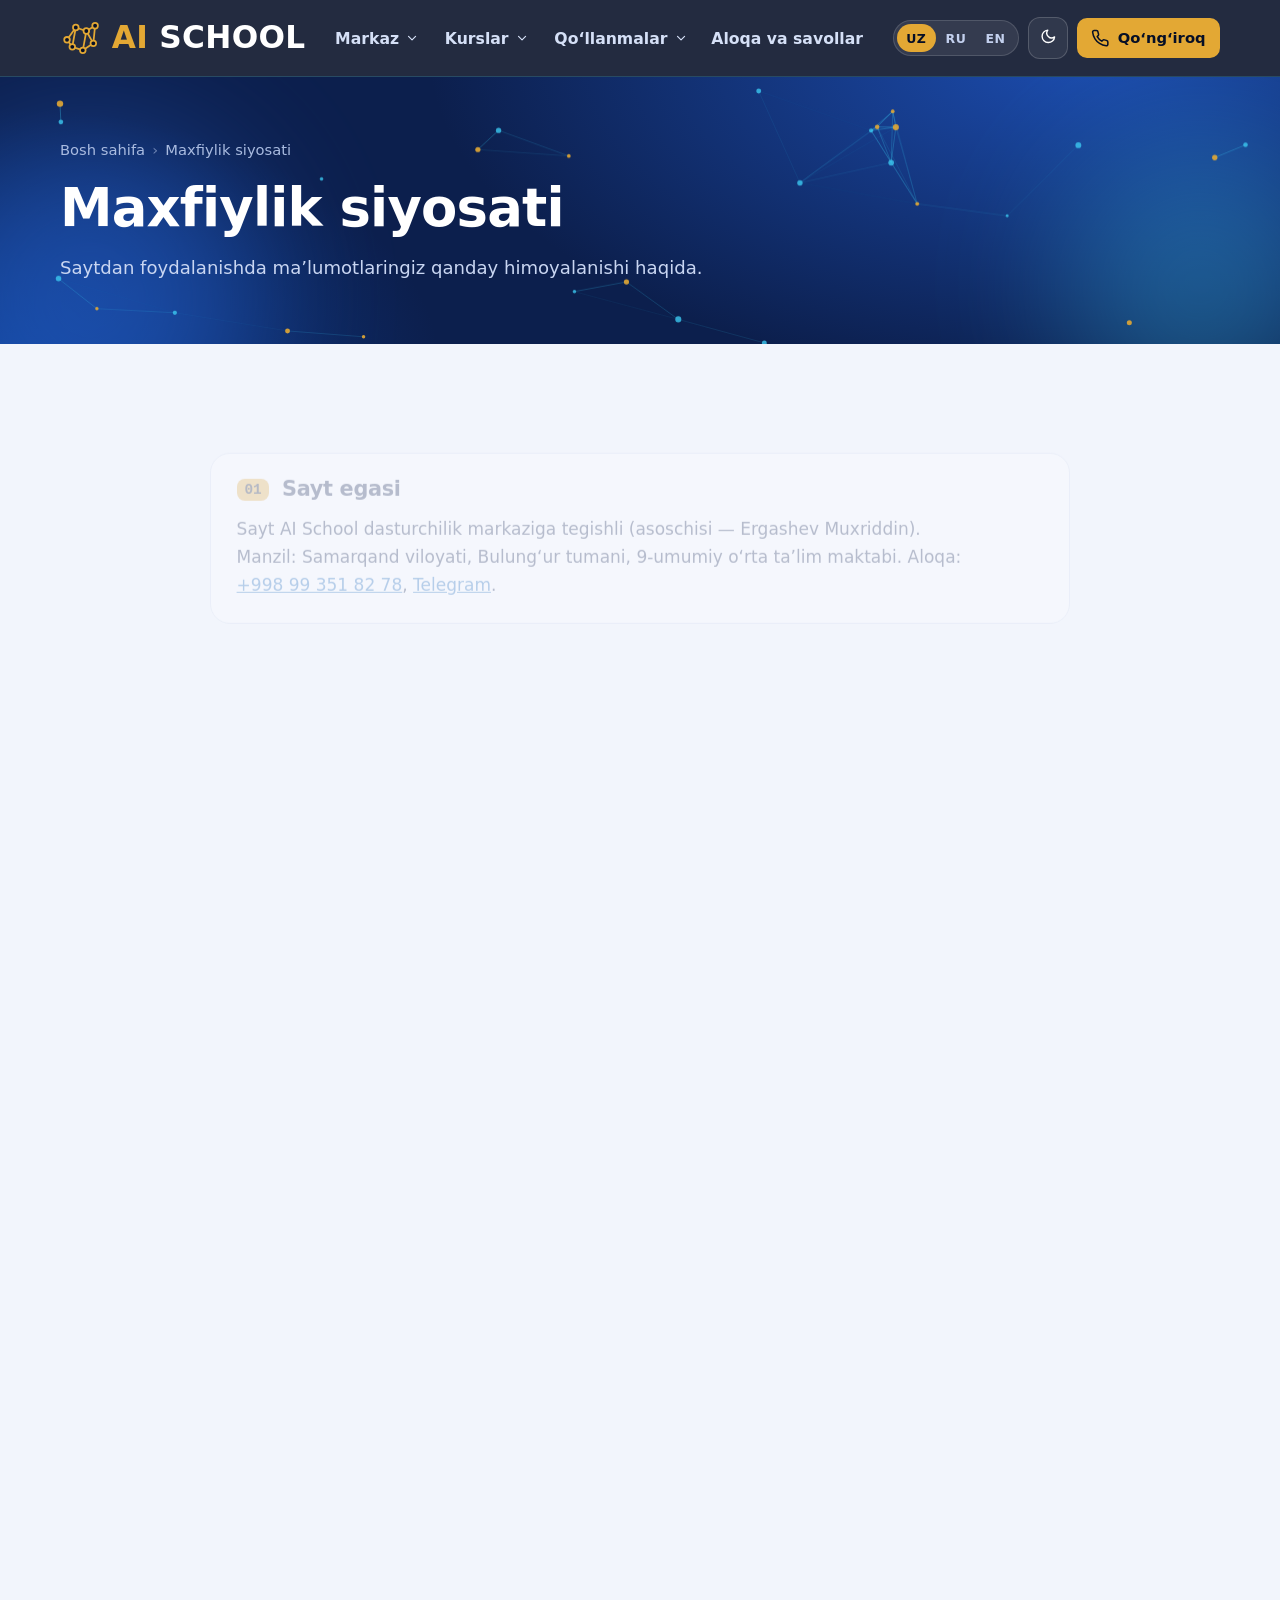
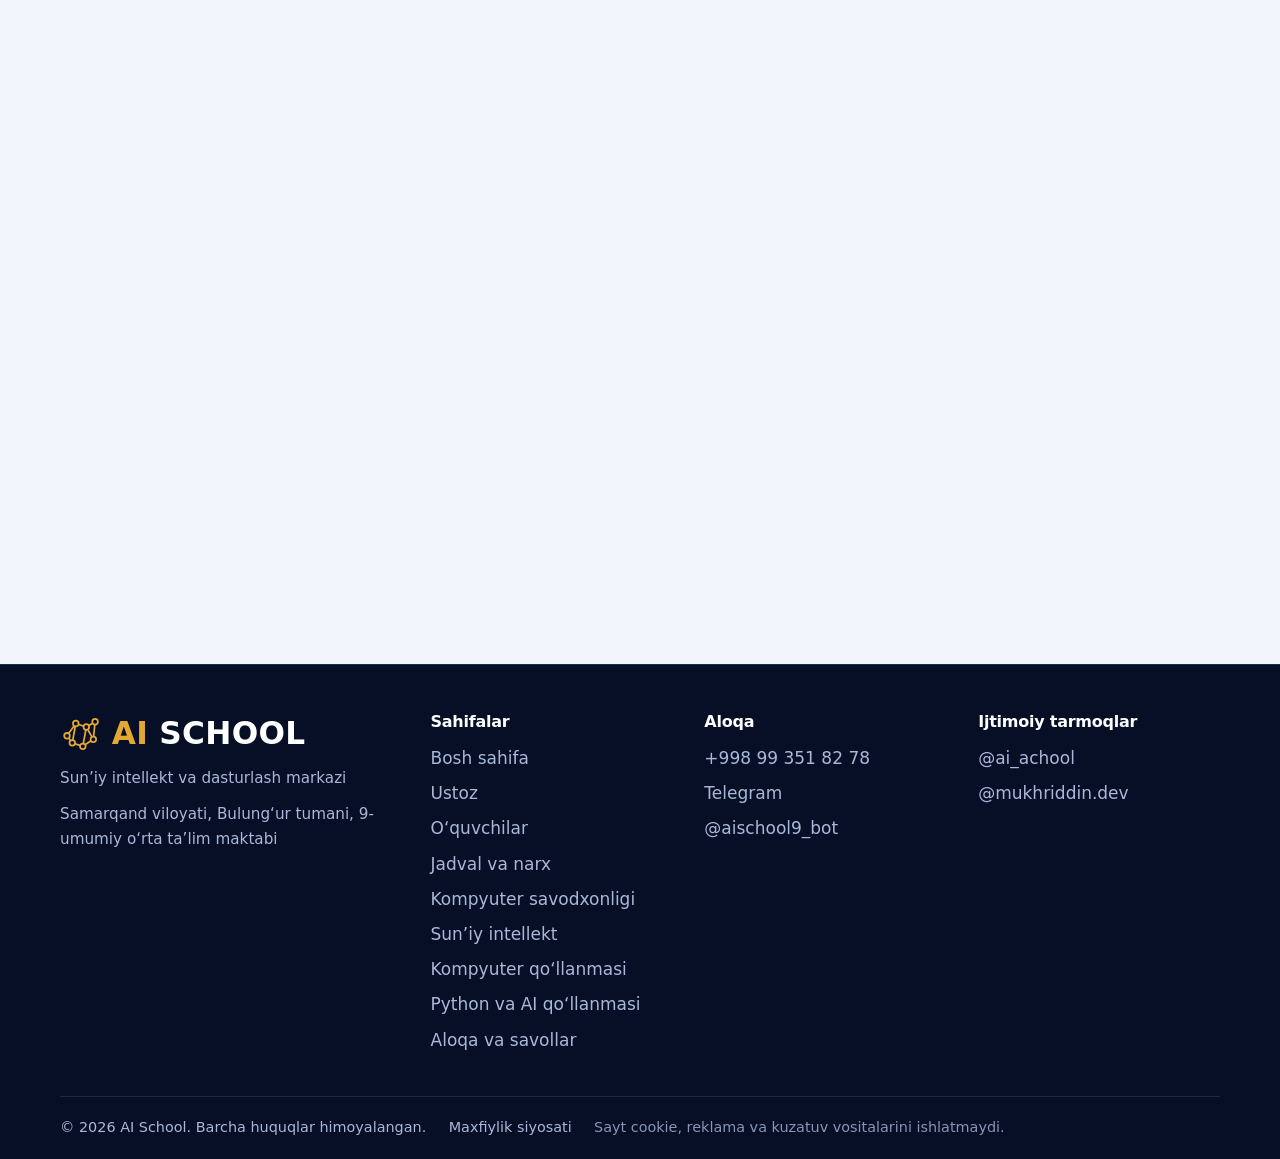
<file: privacy.html>
<!DOCTYPE html>
<html lang="uz" data-theme="light">
<head>
<meta charset="utf-8">
<meta name="viewport" content="width=device-width, initial-scale=1, viewport-fit=cover">
<meta http-equiv="Content-Security-Policy" content="default-src 'self'; script-src 'self'; style-src 'self' https://fonts.googleapis.com; font-src 'self' https://fonts.gstatic.com; img-src 'self' data:; frame-src https://www.youtube-nocookie.com; connect-src 'self'; media-src 'none'; object-src 'none'; base-uri 'self'; form-action 'none'">
<meta name="referrer" content="strict-origin-when-cross-origin">
<meta name="robots" content="index, follow">
<meta property="og:type" content="website"><meta property="og:site_name" content="AI School">
<meta property="og:image" content="assets/images/hero.jpg">
<title data-i="k504">Maxfiylik siyosati — AI School</title>
<meta name="description" content="AI School saytining maxfiylik siyosati." data-ia="content|k505">
<meta name="theme-color" content="#0C1F4D">
<link rel="icon" type="image/svg+xml" href="assets/images/favicon.svg">
<link rel="preconnect" href="https://fonts.googleapis.com"><link rel="preconnect" href="https://fonts.gstatic.com" crossorigin>
<link href="https://fonts.googleapis.com/css2?family=Manrope:wght@600;700;800&family=Onest:wght@400;500;600;700&display=swap" rel="stylesheet">
<link rel="stylesheet" href="assets/css/style.css">
<script src="assets/js/init.js"></script>
<script src="assets/js/videos.js" defer></script><script src="assets/js/main.js" defer></script>
</head>
<body>
<a class="skip" href="#main"><span data-i="ui_skip">Asosiy qismga o‘tish</span></a><div id="progress" aria-hidden="true"></div><header class="site-header"><div class="wrap bar"><a class="brand" href="index.html" aria-label="AI School — bosh sahifa" data-ia="aria-label|ui_brand_aria"><svg viewBox="0 0 48 48" aria-hidden="true" fill="none" stroke="#E3A834" stroke-width="2"><path d="M8 26 18 12 30 16 40 10M18 12 14 34 26 38 30 16M14 34 8 26M26 38 38 30 40 10M30 16 38 30"/><g fill="#060F26"><circle cx="8" cy="26" r="3.2"/><circle cx="18" cy="12" r="3.2"/><circle cx="30" cy="16" r="3.2"/><circle cx="40" cy="10" r="3.2"/><circle cx="14" cy="34" r="3.2"/><circle cx="26" cy="38" r="3.2"/><circle cx="38" cy="30" r="3.2"/></g></svg><span><b>AI</b> SCHOOL</span></a><nav class="nav" id="nav" aria-label="Asosiy menyu" data-ia="aria-label|ui_nav_aria"><ul><li class="has-sub"><button class="nav-btn" type="button" aria-expanded="false" aria-haspopup="true"><span data-i="nav_about">Markaz</span><svg class="ico chev" viewBox="0 0 24 24" aria-hidden="true"><path d="M6 9l6 6 6-6"/></svg></button><ul class="sub"><li><a href="teacher.html"><svg class="ico " viewBox="0 0 24 24" aria-hidden="true"><path d="M20 21v-2a4 4 0 0 0-4-4H8a4 4 0 0 0-4 4v2"/><circle cx="12" cy="7" r="4"/></svg><span data-i="nav_teacher">Ustoz</span></a></li><li><a href="students.html"><svg class="ico " viewBox="0 0 24 24" aria-hidden="true"><path d="M17 21v-2a4 4 0 0 0-4-4H5a4 4 0 0 0-4 4v2"/><circle cx="9" cy="7" r="4"/><path d="M23 21v-2a4 4 0 0 0-3-3.87M16 3.13a4 4 0 0 1 0 7.75"/></svg><span data-i="nav_students">O‘quvchilar</span></a></li><li><a href="schedule.html"><svg class="ico " viewBox="0 0 24 24" aria-hidden="true"><rect x="3" y="4" width="18" height="18" rx="2"/><path d="M16 2v4M8 2v4M3 10h18"/></svg><span data-i="nav_schedule">Jadval va narx</span></a></li></ul></li><li class="has-sub"><button class="nav-btn" type="button" aria-expanded="false" aria-haspopup="true"><span data-i="nav_courses">Kurslar</span><svg class="ico chev" viewBox="0 0 24 24" aria-hidden="true"><path d="M6 9l6 6 6-6"/></svg></button><ul class="sub"><li><a href="course-computer.html"><svg class="ico " viewBox="0 0 24 24" aria-hidden="true"><rect x="2" y="3" width="20" height="14" rx="2"/><path d="M8 21h8M12 17v4"/></svg><span data-i="nav_c_pc">Kompyuter savodxonligi</span></a></li><li><a href="course-ai.html"><svg class="ico " viewBox="0 0 24 24" aria-hidden="true"><rect x="4" y="4" width="16" height="16" rx="2"/><rect x="9" y="9" width="6" height="6"/><path d="M9 1v3M15 1v3M9 20v3M15 20v3M20 9h3M20 14h3M1 9h3M1 14h3"/></svg><span data-i="nav_c_ai">Sun’iy intellekt</span></a></li></ul></li><li class="has-sub"><button class="nav-btn" type="button" aria-expanded="false" aria-haspopup="true"><span data-i="nav_guides">Qo‘llanmalar</span><svg class="ico chev" viewBox="0 0 24 24" aria-hidden="true"><path d="M6 9l6 6 6-6"/></svg></button><ul class="sub"><li><a href="guide-computer.html"><svg class="ico " viewBox="0 0 24 24" aria-hidden="true"><path d="M2 3h6a4 4 0 0 1 4 4v14a3 3 0 0 0-3-3H2zM22 3h-6a4 4 0 0 0-4 4v14a3 3 0 0 1 3-3h7z"/></svg><span data-i="nav_g_pc">Kompyuter qo‘llanmasi</span></a></li><li><a href="guide-ai.html"><svg class="ico " viewBox="0 0 24 24" aria-hidden="true"><path d="M16 18l6-6-6-6M8 6l-6 6 6 6"/></svg><span data-i="nav_g_ai">Python va AI qo‘llanmasi</span></a></li></ul></li><li><a href="contact.html"><span data-i="nav_contact">Aloqa va savollar</span></a></li></ul><div class="nav-call"><a class="btn" href="tel:+998993518278"><svg class="ico " viewBox="0 0 24 24" aria-hidden="true"><path d="M22 16.92v3a2 2 0 0 1-2.18 2 19.79 19.79 0 0 1-8.63-3.07 19.5 19.5 0 0 1-6-6 19.79 19.79 0 0 1-3.07-8.67A2 2 0 0 1 4.11 2h3a2 2 0 0 1 2 1.72 12.84 12.84 0 0 0 .7 2.81 2 2 0 0 1-.45 2.11L8.09 9.91a16 16 0 0 0 6 6l1.27-1.27a2 2 0 0 1 2.11-.45 12.84 12.84 0 0 0 2.81.7A2 2 0 0 1 22 16.92z"/></svg><span data-i="btn_call">Qo‘ng‘iroq qilish</span></a></div></nav><div class="ctrl"><div class="lang" role="group" aria-label="Til" data-ia="aria-label|ui_lang_aria"><button type="button" data-lang="uz" aria-pressed="true">UZ</button><button type="button" data-lang="ru" aria-pressed="false">RU</button><button type="button" data-lang="en" aria-pressed="false">EN</button></div><button class="icon-btn" id="themeBtn" type="button" aria-pressed="false" aria-label="Tun rejimiga o‘tish" data-ia="aria-label|ui_theme_to_dark"><span class="moon"><svg class="ico " viewBox="0 0 24 24" aria-hidden="true"><path d="M21 12.79A9 9 0 1 1 11.21 3 7 7 0 0 0 21 12.79z"/></svg></span><span class="sun"><svg class="ico " viewBox="0 0 24 24" aria-hidden="true"><circle cx="12" cy="12" r="5"/><path d="M12 1v2M12 21v2M4.22 4.22l1.42 1.42M18.36 18.36l1.42 1.42M1 12h2M21 12h2M4.22 19.78l1.42-1.42M18.36 5.64l1.42-1.42"/></svg></span></button><a class="btn small call" href="tel:+998993518278"><svg class="ico " viewBox="0 0 24 24" aria-hidden="true"><path d="M22 16.92v3a2 2 0 0 1-2.18 2 19.79 19.79 0 0 1-8.63-3.07 19.5 19.5 0 0 1-6-6 19.79 19.79 0 0 1-3.07-8.67A2 2 0 0 1 4.11 2h3a2 2 0 0 1 2 1.72 12.84 12.84 0 0 0 .7 2.81 2 2 0 0 1-.45 2.11L8.09 9.91a16 16 0 0 0 6 6l1.27-1.27a2 2 0 0 1 2.11-.45 12.84 12.84 0 0 0 2.81.7A2 2 0 0 1 22 16.92z"/></svg><span><span data-i="btn_call_short">Qo‘ng‘iroq</span></span></a><button class="icon-btn burger" id="burger" type="button" aria-expanded="false" aria-controls="nav" aria-label="Menyu" data-ia="aria-label|ui_menu"><span class="m"><svg class="ico " viewBox="0 0 24 24" aria-hidden="true"><path d="M3 12h18M3 6h18M3 18h18"/></svg></span><span class="x"><svg class="ico " viewBox="0 0 24 24" aria-hidden="true"><path d="M18 6L6 18M6 6l12 12"/></svg></span></button></div></div></header>
<main id="main">
<section class="phero"><span class="blob b1"></span><span class="blob b3"></span><canvas class="net" data-density="12000" aria-hidden="true"></canvas><div class="wrap"><ol class="crumbs" aria-label="Sahifa yo‘li" data-ia="aria-label|ui_crumb"><li><a href="index.html"><span data-i="nav_home">Bosh sahifa</span></a></li><li aria-current="page"><span data-i="k461">Maxfiylik siyosati</span></li></ol><h1><span data-i="k462">Maxfiylik siyosati</span></h1><p class="lead"><span data-i="k463">Saytdan foydalanishda ma’lumotlaringiz qanday himoyalanishi haqida.</span></p></div></section><section class="section"><div class="wrap"><article class="legal"><section class="lsec reveal"><h2><span class="lnum">01</span><span data-i="k465">Sayt egasi</span></h2><p><span data-ih="k464">Sayt AI School dasturchilik markaziga tegishli (asoschisi — Ergashev Muxriddin). Manzil: Samarqand viloyati, Bulung‘ur tumani, 9-umumiy o‘rta ta’lim maktabi. Aloqa: <a href="tel:+998993518278">+998 99 351 82 78</a>, <a href="https://t.me/ai_school9" target="_blank" rel="noopener noreferrer">Telegram</a>.</span></p></section><section class="lsec reveal"><h2><span class="lnum">02</span><span data-i="k468">Qanday ma’lumot to‘planadi</span></h2><p><span data-ih="k466">Sayt hech qanday shaxsiy ma’lumot to‘plamaydi: unda ro‘yxatdan o‘tish, forma, cookie, reklama va analitika (kuzatuv) vositalari yo‘q.</span></p><p><span data-ih="k467">Brauzeringizda faqat siz tanlagan til va kun/tun rejimi saqlanadi (localStorage). Bu ma’lumot hech qayerga yuborilmaydi va uni brauzer sozlamalaridan o‘chirishingiz mumkin.</span></p></section><section class="lsec reveal"><h2><span class="lnum">03</span><span data-i="k473">Uchinchi tomon xizmatlari</span></h2><ul><li><span data-ih="k469"><strong>Hosting:</strong> sayt GitHub Pages’da joylashgan. Hosting xizmati xavfsizlik va ishlash maqsadida texnik jurnallarda IP manzilni qayd etishi mumkin.</span></li><li><span data-ih="k470"><strong>Shriftlar</strong> Google Fonts’dan yuklanadi, bunda brauzeringiz Google serverlariga murojaat qiladi.</span></li><li><span data-ih="k471"><strong>Videolar</strong> faqat siz ijro tugmasini bosganingizdan keyin YouTube’ning kengaytirilgan maxfiylik rejimida (youtube-nocookie.com) yuklanadi. Shundan so‘ng YouTube’ning o‘z maxfiylik siyosati amal qiladi.</span></li><li><span data-ih="k472"><strong>Telegram va Instagram</strong> havolalari sizni tashqi saytlarga olib boradi, ularning o‘z qoidalari bor.</span></li></ul></section><section class="lsec reveal"><h2><span class="lnum">04</span><span data-i="k475">O‘quvchilar haqidagi ma’lumot</span></h2><p><span data-ih="k474">“O‘quvchilar” sahifasida faqat ism-familiyalar ko‘rsatiladi. Ismingiz yoki farzandingizning ismi olib tashlanishini istasangiz, biz bilan bog‘laning, so‘rovingiz bo‘yicha olib tashlanadi.</span></p></section><section class="lsec reveal"><h2><span class="lnum">05</span><span data-i="k477">Mualliflik huquqi</span></h2><p><span data-ih="k476">Sayt matnlari, dizayni va rasmlari AI School’ga tegishli. Videolar o‘z mualliflariga tegishli va YouTube’ning joylashtirish imkoniyati orqali ko‘rsatiladi. Biror material huquqingizni buzadi deb hisoblasangiz, bog‘laning, u olib tashlanadi.</span></p></section><section class="lsec reveal"><h2><span class="lnum">06</span><span data-i="k480">Xavfsizlik</span></h2><p><span data-ih="k478">Sayt HTTPS orqali ishlaydi va qat’iy kontent xavfsizlik siyosati (CSP) bilan himoyalangan: kod va resurslar faqat ishonchli manbalardan yuklanadi.</span></p><div class="note"><span data-ih="k479"><strong>Ehtiyot bo‘ling:</strong> AI School hech qachon SMS kod, karta raqami yoki parol so‘ramaydi. Bizning nomimizdan bunday so‘rov kelsa, javob bermang.</span></div></section><section class="lsec reveal"><h2><span class="lnum">07</span><span data-i="k482">Qonunchilik</span></h2><p><span data-ih="k481">Ushbu siyosat O‘zbekiston Respublikasining “Shaxsga doir ma’lumotlar to‘g‘risida”gi Qonuni (2019-yil 2-iyul, O‘RQ-547) talablarini hisobga olgan holda tayyorlangan.</span></p></section><section class="lsec reveal"><h2><span class="lnum">08</span><span data-i="k484">O‘zgarishlar</span></h2><p><span data-ih="k483">Siyosat yangilansa, shu sahifada e’lon qilinadi. Oxirgi yangilanish: 2026-yil 15-oktabr.</span></p></section></article></div></section>
</main>
<footer class="site-footer"><div class="wrap fgrid"><div><a class="brand" href="index.html"><svg viewBox="0 0 48 48" aria-hidden="true" fill="none" stroke="#E3A834" stroke-width="2"><path d="M8 26 18 12 30 16 40 10M18 12 14 34 26 38 30 16M14 34 8 26M26 38 38 30 40 10M30 16 38 30"/><g fill="#060F26"><circle cx="8" cy="26" r="3.2"/><circle cx="18" cy="12" r="3.2"/><circle cx="30" cy="16" r="3.2"/><circle cx="40" cy="10" r="3.2"/><circle cx="14" cy="34" r="3.2"/><circle cx="26" cy="38" r="3.2"/><circle cx="38" cy="30" r="3.2"/></g></svg><span><b>AI</b> SCHOOL</span></a><p><span data-i="f_tag">Sun’iy intellekt va dasturlash markazi</span></p><p><span data-i="f_addr">Samarqand viloyati, Bulung‘ur tumani, 9-umumiy o‘rta ta’lim maktabi</span></p></div><div><h3><span data-i="f_pages">Sahifalar</span></h3><ul><li><a href="index.html"><span data-i="nav_home">Bosh sahifa</span></a></li><li><a href="teacher.html"><span data-i="nav_teacher">Ustoz</span></a></li><li><a href="students.html"><span data-i="nav_students">O‘quvchilar</span></a></li><li><a href="schedule.html"><span data-i="nav_schedule">Jadval va narx</span></a></li><li><a href="course-computer.html"><span data-i="nav_c_pc">Kompyuter savodxonligi</span></a></li><li><a href="course-ai.html"><span data-i="nav_c_ai">Sun’iy intellekt</span></a></li><li><a href="guide-computer.html"><span data-i="nav_g_pc">Kompyuter qo‘llanmasi</span></a></li><li><a href="guide-ai.html"><span data-i="nav_g_ai">Python va AI qo‘llanmasi</span></a></li><li><a href="contact.html"><span data-i="nav_contact">Aloqa va savollar</span></a></li></ul></div><div><h3><span data-i="f_contact">Aloqa</span></h3><ul><li><a href="tel:+998993518278">+998 99 351 82 78</a></li><li><a href="https://t.me/ai_school9" target="_blank" rel="noopener noreferrer">Telegram</a></li><li><a href="https://t.me/aischool9_bot" target="_blank" rel="noopener noreferrer">@aischool9_bot</a></li></ul></div><div><h3><span data-i="f_social">Ijtimoiy tarmoqlar</span></h3><ul><li><a href="https://instagram.com/ai_achool" target="_blank" rel="noopener noreferrer">@ai_achool</a></li><li><a href="https://instagram.com/mukhriddin.dev" target="_blank" rel="noopener noreferrer">@mukhriddin.dev</a></li></ul></div></div><div class="wrap fbottom"><span><span data-i="f_rights">© 2026 AI School. Barcha huquqlar himoyalangan.</span></span><a href="privacy.html"><span data-i="nav_privacy">Maxfiylik siyosati</span></a><span class="fnote"><span data-i="f_nocookie">Sayt cookie, reklama va kuzatuv vositalarini ishlatmaydi.</span></span></div></footer><button id="toTop" type="button" aria-label="Tepaga" data-ia="aria-label|ui_top"><svg class="ico " viewBox="0 0 24 24" aria-hidden="true"><path d="M12 19V5M5 12l7-7 7 7"/></svg></button>
</body>
</html>
</file>
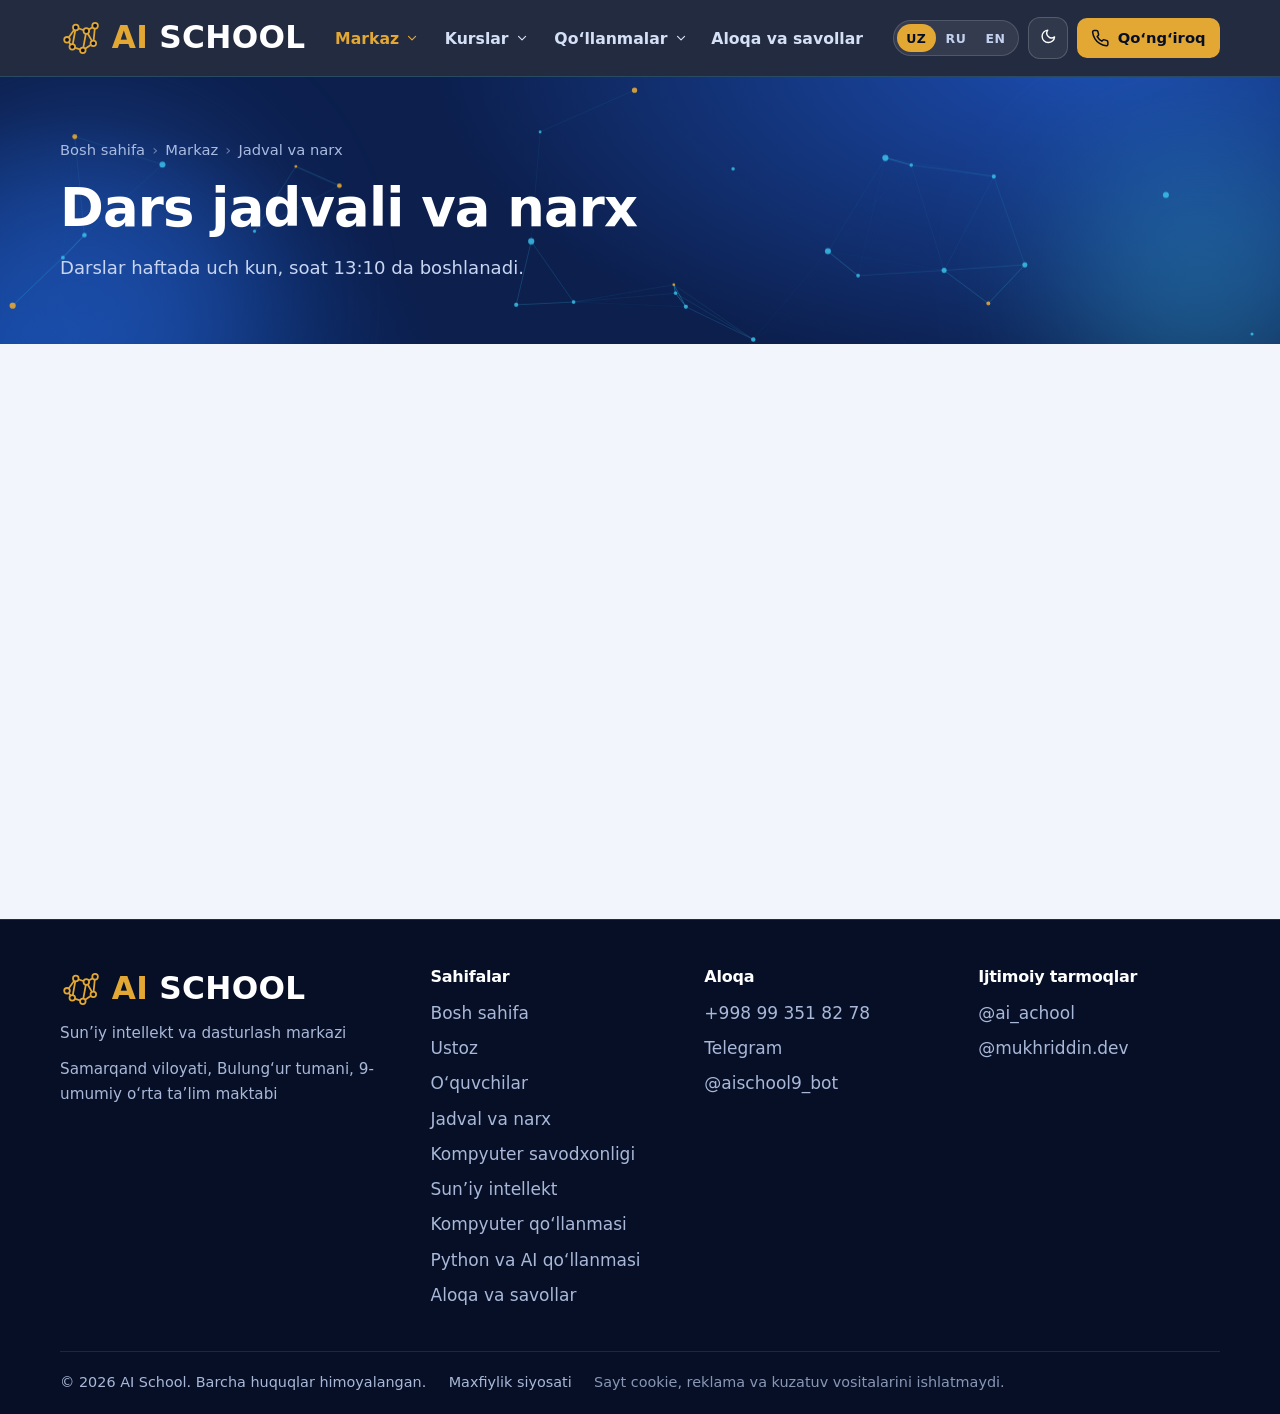
<file: schedule.html>
<!DOCTYPE html>
<html lang="uz" data-theme="light">
<head>
<meta charset="utf-8">
<meta name="viewport" content="width=device-width, initial-scale=1, viewport-fit=cover">
<meta http-equiv="Content-Security-Policy" content="default-src 'self'; script-src 'self'; style-src 'self' https://fonts.googleapis.com; font-src 'self' https://fonts.gstatic.com; img-src 'self' data:; frame-src https://www.youtube-nocookie.com; connect-src 'self'; media-src 'none'; object-src 'none'; base-uri 'self'; form-action 'none'">
<meta name="referrer" content="strict-origin-when-cross-origin">
<meta name="robots" content="index, follow">
<meta property="og:type" content="website"><meta property="og:site_name" content="AI School">
<meta property="og:image" content="assets/images/hero.jpg">
<title data-i="k492">Jadval va narx — AI School</title>
<meta name="description" content="Dars jadvali, vaqti, joyi va kurs narxi." data-ia="content|k493">
<meta name="theme-color" content="#0C1F4D">
<link rel="icon" type="image/svg+xml" href="assets/images/favicon.svg">
<link rel="preconnect" href="https://fonts.googleapis.com"><link rel="preconnect" href="https://fonts.gstatic.com" crossorigin>
<link href="https://fonts.googleapis.com/css2?family=Manrope:wght@600;700;800&family=Onest:wght@400;500;600;700&display=swap" rel="stylesheet">
<link rel="stylesheet" href="assets/css/style.css">
<script src="assets/js/init.js"></script>
<script src="assets/js/videos.js" defer></script><script src="assets/js/main.js" defer></script>
</head>
<body>
<a class="skip" href="#main"><span data-i="ui_skip">Asosiy qismga o‘tish</span></a><div id="progress" aria-hidden="true"></div><header class="site-header"><div class="wrap bar"><a class="brand" href="index.html" aria-label="AI School — bosh sahifa" data-ia="aria-label|ui_brand_aria"><svg viewBox="0 0 48 48" aria-hidden="true" fill="none" stroke="#E3A834" stroke-width="2"><path d="M8 26 18 12 30 16 40 10M18 12 14 34 26 38 30 16M14 34 8 26M26 38 38 30 40 10M30 16 38 30"/><g fill="#060F26"><circle cx="8" cy="26" r="3.2"/><circle cx="18" cy="12" r="3.2"/><circle cx="30" cy="16" r="3.2"/><circle cx="40" cy="10" r="3.2"/><circle cx="14" cy="34" r="3.2"/><circle cx="26" cy="38" r="3.2"/><circle cx="38" cy="30" r="3.2"/></g></svg><span><b>AI</b> SCHOOL</span></a><nav class="nav" id="nav" aria-label="Asosiy menyu" data-ia="aria-label|ui_nav_aria"><ul><li class="has-sub current"><button class="nav-btn" type="button" aria-expanded="false" aria-haspopup="true"><span data-i="nav_about">Markaz</span><svg class="ico chev" viewBox="0 0 24 24" aria-hidden="true"><path d="M6 9l6 6 6-6"/></svg></button><ul class="sub"><li><a href="teacher.html"><svg class="ico " viewBox="0 0 24 24" aria-hidden="true"><path d="M20 21v-2a4 4 0 0 0-4-4H8a4 4 0 0 0-4 4v2"/><circle cx="12" cy="7" r="4"/></svg><span data-i="nav_teacher">Ustoz</span></a></li><li><a href="students.html"><svg class="ico " viewBox="0 0 24 24" aria-hidden="true"><path d="M17 21v-2a4 4 0 0 0-4-4H5a4 4 0 0 0-4 4v2"/><circle cx="9" cy="7" r="4"/><path d="M23 21v-2a4 4 0 0 0-3-3.87M16 3.13a4 4 0 0 1 0 7.75"/></svg><span data-i="nav_students">O‘quvchilar</span></a></li><li><a href="schedule.html" aria-current="page"><svg class="ico " viewBox="0 0 24 24" aria-hidden="true"><rect x="3" y="4" width="18" height="18" rx="2"/><path d="M16 2v4M8 2v4M3 10h18"/></svg><span data-i="nav_schedule">Jadval va narx</span></a></li></ul></li><li class="has-sub"><button class="nav-btn" type="button" aria-expanded="false" aria-haspopup="true"><span data-i="nav_courses">Kurslar</span><svg class="ico chev" viewBox="0 0 24 24" aria-hidden="true"><path d="M6 9l6 6 6-6"/></svg></button><ul class="sub"><li><a href="course-computer.html"><svg class="ico " viewBox="0 0 24 24" aria-hidden="true"><rect x="2" y="3" width="20" height="14" rx="2"/><path d="M8 21h8M12 17v4"/></svg><span data-i="nav_c_pc">Kompyuter savodxonligi</span></a></li><li><a href="course-ai.html"><svg class="ico " viewBox="0 0 24 24" aria-hidden="true"><rect x="4" y="4" width="16" height="16" rx="2"/><rect x="9" y="9" width="6" height="6"/><path d="M9 1v3M15 1v3M9 20v3M15 20v3M20 9h3M20 14h3M1 9h3M1 14h3"/></svg><span data-i="nav_c_ai">Sun’iy intellekt</span></a></li></ul></li><li class="has-sub"><button class="nav-btn" type="button" aria-expanded="false" aria-haspopup="true"><span data-i="nav_guides">Qo‘llanmalar</span><svg class="ico chev" viewBox="0 0 24 24" aria-hidden="true"><path d="M6 9l6 6 6-6"/></svg></button><ul class="sub"><li><a href="guide-computer.html"><svg class="ico " viewBox="0 0 24 24" aria-hidden="true"><path d="M2 3h6a4 4 0 0 1 4 4v14a3 3 0 0 0-3-3H2zM22 3h-6a4 4 0 0 0-4 4v14a3 3 0 0 1 3-3h7z"/></svg><span data-i="nav_g_pc">Kompyuter qo‘llanmasi</span></a></li><li><a href="guide-ai.html"><svg class="ico " viewBox="0 0 24 24" aria-hidden="true"><path d="M16 18l6-6-6-6M8 6l-6 6 6 6"/></svg><span data-i="nav_g_ai">Python va AI qo‘llanmasi</span></a></li></ul></li><li><a href="contact.html"><span data-i="nav_contact">Aloqa va savollar</span></a></li></ul><div class="nav-call"><a class="btn" href="tel:+998993518278"><svg class="ico " viewBox="0 0 24 24" aria-hidden="true"><path d="M22 16.92v3a2 2 0 0 1-2.18 2 19.79 19.79 0 0 1-8.63-3.07 19.5 19.5 0 0 1-6-6 19.79 19.79 0 0 1-3.07-8.67A2 2 0 0 1 4.11 2h3a2 2 0 0 1 2 1.72 12.84 12.84 0 0 0 .7 2.81 2 2 0 0 1-.45 2.11L8.09 9.91a16 16 0 0 0 6 6l1.27-1.27a2 2 0 0 1 2.11-.45 12.84 12.84 0 0 0 2.81.7A2 2 0 0 1 22 16.92z"/></svg><span data-i="btn_call">Qo‘ng‘iroq qilish</span></a></div></nav><div class="ctrl"><div class="lang" role="group" aria-label="Til" data-ia="aria-label|ui_lang_aria"><button type="button" data-lang="uz" aria-pressed="true">UZ</button><button type="button" data-lang="ru" aria-pressed="false">RU</button><button type="button" data-lang="en" aria-pressed="false">EN</button></div><button class="icon-btn" id="themeBtn" type="button" aria-pressed="false" aria-label="Tun rejimiga o‘tish" data-ia="aria-label|ui_theme_to_dark"><span class="moon"><svg class="ico " viewBox="0 0 24 24" aria-hidden="true"><path d="M21 12.79A9 9 0 1 1 11.21 3 7 7 0 0 0 21 12.79z"/></svg></span><span class="sun"><svg class="ico " viewBox="0 0 24 24" aria-hidden="true"><circle cx="12" cy="12" r="5"/><path d="M12 1v2M12 21v2M4.22 4.22l1.42 1.42M18.36 18.36l1.42 1.42M1 12h2M21 12h2M4.22 19.78l1.42-1.42M18.36 5.64l1.42-1.42"/></svg></span></button><a class="btn small call" href="tel:+998993518278"><svg class="ico " viewBox="0 0 24 24" aria-hidden="true"><path d="M22 16.92v3a2 2 0 0 1-2.18 2 19.79 19.79 0 0 1-8.63-3.07 19.5 19.5 0 0 1-6-6 19.79 19.79 0 0 1-3.07-8.67A2 2 0 0 1 4.11 2h3a2 2 0 0 1 2 1.72 12.84 12.84 0 0 0 .7 2.81 2 2 0 0 1-.45 2.11L8.09 9.91a16 16 0 0 0 6 6l1.27-1.27a2 2 0 0 1 2.11-.45 12.84 12.84 0 0 0 2.81.7A2 2 0 0 1 22 16.92z"/></svg><span><span data-i="btn_call_short">Qo‘ng‘iroq</span></span></a><button class="icon-btn burger" id="burger" type="button" aria-expanded="false" aria-controls="nav" aria-label="Menyu" data-ia="aria-label|ui_menu"><span class="m"><svg class="ico " viewBox="0 0 24 24" aria-hidden="true"><path d="M3 12h18M3 6h18M3 18h18"/></svg></span><span class="x"><svg class="ico " viewBox="0 0 24 24" aria-hidden="true"><path d="M18 6L6 18M6 6l12 12"/></svg></span></button></div></div></header>
<main id="main">
<section class="phero"><span class="blob b1"></span><span class="blob b3"></span><canvas class="net" data-density="12000" aria-hidden="true"></canvas><div class="wrap"><ol class="crumbs" aria-label="Sahifa yo‘li" data-ia="aria-label|ui_crumb"><li><a href="index.html"><span data-i="nav_home">Bosh sahifa</span></a></li><li><span data-i="nav_about">Markaz</span></li><li aria-current="page"><span data-i="k66">Jadval va narx</span></li></ol><h1><span data-i="k67">Dars jadvali va narx</span></h1><p class="lead"><span data-i="k68">Darslar haftada uch kun, soat 13:10 da boshlanadi.</span></p></div></section><section class="section"><div class="wrap"><ol class="week" aria-label="Haftalik jadval" data-ia="aria-label|sc_aria"><li class=" reveal" data-d="0.0"><span data-i="k53">Du</span><small><span data-i="sc_no">dars yo‘q</span></small></li><li class="on reveal" data-d="0.06"><span data-i="k54">Se</span><small>13:10</small></li><li class=" reveal" data-d="0.12"><span data-i="k55">Ch</span><small><span data-i="sc_no">dars yo‘q</span></small></li><li class="on reveal" data-d="0.18"><span data-i="k56">Pa</span><small>13:10</small></li><li class=" reveal" data-d="0.24"><span data-i="k57">Ju</span><small><span data-i="sc_no">dars yo‘q</span></small></li><li class="on reveal" data-d="0.3"><span data-i="k58">Sh</span><small>13:10</small></li><li class=" reveal" data-d="0.36"><span data-i="k59">Ya</span><small><span data-i="sc_no">dars yo‘q</span></small></li></ol><div class="facts"><div class="fact reveal" data-d="0.0"><svg class="ico " viewBox="0 0 24 24" aria-hidden="true"><rect x="3" y="4" width="18" height="18" rx="2"/><path d="M16 2v4M8 2v4M3 10h18"/></svg><div><p class="fl"><span data-i="k60">Kunlar</span></p><p class="fv"><span data-i="k61">Seshanba, payshanba, shanba</span></p></div></div><div class="fact reveal" data-d="0.1"><svg class="ico " viewBox="0 0 24 24" aria-hidden="true"><circle cx="12" cy="12" r="10"/><path d="M12 6v6l4 2"/></svg><div><p class="fl"><span data-i="k62">Boshlanish vaqti</span></p><p class="fv"><span data-i="k63">13:10</span></p></div></div><div class="fact reveal" data-d="0.2"><svg class="ico " viewBox="0 0 24 24" aria-hidden="true"><path d="M21 10c0 7-9 13-9 13s-9-6-9-13a9 9 0 0 1 18 0z"/><circle cx="12" cy="10" r="3"/></svg><div><p class="fl"><span data-i="k64">Joy</span></p><p class="fv"><span data-i="k65">Bulung‘ur tumani, 9-maktab informatika xonasi</span></p></div></div></div><div class="price reveal zoom"><svg class="ico big" viewBox="0 0 24 24" aria-hidden="true"><path d="M20.59 13.41l-7.17 7.17a2 2 0 0 1-2.83 0L2 12V2h10l8.59 8.59a2 2 0 0 1 0 2.82z"/><path d="M7 7h.01"/></svg><div><div class="lab"><span data-i="sc_price">Kurs narxi</span></div><div class="sum"><span data-i="sc_sum">300 000 so‘m</span></div></div><p><span data-i="sc_note">Darslar zamonaviy kompyuterlar bilan jihozlangan xonalarda bo‘lib o‘tadi.</span></p></div></div></section>
</main>
<footer class="site-footer"><div class="wrap fgrid"><div><a class="brand" href="index.html"><svg viewBox="0 0 48 48" aria-hidden="true" fill="none" stroke="#E3A834" stroke-width="2"><path d="M8 26 18 12 30 16 40 10M18 12 14 34 26 38 30 16M14 34 8 26M26 38 38 30 40 10M30 16 38 30"/><g fill="#060F26"><circle cx="8" cy="26" r="3.2"/><circle cx="18" cy="12" r="3.2"/><circle cx="30" cy="16" r="3.2"/><circle cx="40" cy="10" r="3.2"/><circle cx="14" cy="34" r="3.2"/><circle cx="26" cy="38" r="3.2"/><circle cx="38" cy="30" r="3.2"/></g></svg><span><b>AI</b> SCHOOL</span></a><p><span data-i="f_tag">Sun’iy intellekt va dasturlash markazi</span></p><p><span data-i="f_addr">Samarqand viloyati, Bulung‘ur tumani, 9-umumiy o‘rta ta’lim maktabi</span></p></div><div><h3><span data-i="f_pages">Sahifalar</span></h3><ul><li><a href="index.html"><span data-i="nav_home">Bosh sahifa</span></a></li><li><a href="teacher.html"><span data-i="nav_teacher">Ustoz</span></a></li><li><a href="students.html"><span data-i="nav_students">O‘quvchilar</span></a></li><li><a href="schedule.html"><span data-i="nav_schedule">Jadval va narx</span></a></li><li><a href="course-computer.html"><span data-i="nav_c_pc">Kompyuter savodxonligi</span></a></li><li><a href="course-ai.html"><span data-i="nav_c_ai">Sun’iy intellekt</span></a></li><li><a href="guide-computer.html"><span data-i="nav_g_pc">Kompyuter qo‘llanmasi</span></a></li><li><a href="guide-ai.html"><span data-i="nav_g_ai">Python va AI qo‘llanmasi</span></a></li><li><a href="contact.html"><span data-i="nav_contact">Aloqa va savollar</span></a></li></ul></div><div><h3><span data-i="f_contact">Aloqa</span></h3><ul><li><a href="tel:+998993518278">+998 99 351 82 78</a></li><li><a href="https://t.me/ai_school9" target="_blank" rel="noopener noreferrer">Telegram</a></li><li><a href="https://t.me/aischool9_bot" target="_blank" rel="noopener noreferrer">@aischool9_bot</a></li></ul></div><div><h3><span data-i="f_social">Ijtimoiy tarmoqlar</span></h3><ul><li><a href="https://instagram.com/ai_achool" target="_blank" rel="noopener noreferrer">@ai_achool</a></li><li><a href="https://instagram.com/mukhriddin.dev" target="_blank" rel="noopener noreferrer">@mukhriddin.dev</a></li></ul></div></div><div class="wrap fbottom"><span><span data-i="f_rights">© 2026 AI School. Barcha huquqlar himoyalangan.</span></span><a href="privacy.html"><span data-i="nav_privacy">Maxfiylik siyosati</span></a><span class="fnote"><span data-i="f_nocookie">Sayt cookie, reklama va kuzatuv vositalarini ishlatmaydi.</span></span></div></footer><button id="toTop" type="button" aria-label="Tepaga" data-ia="aria-label|ui_top"><svg class="ico " viewBox="0 0 24 24" aria-hidden="true"><path d="M12 19V5M5 12l7-7 7 7"/></svg></button>
</body>
</html>
</file>
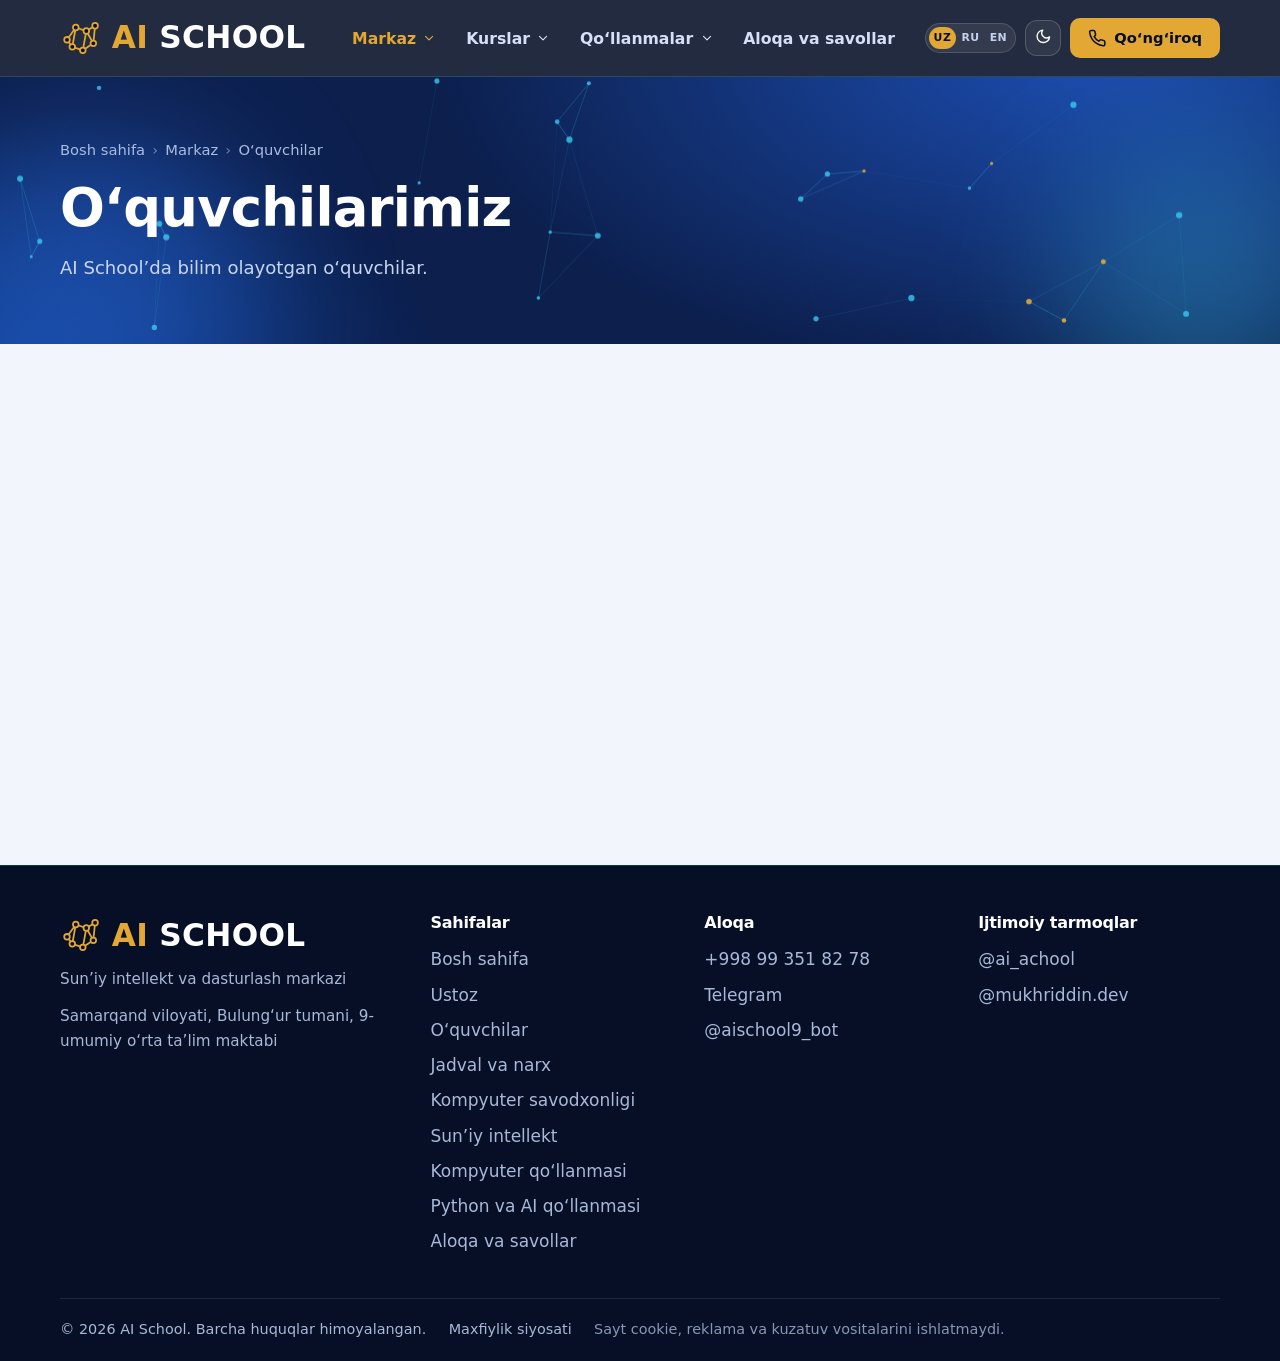
<file: students.html>
<!DOCTYPE html>
<html lang="uz" data-theme="light">
<head>
<meta charset="utf-8">
<meta name="viewport" content="width=device-width, initial-scale=1, viewport-fit=cover">
<meta http-equiv="Content-Security-Policy" content="default-src 'self'; script-src 'self'; style-src 'self' https://fonts.googleapis.com; font-src 'self' https://fonts.gstatic.com; img-src 'self' data:; frame-src https://www.youtube-nocookie.com; connect-src 'self'; media-src 'none'; object-src 'none'; base-uri 'self'; form-action 'none'">
<meta name="referrer" content="strict-origin-when-cross-origin">
<meta name="robots" content="index, follow">
<meta property="og:type" content="website"><meta property="og:site_name" content="AI School">
<meta property="og:image" content="assets/images/hero.jpg">
<title data-i="k490">O‘quvchilar — AI School</title>
<meta name="description" content="AI School o‘quvchilari." data-ia="content|k491">
<meta name="theme-color" content="#0C1F4D">
<link rel="icon" type="image/svg+xml" href="assets/images/favicon.svg">
<link rel="preconnect" href="https://fonts.googleapis.com"><link rel="preconnect" href="https://fonts.gstatic.com" crossorigin>
<link href="https://fonts.googleapis.com/css2?family=Manrope:wght@600;700;800&family=Onest:wght@400;500;600;700&display=swap" rel="stylesheet">
<link rel="stylesheet" href="assets/css/style.css">
<script src="assets/js/init.js"></script>
<script src="assets/js/videos.js" defer></script><script src="assets/js/main.js" defer></script>
</head>
<body>
<a class="skip" href="#main"><span data-i="ui_skip">Asosiy qismga o‘tish</span></a><div id="progress" aria-hidden="true"></div><header class="site-header"><div class="wrap bar"><a class="brand" href="index.html" aria-label="AI School — bosh sahifa" data-ia="aria-label|ui_brand_aria"><svg viewBox="0 0 48 48" aria-hidden="true" fill="none" stroke="#E3A834" stroke-width="2"><path d="M8 26 18 12 30 16 40 10M18 12 14 34 26 38 30 16M14 34 8 26M26 38 38 30 40 10M30 16 38 30"/><g fill="#060F26"><circle cx="8" cy="26" r="3.2"/><circle cx="18" cy="12" r="3.2"/><circle cx="30" cy="16" r="3.2"/><circle cx="40" cy="10" r="3.2"/><circle cx="14" cy="34" r="3.2"/><circle cx="26" cy="38" r="3.2"/><circle cx="38" cy="30" r="3.2"/></g></svg><span><b>AI</b> SCHOOL</span></a><nav class="nav" id="nav" aria-label="Asosiy menyu" data-ia="aria-label|ui_nav_aria"><ul><li class="has-sub current"><button class="nav-btn" type="button" aria-expanded="false" aria-haspopup="true"><span data-i="nav_about">Markaz</span><svg class="ico chev" viewBox="0 0 24 24" aria-hidden="true"><path d="M6 9l6 6 6-6"/></svg></button><ul class="sub"><li><a href="teacher.html"><svg class="ico " viewBox="0 0 24 24" aria-hidden="true"><path d="M20 21v-2a4 4 0 0 0-4-4H8a4 4 0 0 0-4 4v2"/><circle cx="12" cy="7" r="4"/></svg><span data-i="nav_teacher">Ustoz</span></a></li><li><a href="students.html" aria-current="page"><svg class="ico " viewBox="0 0 24 24" aria-hidden="true"><path d="M17 21v-2a4 4 0 0 0-4-4H5a4 4 0 0 0-4 4v2"/><circle cx="9" cy="7" r="4"/><path d="M23 21v-2a4 4 0 0 0-3-3.87M16 3.13a4 4 0 0 1 0 7.75"/></svg><span data-i="nav_students">O‘quvchilar</span></a></li><li><a href="schedule.html"><svg class="ico " viewBox="0 0 24 24" aria-hidden="true"><rect x="3" y="4" width="18" height="18" rx="2"/><path d="M16 2v4M8 2v4M3 10h18"/></svg><span data-i="nav_schedule">Jadval va narx</span></a></li></ul></li><li class="has-sub"><button class="nav-btn" type="button" aria-expanded="false" aria-haspopup="true"><span data-i="nav_courses">Kurslar</span><svg class="ico chev" viewBox="0 0 24 24" aria-hidden="true"><path d="M6 9l6 6 6-6"/></svg></button><ul class="sub"><li><a href="course-computer.html"><svg class="ico " viewBox="0 0 24 24" aria-hidden="true"><rect x="2" y="3" width="20" height="14" rx="2"/><path d="M8 21h8M12 17v4"/></svg><span data-i="nav_c_pc">Kompyuter savodxonligi</span></a></li><li><a href="course-ai.html"><svg class="ico " viewBox="0 0 24 24" aria-hidden="true"><rect x="4" y="4" width="16" height="16" rx="2"/><rect x="9" y="9" width="6" height="6"/><path d="M9 1v3M15 1v3M9 20v3M15 20v3M20 9h3M20 14h3M1 9h3M1 14h3"/></svg><span data-i="nav_c_ai">Sun’iy intellekt</span></a></li></ul></li><li class="has-sub"><button class="nav-btn" type="button" aria-expanded="false" aria-haspopup="true"><span data-i="nav_guides">Qo‘llanmalar</span><svg class="ico chev" viewBox="0 0 24 24" aria-hidden="true"><path d="M6 9l6 6 6-6"/></svg></button><ul class="sub"><li><a href="guide-computer.html"><svg class="ico " viewBox="0 0 24 24" aria-hidden="true"><path d="M2 3h6a4 4 0 0 1 4 4v14a3 3 0 0 0-3-3H2zM22 3h-6a4 4 0 0 0-4 4v14a3 3 0 0 1 3-3h7z"/></svg><span data-i="nav_g_pc">Kompyuter qo‘llanmasi</span></a></li><li><a href="guide-ai.html"><svg class="ico " viewBox="0 0 24 24" aria-hidden="true"><path d="M16 18l6-6-6-6M8 6l-6 6 6 6"/></svg><span data-i="nav_g_ai">Python va AI qo‘llanmasi</span></a></li></ul></li><li><a href="contact.html"><span data-i="nav_contact">Aloqa va savollar</span></a></li></ul><div class="nav-call"><a class="btn" href="tel:+998993518278"><svg class="ico " viewBox="0 0 24 24" aria-hidden="true"><path d="M22 16.92v3a2 2 0 0 1-2.18 2 19.79 19.79 0 0 1-8.63-3.07 19.5 19.5 0 0 1-6-6 19.79 19.79 0 0 1-3.07-8.67A2 2 0 0 1 4.11 2h3a2 2 0 0 1 2 1.72 12.84 12.84 0 0 0 .7 2.81 2 2 0 0 1-.45 2.11L8.09 9.91a16 16 0 0 0 6 6l1.27-1.27a2 2 0 0 1 2.11-.45 12.84 12.84 0 0 0 2.81.7A2 2 0 0 1 22 16.92z"/></svg><span data-i="btn_call">Qo‘ng‘iroq qilish</span></a></div></nav><div class="ctrl"><div class="lang" role="group" aria-label="Til" data-ia="aria-label|ui_lang_aria"><button type="button" data-lang="uz" aria-pressed="true">UZ</button><button type="button" data-lang="ru" aria-pressed="false">RU</button><button type="button" data-lang="en" aria-pressed="false">EN</button></div><button class="icon-btn" id="themeBtn" type="button" aria-pressed="false" aria-label="Tun rejimiga o‘tish" data-ia="aria-label|ui_theme_to_dark"><span class="moon"><svg class="ico " viewBox="0 0 24 24" aria-hidden="true"><path d="M21 12.79A9 9 0 1 1 11.21 3 7 7 0 0 0 21 12.79z"/></svg></span><span class="sun"><svg class="ico " viewBox="0 0 24 24" aria-hidden="true"><circle cx="12" cy="12" r="5"/><path d="M12 1v2M12 21v2M4.22 4.22l1.42 1.42M18.36 18.36l1.42 1.42M1 12h2M21 12h2M4.22 19.78l1.42-1.42M18.36 5.64l1.42-1.42"/></svg></span></button><a class="btn small call" href="tel:+998993518278"><svg class="ico " viewBox="0 0 24 24" aria-hidden="true"><path d="M22 16.92v3a2 2 0 0 1-2.18 2 19.79 19.79 0 0 1-8.63-3.07 19.5 19.5 0 0 1-6-6 19.79 19.79 0 0 1-3.07-8.67A2 2 0 0 1 4.11 2h3a2 2 0 0 1 2 1.72 12.84 12.84 0 0 0 .7 2.81 2 2 0 0 1-.45 2.11L8.09 9.91a16 16 0 0 0 6 6l1.27-1.27a2 2 0 0 1 2.11-.45 12.84 12.84 0 0 0 2.81.7A2 2 0 0 1 22 16.92z"/></svg><span><span data-i="btn_call_short">Qo‘ng‘iroq</span></span></a><button class="icon-btn burger" id="burger" type="button" aria-expanded="false" aria-controls="nav" aria-label="Menyu" data-ia="aria-label|ui_menu"><span class="m"><svg class="ico " viewBox="0 0 24 24" aria-hidden="true"><path d="M3 12h18M3 6h18M3 18h18"/></svg></span><span class="x"><svg class="ico " viewBox="0 0 24 24" aria-hidden="true"><path d="M18 6L6 18M6 6l12 12"/></svg></span></button></div></div></header>
<main id="main">
<section class="phero"><span class="blob b1"></span><span class="blob b3"></span><canvas class="net" data-density="12000" aria-hidden="true"></canvas><div class="wrap"><ol class="crumbs" aria-label="Sahifa yo‘li" data-ia="aria-label|ui_crumb"><li><a href="index.html"><span data-i="nav_home">Bosh sahifa</span></a></li><li><span data-i="nav_about">Markaz</span></li><li aria-current="page"><span data-i="k50">O‘quvchilar</span></li></ol><h1><span data-i="k51">O‘quvchilarimiz</span></h1><p class="lead"><span data-i="k52">AI School’da bilim olayotgan o‘quvchilar.</span></p></div></section><section class="section"><div class="wrap"><ul class="students"><li class="reveal" data-d="0.0"><span class="mono" aria-hidden="true">XB</span><div><strong>Xo‘jamuradov Bexruz Elyor o‘g‘li</strong><small><span data-i="s_label">AI School o‘quvchisi</span></small></div></li><li class="reveal" data-d="0.08"><span class="mono" aria-hidden="true">SO</span><div><strong>Shermatova Odina G‘ulom qizi</strong><small><span data-i="s_label">AI School o‘quvchisi</span></small></div></li><li class="reveal" data-d="0.16"><span class="mono" aria-hidden="true">KS</span><div><strong>Karimova Shabnam Bobur qizi</strong><small><span data-i="s_label">AI School o‘quvchisi</span></small></div></li><li class="reveal" data-d="0.0"><span class="mono" aria-hidden="true">XJ</span><div><strong>Xidirov Jonibek Ilyos o‘g‘li</strong><small><span data-i="s_label">AI School o‘quvchisi</span></small></div></li><li class="reveal" data-d="0.08"><span class="mono" aria-hidden="true">SX</span><div><strong>Shayzoqov Xurshid Azamat o‘g‘li</strong><small><span data-i="s_label">AI School o‘quvchisi</span></small></div></li><li class="reveal" data-d="0.16"><span class="mono" aria-hidden="true">ZN</span><div><strong>Zahirov Nazarbek Rustam o‘g‘li</strong><small><span data-i="s_label">AI School o‘quvchisi</span></small></div></li><li class="reveal" data-d="0.0"><span class="mono" aria-hidden="true">AS</span><div><strong>Abdurahmanov Shohjaxon Qahramon o‘g‘li</strong><small><span data-i="s_label">AI School o‘quvchisi</span></small></div></li></ul></div></section>
</main>
<footer class="site-footer"><div class="wrap fgrid"><div><a class="brand" href="index.html"><svg viewBox="0 0 48 48" aria-hidden="true" fill="none" stroke="#E3A834" stroke-width="2"><path d="M8 26 18 12 30 16 40 10M18 12 14 34 26 38 30 16M14 34 8 26M26 38 38 30 40 10M30 16 38 30"/><g fill="#060F26"><circle cx="8" cy="26" r="3.2"/><circle cx="18" cy="12" r="3.2"/><circle cx="30" cy="16" r="3.2"/><circle cx="40" cy="10" r="3.2"/><circle cx="14" cy="34" r="3.2"/><circle cx="26" cy="38" r="3.2"/><circle cx="38" cy="30" r="3.2"/></g></svg><span><b>AI</b> SCHOOL</span></a><p><span data-i="f_tag">Sun’iy intellekt va dasturlash markazi</span></p><p><span data-i="f_addr">Samarqand viloyati, Bulung‘ur tumani, 9-umumiy o‘rta ta’lim maktabi</span></p></div><div><h3><span data-i="f_pages">Sahifalar</span></h3><ul><li><a href="index.html"><span data-i="nav_home">Bosh sahifa</span></a></li><li><a href="teacher.html"><span data-i="nav_teacher">Ustoz</span></a></li><li><a href="students.html"><span data-i="nav_students">O‘quvchilar</span></a></li><li><a href="schedule.html"><span data-i="nav_schedule">Jadval va narx</span></a></li><li><a href="course-computer.html"><span data-i="nav_c_pc">Kompyuter savodxonligi</span></a></li><li><a href="course-ai.html"><span data-i="nav_c_ai">Sun’iy intellekt</span></a></li><li><a href="guide-computer.html"><span data-i="nav_g_pc">Kompyuter qo‘llanmasi</span></a></li><li><a href="guide-ai.html"><span data-i="nav_g_ai">Python va AI qo‘llanmasi</span></a></li><li><a href="contact.html"><span data-i="nav_contact">Aloqa va savollar</span></a></li></ul></div><div><h3><span data-i="f_contact">Aloqa</span></h3><ul><li><a href="tel:+998993518278">+998 99 351 82 78</a></li><li><a href="https://t.me/ai_school9" target="_blank" rel="noopener noreferrer">Telegram</a></li><li><a href="https://t.me/aischool9_bot" target="_blank" rel="noopener noreferrer">@aischool9_bot</a></li></ul></div><div><h3><span data-i="f_social">Ijtimoiy tarmoqlar</span></h3><ul><li><a href="https://instagram.com/ai_achool" target="_blank" rel="noopener noreferrer">@ai_achool</a></li><li><a href="https://instagram.com/mukhriddin.dev" target="_blank" rel="noopener noreferrer">@mukhriddin.dev</a></li></ul></div></div><div class="wrap fbottom"><span><span data-i="f_rights">© 2026 AI School. Barcha huquqlar himoyalangan.</span></span><a href="privacy.html"><span data-i="nav_privacy">Maxfiylik siyosati</span></a><span class="fnote"><span data-i="f_nocookie">Sayt cookie, reklama va kuzatuv vositalarini ishlatmaydi.</span></span></div></footer><button id="toTop" type="button" aria-label="Tepaga" data-ia="aria-label|ui_top"><svg class="ico " viewBox="0 0 24 24" aria-hidden="true"><path d="M12 19V5M5 12l7-7 7 7"/></svg></button>
</body>
</html>
</file>
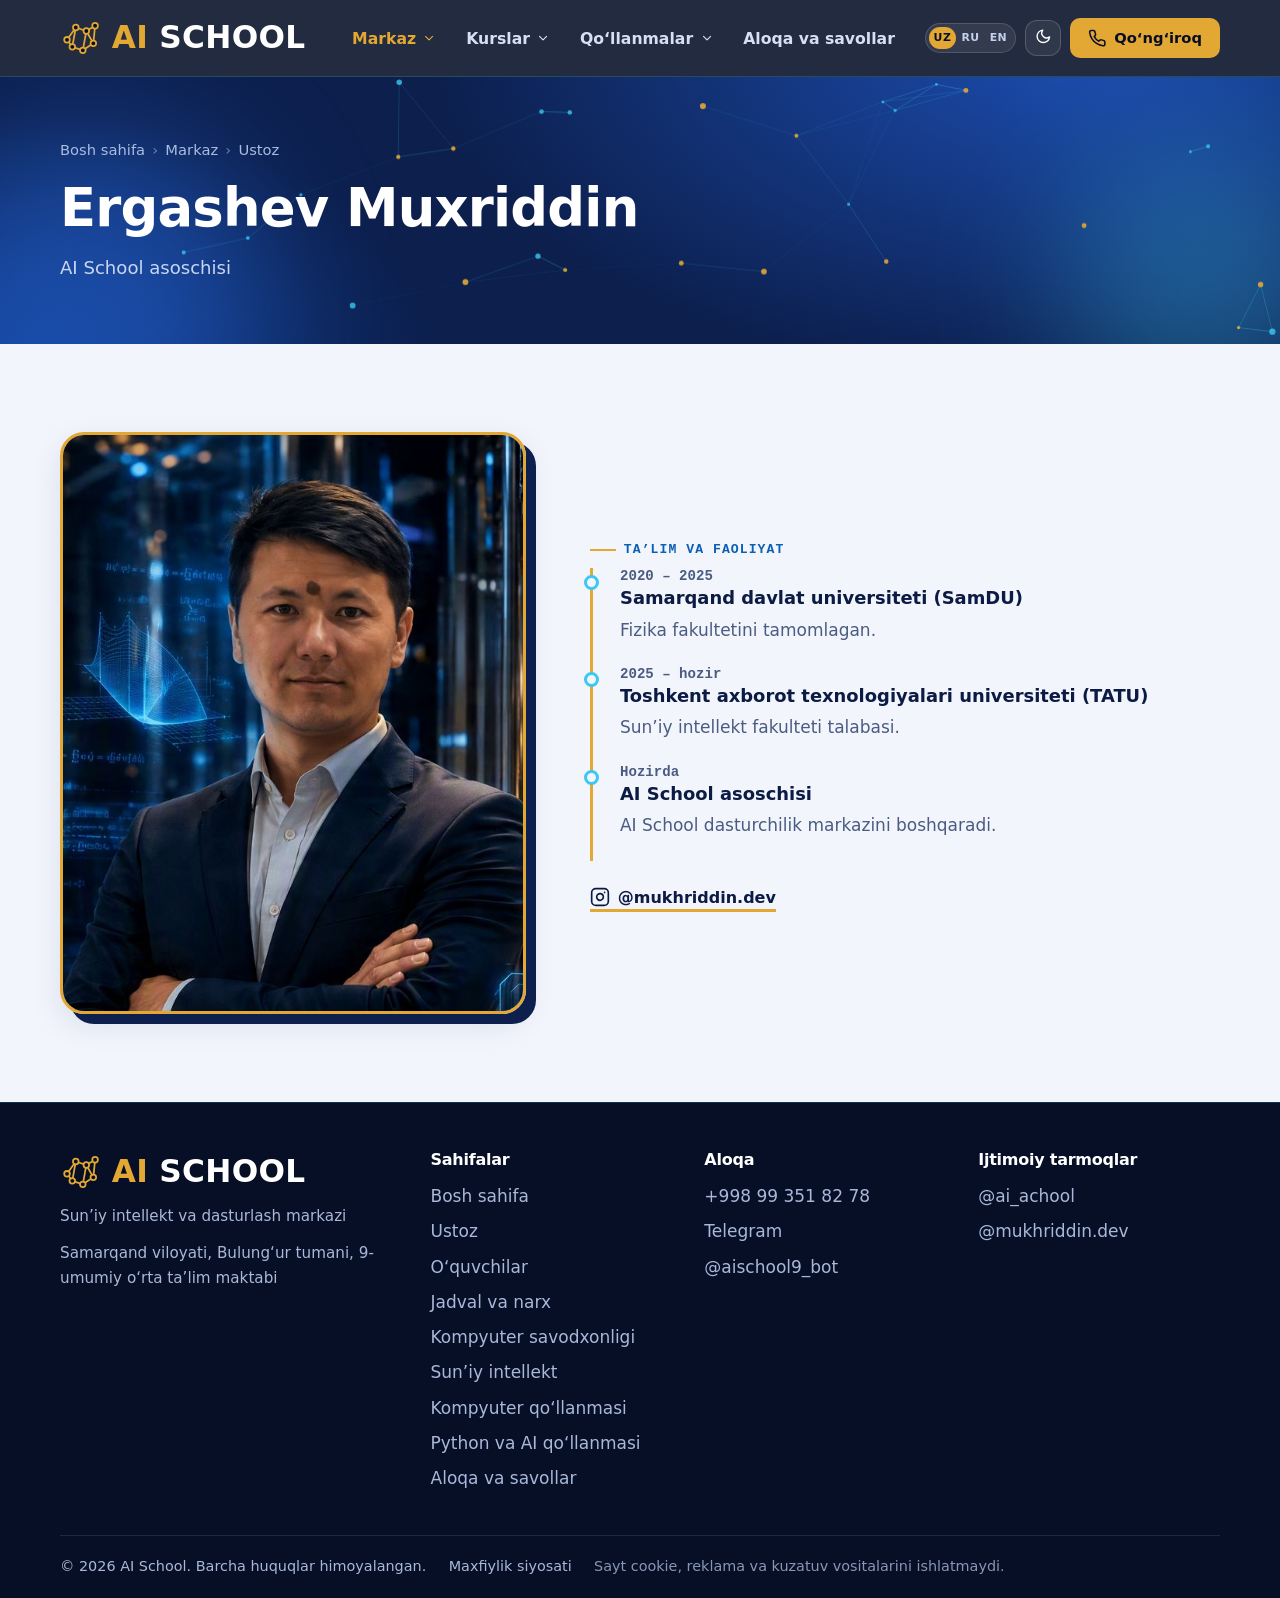
<file: teacher.html>
<!DOCTYPE html>
<html lang="uz" data-theme="light">
<head>
<meta charset="utf-8">
<meta name="viewport" content="width=device-width, initial-scale=1, viewport-fit=cover">
<meta http-equiv="Content-Security-Policy" content="default-src 'self'; script-src 'self'; style-src 'self' https://fonts.googleapis.com; font-src 'self' https://fonts.gstatic.com; img-src 'self' data:; frame-src https://www.youtube-nocookie.com; connect-src 'self'; media-src 'none'; object-src 'none'; base-uri 'self'; form-action 'none'">
<meta name="referrer" content="strict-origin-when-cross-origin">
<meta name="robots" content="index, follow">
<meta property="og:type" content="website"><meta property="og:site_name" content="AI School">
<meta property="og:image" content="assets/images/hero.jpg">
<title data-i="k488">Ustoz — AI School</title>
<meta name="description" content="Ergashev Muxriddin, AI School asoschisi." data-ia="content|k489">
<meta name="theme-color" content="#0C1F4D">
<link rel="icon" type="image/svg+xml" href="assets/images/favicon.svg">
<link rel="preconnect" href="https://fonts.googleapis.com"><link rel="preconnect" href="https://fonts.gstatic.com" crossorigin>
<link href="https://fonts.googleapis.com/css2?family=Manrope:wght@600;700;800&family=Onest:wght@400;500;600;700&display=swap" rel="stylesheet">
<link rel="stylesheet" href="assets/css/style.css">
<script src="assets/js/init.js"></script>
<script src="assets/js/videos.js" defer></script><script src="assets/js/main.js" defer></script>
</head>
<body>
<a class="skip" href="#main"><span data-i="ui_skip">Asosiy qismga o‘tish</span></a><div id="progress" aria-hidden="true"></div><header class="site-header"><div class="wrap bar"><a class="brand" href="index.html" aria-label="AI School — bosh sahifa" data-ia="aria-label|ui_brand_aria"><svg viewBox="0 0 48 48" aria-hidden="true" fill="none" stroke="#E3A834" stroke-width="2"><path d="M8 26 18 12 30 16 40 10M18 12 14 34 26 38 30 16M14 34 8 26M26 38 38 30 40 10M30 16 38 30"/><g fill="#060F26"><circle cx="8" cy="26" r="3.2"/><circle cx="18" cy="12" r="3.2"/><circle cx="30" cy="16" r="3.2"/><circle cx="40" cy="10" r="3.2"/><circle cx="14" cy="34" r="3.2"/><circle cx="26" cy="38" r="3.2"/><circle cx="38" cy="30" r="3.2"/></g></svg><span><b>AI</b> SCHOOL</span></a><nav class="nav" id="nav" aria-label="Asosiy menyu" data-ia="aria-label|ui_nav_aria"><ul><li class="has-sub current"><button class="nav-btn" type="button" aria-expanded="false" aria-haspopup="true"><span data-i="nav_about">Markaz</span><svg class="ico chev" viewBox="0 0 24 24" aria-hidden="true"><path d="M6 9l6 6 6-6"/></svg></button><ul class="sub"><li><a href="teacher.html" aria-current="page"><svg class="ico " viewBox="0 0 24 24" aria-hidden="true"><path d="M20 21v-2a4 4 0 0 0-4-4H8a4 4 0 0 0-4 4v2"/><circle cx="12" cy="7" r="4"/></svg><span data-i="nav_teacher">Ustoz</span></a></li><li><a href="students.html"><svg class="ico " viewBox="0 0 24 24" aria-hidden="true"><path d="M17 21v-2a4 4 0 0 0-4-4H5a4 4 0 0 0-4 4v2"/><circle cx="9" cy="7" r="4"/><path d="M23 21v-2a4 4 0 0 0-3-3.87M16 3.13a4 4 0 0 1 0 7.75"/></svg><span data-i="nav_students">O‘quvchilar</span></a></li><li><a href="schedule.html"><svg class="ico " viewBox="0 0 24 24" aria-hidden="true"><rect x="3" y="4" width="18" height="18" rx="2"/><path d="M16 2v4M8 2v4M3 10h18"/></svg><span data-i="nav_schedule">Jadval va narx</span></a></li></ul></li><li class="has-sub"><button class="nav-btn" type="button" aria-expanded="false" aria-haspopup="true"><span data-i="nav_courses">Kurslar</span><svg class="ico chev" viewBox="0 0 24 24" aria-hidden="true"><path d="M6 9l6 6 6-6"/></svg></button><ul class="sub"><li><a href="course-computer.html"><svg class="ico " viewBox="0 0 24 24" aria-hidden="true"><rect x="2" y="3" width="20" height="14" rx="2"/><path d="M8 21h8M12 17v4"/></svg><span data-i="nav_c_pc">Kompyuter savodxonligi</span></a></li><li><a href="course-ai.html"><svg class="ico " viewBox="0 0 24 24" aria-hidden="true"><rect x="4" y="4" width="16" height="16" rx="2"/><rect x="9" y="9" width="6" height="6"/><path d="M9 1v3M15 1v3M9 20v3M15 20v3M20 9h3M20 14h3M1 9h3M1 14h3"/></svg><span data-i="nav_c_ai">Sun’iy intellekt</span></a></li></ul></li><li class="has-sub"><button class="nav-btn" type="button" aria-expanded="false" aria-haspopup="true"><span data-i="nav_guides">Qo‘llanmalar</span><svg class="ico chev" viewBox="0 0 24 24" aria-hidden="true"><path d="M6 9l6 6 6-6"/></svg></button><ul class="sub"><li><a href="guide-computer.html"><svg class="ico " viewBox="0 0 24 24" aria-hidden="true"><path d="M2 3h6a4 4 0 0 1 4 4v14a3 3 0 0 0-3-3H2zM22 3h-6a4 4 0 0 0-4 4v14a3 3 0 0 1 3-3h7z"/></svg><span data-i="nav_g_pc">Kompyuter qo‘llanmasi</span></a></li><li><a href="guide-ai.html"><svg class="ico " viewBox="0 0 24 24" aria-hidden="true"><path d="M16 18l6-6-6-6M8 6l-6 6 6 6"/></svg><span data-i="nav_g_ai">Python va AI qo‘llanmasi</span></a></li></ul></li><li><a href="contact.html"><span data-i="nav_contact">Aloqa va savollar</span></a></li></ul><div class="nav-call"><a class="btn" href="tel:+998993518278"><svg class="ico " viewBox="0 0 24 24" aria-hidden="true"><path d="M22 16.92v3a2 2 0 0 1-2.18 2 19.79 19.79 0 0 1-8.63-3.07 19.5 19.5 0 0 1-6-6 19.79 19.79 0 0 1-3.07-8.67A2 2 0 0 1 4.11 2h3a2 2 0 0 1 2 1.72 12.84 12.84 0 0 0 .7 2.81 2 2 0 0 1-.45 2.11L8.09 9.91a16 16 0 0 0 6 6l1.27-1.27a2 2 0 0 1 2.11-.45 12.84 12.84 0 0 0 2.81.7A2 2 0 0 1 22 16.92z"/></svg><span data-i="btn_call">Qo‘ng‘iroq qilish</span></a></div></nav><div class="ctrl"><div class="lang" role="group" aria-label="Til" data-ia="aria-label|ui_lang_aria"><button type="button" data-lang="uz" aria-pressed="true">UZ</button><button type="button" data-lang="ru" aria-pressed="false">RU</button><button type="button" data-lang="en" aria-pressed="false">EN</button></div><button class="icon-btn" id="themeBtn" type="button" aria-pressed="false" aria-label="Tun rejimiga o‘tish" data-ia="aria-label|ui_theme_to_dark"><span class="moon"><svg class="ico " viewBox="0 0 24 24" aria-hidden="true"><path d="M21 12.79A9 9 0 1 1 11.21 3 7 7 0 0 0 21 12.79z"/></svg></span><span class="sun"><svg class="ico " viewBox="0 0 24 24" aria-hidden="true"><circle cx="12" cy="12" r="5"/><path d="M12 1v2M12 21v2M4.22 4.22l1.42 1.42M18.36 18.36l1.42 1.42M1 12h2M21 12h2M4.22 19.78l1.42-1.42M18.36 5.64l1.42-1.42"/></svg></span></button><a class="btn small call" href="tel:+998993518278"><svg class="ico " viewBox="0 0 24 24" aria-hidden="true"><path d="M22 16.92v3a2 2 0 0 1-2.18 2 19.79 19.79 0 0 1-8.63-3.07 19.5 19.5 0 0 1-6-6 19.79 19.79 0 0 1-3.07-8.67A2 2 0 0 1 4.11 2h3a2 2 0 0 1 2 1.72 12.84 12.84 0 0 0 .7 2.81 2 2 0 0 1-.45 2.11L8.09 9.91a16 16 0 0 0 6 6l1.27-1.27a2 2 0 0 1 2.11-.45 12.84 12.84 0 0 0 2.81.7A2 2 0 0 1 22 16.92z"/></svg><span><span data-i="btn_call_short">Qo‘ng‘iroq</span></span></a><button class="icon-btn burger" id="burger" type="button" aria-expanded="false" aria-controls="nav" aria-label="Menyu" data-ia="aria-label|ui_menu"><span class="m"><svg class="ico " viewBox="0 0 24 24" aria-hidden="true"><path d="M3 12h18M3 6h18M3 18h18"/></svg></span><span class="x"><svg class="ico " viewBox="0 0 24 24" aria-hidden="true"><path d="M18 6L6 18M6 6l12 12"/></svg></span></button></div></div></header>
<main id="main">
<section class="phero"><span class="blob b1"></span><span class="blob b3"></span><canvas class="net" data-density="12000" aria-hidden="true"></canvas><div class="wrap"><ol class="crumbs" aria-label="Sahifa yo‘li" data-ia="aria-label|ui_crumb"><li><a href="index.html"><span data-i="nav_home">Bosh sahifa</span></a></li><li><span data-i="nav_about">Markaz</span></li><li aria-current="page"><span data-i="k46">Ustoz</span></li></ol><h1><span data-i="k47">Ergashev Muxriddin</span></h1><p class="lead"><span data-i="k48">AI School asoschisi</span></p></div></section><section class="section"><div class="wrap split"><figure class="portrait reveal left" data-tilt><img src="assets/images/portrait.jpg" width="640" height="742" alt="Ergashev Muxriddin portreti" data-ia="alt|t_alt"></figure><div class="reveal right"><span class="eyebrow"><span data-i="k49">Ta’lim va faoliyat</span></span><ol class="timeline"><li class="reveal" data-d="0.0"><time><span data-i="k37">2020 – 2025</span></time><strong><span data-i="k38">Samarqand davlat universiteti (SamDU)</span></strong><p><span data-i="k39">Fizika fakultetini tamomlagan.</span></p></li><li class="reveal" data-d="0.12"><time><span data-i="k40">2025 – hozir</span></time><strong><span data-i="k41">Toshkent axborot texnologiyalari universiteti (TATU)</span></strong><p><span data-i="k42">Sun’iy intellekt fakulteti talabasi.</span></p></li><li class="reveal" data-d="0.24"><time><span data-i="k43">Hozirda</span></time><strong><span data-i="k44">AI School asoschisi</span></strong><p><span data-i="k45">AI School dasturchilik markazini boshqaradi.</span></p></li></ol><a class="link-line" href="https://instagram.com/mukhriddin.dev" target="_blank" rel="noopener noreferrer"><svg class="ico " viewBox="0 0 24 24" aria-hidden="true"><rect x="2" y="2" width="20" height="20" rx="5"/><path d="M16 11.37A4 4 0 1 1 12.63 8 4 4 0 0 1 16 11.37z"/><path d="M17.5 6.5h.01"/></svg> @mukhriddin.dev</a></div></div></section>
</main>
<footer class="site-footer"><div class="wrap fgrid"><div><a class="brand" href="index.html"><svg viewBox="0 0 48 48" aria-hidden="true" fill="none" stroke="#E3A834" stroke-width="2"><path d="M8 26 18 12 30 16 40 10M18 12 14 34 26 38 30 16M14 34 8 26M26 38 38 30 40 10M30 16 38 30"/><g fill="#060F26"><circle cx="8" cy="26" r="3.2"/><circle cx="18" cy="12" r="3.2"/><circle cx="30" cy="16" r="3.2"/><circle cx="40" cy="10" r="3.2"/><circle cx="14" cy="34" r="3.2"/><circle cx="26" cy="38" r="3.2"/><circle cx="38" cy="30" r="3.2"/></g></svg><span><b>AI</b> SCHOOL</span></a><p><span data-i="f_tag">Sun’iy intellekt va dasturlash markazi</span></p><p><span data-i="f_addr">Samarqand viloyati, Bulung‘ur tumani, 9-umumiy o‘rta ta’lim maktabi</span></p></div><div><h3><span data-i="f_pages">Sahifalar</span></h3><ul><li><a href="index.html"><span data-i="nav_home">Bosh sahifa</span></a></li><li><a href="teacher.html"><span data-i="nav_teacher">Ustoz</span></a></li><li><a href="students.html"><span data-i="nav_students">O‘quvchilar</span></a></li><li><a href="schedule.html"><span data-i="nav_schedule">Jadval va narx</span></a></li><li><a href="course-computer.html"><span data-i="nav_c_pc">Kompyuter savodxonligi</span></a></li><li><a href="course-ai.html"><span data-i="nav_c_ai">Sun’iy intellekt</span></a></li><li><a href="guide-computer.html"><span data-i="nav_g_pc">Kompyuter qo‘llanmasi</span></a></li><li><a href="guide-ai.html"><span data-i="nav_g_ai">Python va AI qo‘llanmasi</span></a></li><li><a href="contact.html"><span data-i="nav_contact">Aloqa va savollar</span></a></li></ul></div><div><h3><span data-i="f_contact">Aloqa</span></h3><ul><li><a href="tel:+998993518278">+998 99 351 82 78</a></li><li><a href="https://t.me/ai_school9" target="_blank" rel="noopener noreferrer">Telegram</a></li><li><a href="https://t.me/aischool9_bot" target="_blank" rel="noopener noreferrer">@aischool9_bot</a></li></ul></div><div><h3><span data-i="f_social">Ijtimoiy tarmoqlar</span></h3><ul><li><a href="https://instagram.com/ai_achool" target="_blank" rel="noopener noreferrer">@ai_achool</a></li><li><a href="https://instagram.com/mukhriddin.dev" target="_blank" rel="noopener noreferrer">@mukhriddin.dev</a></li></ul></div></div><div class="wrap fbottom"><span><span data-i="f_rights">© 2026 AI School. Barcha huquqlar himoyalangan.</span></span><a href="privacy.html"><span data-i="nav_privacy">Maxfiylik siyosati</span></a><span class="fnote"><span data-i="f_nocookie">Sayt cookie, reklama va kuzatuv vositalarini ishlatmaydi.</span></span></div></footer><button id="toTop" type="button" aria-label="Tepaga" data-ia="aria-label|ui_top"><svg class="ico " viewBox="0 0 24 24" aria-hidden="true"><path d="M12 19V5M5 12l7-7 7 7"/></svg></button>
</body>
</html>
</file>
<file: assets/css/style.css>
@view-transition { navigation: auto; }

:root {
  --navy-900: #060F26; --navy-800: #0C1F4D; --navy-700: #16337A;
  --gold: #E3A834; --gold-soft: #F4C85C; --cyan: #3CC8F0; --red: #E5484D;
  --bg: #F2F5FC; --surface: #FFFFFF; --surface-2: #E9EFFB;
  --text: #0B1B44; --muted: #4A5C82; --line: #D5DDF0; --link: #0B5FB3;
  --shadow: 0 10px 30px rgba(12,31,77,.10); --glow: 0 14px 44px rgba(60,200,240,.28);
  --display: "Manrope", "Trebuchet MS", system-ui, sans-serif;
  --body: "Onest", system-ui, -apple-system, "Segoe UI", Roboto, sans-serif;
  --mono: ui-monospace, SFMono-Regular, Menlo, Consolas, monospace;
  --radius: 18px; --hh: 76px;
  color-scheme: light;
}
:root[data-theme="dark"] {
  --bg: #050D22; --surface: #0C1B42; --surface-2: #10255A;
  --text: #E9EEFB; --muted: #A6B5D8; --line: #1D3166; --link: #6FD5F7;
  --shadow: 0 10px 30px rgba(0,0,0,.4); --glow: 0 14px 44px rgba(60,200,240,.18);
  color-scheme: dark;
}

*, *::before, *::after { box-sizing: border-box; }
html { -webkit-text-size-adjust: 100%; text-size-adjust: 100%; scroll-behavior: smooth; scroll-padding-top: calc(var(--hh) + 16px); }
body { margin: 0; min-height: 100vh; overflow-x: clip; background: var(--bg); color: var(--text); font-family: var(--body); font-size: 1.0625rem; line-height: 1.65; overflow-wrap: break-word; transition: background .35s, color .35s, opacity .25s; }
html.i18n-wait body { opacity: 0; }
h1, h2, h3, h4 { font-family: var(--display); line-height: 1.15; margin: 0; letter-spacing: -.015em; }
h1 { font-size: clamp(1.9rem, 4.6vw, 3.3rem); font-weight: 800; }
h2 { font-size: clamp(1.6rem, 3.2vw, 2.4rem); font-weight: 800; }
h3 { font-size: 1.25rem; font-weight: 800; }
p { margin: 0 0 1em; max-width: 68ch; }
a { color: inherit; }
img, svg { max-width: 100%; }
ul, ol { padding-left: 1.2rem; }
:focus-visible { outline: 3px solid var(--cyan); outline-offset: 3px; border-radius: 6px; }
.wrap { width: min(1160px, 100% - 2.5rem); margin-inline: auto; }
.section { padding-block: clamp(3.2rem, 7vw, 5.5rem); overflow-x: clip; }
.section.alt { background: var(--surface); border-block: 1px solid var(--line); }
.center { text-align: center; }
.center p { margin-inline: auto; }
.skip { position: absolute; left: -999px; top: 8px; z-index: 100; background: var(--gold); color: var(--navy-900); padding: .5rem 1rem; border-radius: 8px; font-weight: 700; }
.skip:focus { left: 8px; }
.ico { width: 1.25em; height: 1.25em; flex: none; fill: none; stroke: currentColor; stroke-width: 2; stroke-linecap: round; stroke-linejoin: round; }

/* progress + to top */
#progress { position: fixed; left: 0; top: 0; height: 3px; width: 0; z-index: 90; background: linear-gradient(90deg, var(--cyan), var(--gold)); transition: width .1s linear; }
#toTop { position: fixed; right: 1.1rem; bottom: 1.1rem; z-index: 60; width: 48px; height: 48px; border-radius: 50%; border: 0; cursor: pointer; background: var(--gold); color: var(--navy-900); display: grid; place-items: center; box-shadow: 0 8px 24px rgba(0,0,0,.3); opacity: 0; transform: translateY(14px); pointer-events: none; transition: .3s; }
#toTop.show { opacity: 1; transform: none; pointer-events: auto; }
#toTop:hover { transform: translateY(-3px); }

/* header */
.site-header { position: sticky; top: 0; z-index: 70; background: rgba(6,15,38,.88); -webkit-backdrop-filter: saturate(1.4) blur(14px); backdrop-filter: saturate(1.4) blur(14px); border-bottom: 1px solid rgba(60,200,240,.2); color: #fff; view-transition-name: site-header; }
.bar { display: flex; align-items: center; gap: 1rem; min-height: var(--hh); }
.brand { display: flex; align-items: center; gap: .6rem; font-family: var(--display); font-weight: 800; font-size: clamp(1.25rem, 3.2vw, 1.95rem); letter-spacing: .01em; text-decoration: none; line-height: 1; color: #fff; white-space: nowrap; flex: none; }
.brand b { color: var(--gold); font-weight: 800; }
.brand svg { width: 1.35em; height: 1.35em; flex: none; transition: transform .6s; }
.brand:hover svg { transform: rotate(180deg) scale(1.08); }
.nav { margin-left: auto; }
.nav > ul { display: flex; align-items: center; gap: .15rem; list-style: none; margin: 0; padding: 0; }
.nav a, .nav .nav-btn { display: flex; align-items: center; gap: .4rem; padding: .55rem .85rem; border-radius: 10px; color: #D5E0F7; text-decoration: none; font: 600 .98rem var(--body); background: none; border: 0; cursor: pointer; white-space: nowrap; transition: background .2s, color .2s; }
.nav a:hover, .nav .nav-btn:hover, .has-sub.open > .nav-btn { background: rgba(60,200,240,.14); color: #fff; }
.nav a[aria-current="page"], .has-sub.current > .nav-btn { color: var(--gold); }
.nav .nav-btn .chev { width: .9em; height: .9em; transition: transform .25s; }
.has-sub { position: relative; }
.has-sub.open > .nav-btn .chev { transform: rotate(180deg); }
.sub { position: absolute; left: 0; top: calc(100% + 6px); min-width: 270px; list-style: none; margin: 0; padding: .5rem; background: var(--navy-800); border: 1px solid rgba(60,200,240,.28); border-radius: 14px; box-shadow: 0 22px 50px rgba(0,0,0,.45); opacity: 0; visibility: hidden; transform: translateY(8px); transition: .22s; }
.has-sub.open > .sub, .has-sub:focus-within > .sub { opacity: 1; visibility: visible; transform: none; }
@media (hover: hover) and (min-width: 1241px) { .has-sub:hover > .sub { opacity: 1; visibility: visible; transform: none; } .has-sub:hover > .nav-btn { background: rgba(60,200,240,.14); color: #fff; } }
.sub a { padding: .65rem .8rem; }
.nav-call { display: none; }
.ctrl { display: flex; align-items: center; gap: .55rem; }
.lang { display: flex; padding: 3px; border-radius: 999px; background: rgba(255,255,255,.08); border: 1px solid rgba(255,255,255,.14); }
.lang button { border: 0; background: none; color: #C3D0EE; font: 700 .78rem var(--body); letter-spacing: .04em; padding: .38rem .6rem; border-radius: 999px; cursor: pointer; transition: .2s; }
.lang button[aria-pressed="true"] { background: var(--gold); color: var(--navy-900); }
.icon-btn { width: 42px; height: 42px; display: grid; place-items: center; border-radius: 12px; border: 1px solid rgba(255,255,255,.18); background: rgba(255,255,255,.06); color: #fff; cursor: pointer; transition: .25s; }
.icon-btn:hover { background: rgba(227,168,52,.2); border-color: var(--gold); transform: translateY(-2px); }
#themeBtn .sun { display: none; }
:root[data-theme="dark"] #themeBtn .sun { display: block; }
:root[data-theme="dark"] #themeBtn .moon { display: none; }
.burger { display: none; }
.burger .x { display: none; }
.burger[aria-expanded="true"] .x { display: block; }
.burger[aria-expanded="true"] .m { display: none; }

.btn { display: inline-flex; align-items: center; justify-content: center; gap: .5rem; position: relative; overflow: hidden; font: 800 1rem var(--display); background: var(--gold); color: var(--navy-900); text-decoration: none; padding: .8rem 1.4rem; border-radius: 12px; border: 2px solid var(--gold); cursor: pointer; transition: transform .25s, box-shadow .25s, background .25s, color .25s; }
.btn::after { content: ""; position: absolute; inset: 0; background: linear-gradient(110deg, transparent 30%, rgba(255,255,255,.55) 50%, transparent 70%); transform: translateX(-120%); }
.btn:hover { transform: translateY(-3px); box-shadow: 0 10px 28px rgba(227,168,52,.45); }
.btn:hover::after { transform: translateX(120%); transition: transform .7s; }
.btn.ghost { background: transparent; color: #fff; border-color: rgba(255,255,255,.7); }
.btn.ghost:hover { background: #fff; color: var(--navy-900); box-shadow: 0 10px 28px rgba(255,255,255,.25); }
.btn.dark { background: var(--navy-800); border-color: var(--navy-800); color: #fff; }
:root[data-theme="dark"] .btn.dark { background: var(--surface-2); border-color: var(--cyan); }
.btn.small { padding: .55rem 1rem; font-size: .92rem; border-radius: 10px; }

@media (max-width: 1240px) {
  .burger { display: grid; }
  .nav { position: absolute; left: 0; right: 0; top: 100%; height: calc(100vh - var(--hh)); height: calc(100dvh - var(--hh)); margin: 0; background: var(--navy-900); padding: 1rem 1.25rem 2rem; overflow-y: auto; opacity: 0; visibility: hidden; transform: translateY(-10px); transition: .28s; }
  .nav.open { opacity: 1; visibility: visible; transform: none; }
  .nav > ul { flex-direction: column; align-items: stretch; gap: .25rem; }
  .nav a, .nav .nav-btn { padding: .95rem .9rem; font-size: 1.08rem; width: 100%; justify-content: space-between; }
  .nav .nav-btn .chev { margin-left: auto; }
  .sub { position: static; min-width: 0; opacity: 1; visibility: visible; transform: none; display: none; box-shadow: none; border: 0; background: rgba(60,200,240,.07); margin: 0 0 .4rem; }
  .has-sub.open > .sub { display: block; }
  .sub a { justify-content: flex-start; font-size: 1rem; }
  .nav-call { display: block; margin-top: 1rem; }
  .nav .nav-call .btn { width: 100%; background: var(--gold); color: var(--navy-900); justify-content: center; border-radius: 12px; }
  .ctrl { margin-left: auto; }
  .ctrl .call { display: none; }
  body.nav-open { overflow: hidden; }
}
@media (max-width: 600px) { .brand { font-size: 1.12rem; gap: .45rem; } .bar { gap: .4rem; } .ctrl { gap: .4rem; } .lang button { padding: .32rem .42rem; font-size: .72rem; } .icon-btn { width: 38px; height: 38px; } }
@media (max-width: 360px) { .brand { font-size: 1.02rem; } .lang button { padding: .28rem .32rem; font-size: .68rem; } .icon-btn { width: 36px; height: 36px; } }
@media (max-width: 340px) { .brand svg { display: none; } .bar { gap: .3rem; } .ctrl { gap: .3rem; } }

/* hero */
.hero, .phero { position: relative; overflow: hidden; color: #fff; background: radial-gradient(1100px 560px at 85% -10%, #1C4DB0 0%, transparent 60%), radial-gradient(800px 480px at 0% 110%, #0E3C8C 0%, transparent 55%), var(--navy-800); }
.hero { padding-block: clamp(2.6rem, 6vw, 4.6rem) clamp(4.4rem, 7vw, 5.4rem); }
.phero { padding-block: clamp(2.4rem, 5vw, 3.8rem); }
.hero canvas, .phero canvas { position: absolute; left: 0; top: 0; pointer-events: none; }
.hero .wrap, .phero .wrap { position: relative; z-index: 2; }
.blob { position: absolute; border-radius: 50%; filter: blur(70px); opacity: .45; animation: drift 14s ease-in-out infinite; pointer-events: none; }
.blob.b1 { width: 340px; height: 340px; background: #2A6BE0; left: -80px; top: 20%; }
.blob.b2 { width: 300px; height: 300px; background: var(--gold); right: 8%; top: -60px; opacity: .22; animation-delay: -5s; }
.blob.b3 { width: 280px; height: 280px; background: var(--cyan); right: -60px; bottom: -80px; opacity: .3; animation-delay: -9s; }
@keyframes drift { 0%, 100% { transform: translate(0, 0) scale(1); } 50% { transform: translate(40px, -30px) scale(1.12); } }
.hero-in { display: grid; justify-items: center; text-align: center; gap: 1.2rem; }
.hero h1 { font-size: clamp(2.4rem, 7vw, 4.6rem); line-height: 1.08; max-width: 14em; }
.hero .lead, .phero .lead { font-size: 1.13rem; color: #C9D6F2; max-width: 56ch; margin: 0; }
.terminal { font-family: var(--mono); font-size: .98rem; color: var(--cyan); background: rgba(6,15,38,.55); border: 1px solid rgba(60,200,240,.35); border-radius: 10px; padding: .45rem .9rem; margin: 0; }
.terminal .typed { color: var(--gold); }
.caret { display: inline-block; width: .55ch; height: 1.1em; vertical-align: -.18em; background: var(--gold); margin-left: 2px; animation: blink 1s steps(2) infinite; }
@keyframes blink { 50% { opacity: 0; } }
.actions { display: flex; flex-wrap: wrap; gap: .8rem; justify-content: center; }
.photo-wrap { position: relative; width: min(780px, 100%); margin-top: .6rem; }
.hero-photo { margin: 0; border-radius: 22px; overflow: hidden; border: 3px solid var(--gold); background: var(--navy-900); box-shadow: 0 0 0 8px rgba(60,200,240,.12), 0 30px 70px rgba(0,0,0,.45); transition: transform .2s ease-out; will-change: transform; }
.hero-photo img { display: block; width: 100%; height: auto; }
.hero-photo figcaption { text-align: left; font-size: .92rem; color: #C9D6F2; padding: .65rem 1rem; background: var(--navy-900); }
.float { position: absolute; font: 600 .85rem var(--mono); color: #fff; background: rgba(6,15,38,.85); border: 1px solid var(--cyan); border-radius: 10px; padding: .4rem .75rem; box-shadow: 0 0 22px rgba(60,200,240,.4); animation: bob 5s ease-in-out infinite; }
.float.f1 { top: 8%; left: -3%; } .float.f2 { top: 36%; right: -3%; border-color: var(--gold); box-shadow: 0 0 22px rgba(227,168,52,.4); animation-delay: -1.6s; } .float.f3 { bottom: 20%; left: -3%; animation-delay: -3.2s; }
@keyframes bob { 0%, 100% { transform: translateY(0); } 50% { transform: translateY(-9px); } }
@media (max-width: 600px) { .float { font-size: .72rem; } .float.f3 { display: none; } .float.f1 { left: 2%; } .float.f2 { right: 2%; } .actions .btn { flex: 1 1 100%; } }

.crumbs { display: flex; flex-wrap: wrap; align-items: center; gap: .45rem; list-style: none; padding: 0; margin: 0 0 1rem; font-size: .92rem; color: #A9BBE0; }
.crumbs a { text-decoration: none; } .crumbs a:hover { color: var(--gold); }
.crumbs li + li::before { content: "›"; margin-right: .45rem; opacity: .6; }
.phero h1 { max-width: 20em; }
.phero .lead { margin-top: .9rem; }

/* marquee */
.marquee { overflow: hidden; background: var(--navy-900); border-block: 1px solid rgba(60,200,240,.25); padding-block: .85rem; -webkit-mask-image: linear-gradient(90deg, transparent, #000 8%, #000 92%, transparent); mask-image: linear-gradient(90deg, transparent, #000 8%, #000 92%, transparent); }
.mtrack { display: flex; gap: 2.2rem; width: max-content; animation: marq 38s linear infinite; }
.marquee:hover .mtrack { animation-play-state: paused; }
.mtrack span { font: 600 1rem var(--mono); color: #AFC3EA; white-space: nowrap; display: flex; align-items: center; gap: 2.2rem; }
.mtrack span::after { content: "◆"; color: var(--gold); font-size: .7rem; }
@keyframes marq { to { transform: translateX(-50%); } }

/* reveal */
.reveal { opacity: 0; transform: translateY(28px); transition: opacity .7s cubic-bezier(.2,.7,.2,1), transform .7s cubic-bezier(.2,.7,.2,1); transition-delay: var(--d, 0s); }
.reveal.left { transform: translateX(-34px); } .reveal.right { transform: translateX(34px); } .reveal.zoom { transform: scale(.92); }
.reveal.is-in { opacity: 1; transform: none; }
html:not(.js) .reveal { opacity: 1; transform: none; }

/* section heads */
.eyebrow { display: inline-flex; align-items: center; gap: .5rem; font: 700 .82rem var(--mono); letter-spacing: .08em; text-transform: uppercase; color: var(--link); margin-bottom: .7rem; }
.eyebrow::before { content: ""; width: 26px; height: 2px; background: var(--gold); }
.shead { max-width: 720px; margin-bottom: 2.4rem; }
.shead p { color: var(--muted); margin-top: .8rem; }
.center .shead, .shead.center { margin-inline: auto; }
.center .eyebrow { justify-content: center; }

/* stats */
.stats { display: grid; grid-template-columns: repeat(4, 1fr); gap: 1rem; margin-top: -2.6rem; position: relative; z-index: 3; }
.stat { background: var(--surface); border: 1px solid var(--line); border-radius: var(--radius); padding: 1.3rem 1rem; text-align: center; box-shadow: var(--shadow); transition: transform .3s, box-shadow .3s; }
.stat:hover { transform: translateY(-5px); box-shadow: var(--glow); }
.stat .n { display: block; font: 800 clamp(2rem, 4vw, 2.8rem)/1 var(--display); color: var(--link); }
:root:not([data-theme="dark"]) .stat .n { color: var(--navy-700); }
.stat .l { display: block; margin-top: .45rem; color: var(--muted); font-size: .95rem; }
@media (max-width: 760px) { .stats { grid-template-columns: repeat(2, 1fr); margin-top: -1.8rem; } }

/* cards */
.cards { display: grid; grid-template-columns: repeat(auto-fit, minmax(min(290px, 100%), 1fr)); gap: 1.4rem; }
.card { position: relative; display: flex; flex-direction: column; gap: .7rem; background: var(--surface); border: 1px solid var(--line); border-radius: 22px; padding: 1.7rem; text-decoration: none; transition: transform .35s, box-shadow .35s, border-color .35s; overflow: hidden; }
.card::before { content: ""; position: absolute; inset: 0 0 auto 0; height: 5px; background: linear-gradient(90deg, var(--gold), var(--cyan)); transform: scaleX(0); transform-origin: left; transition: transform .45s; }
.card:hover { transform: translateY(-8px); box-shadow: var(--glow); border-color: var(--cyan); }
.card:hover::before { transform: scaleX(1); }
.card .cicon { width: 58px; height: 58px; display: grid; place-items: center; border-radius: 16px; background: linear-gradient(135deg, var(--navy-700), var(--navy-800)); color: var(--gold); transition: transform .5s; }
.card .cicon .ico { width: 28px; height: 28px; }
.card:hover .cicon { transform: rotate(-8deg) scale(1.1); }
.card h3 { margin-top: .3rem; }
.card p { color: var(--muted); margin: 0; }
.card .meta { font: 600 .85rem var(--mono); color: var(--link); }
.card .more { margin-top: auto; padding-top: .8rem; display: inline-flex; align-items: center; gap: .4rem; font: 800 .98rem var(--display); color: var(--link); }
.card .more .ico { transition: transform .3s; } .card:hover .more .ico { transform: translateX(6px); }
.card.dark { background: linear-gradient(145deg, var(--navy-800), var(--navy-900)); color: #fff; border-color: rgba(60,200,240,.3); }
.card.dark p { color: #B9C8E8; } .card.dark .meta, .card.dark .more { color: var(--cyan); }

/* roadmap */
.road { display: grid; grid-template-columns: repeat(4, 1fr); gap: 1.2rem; list-style: none; padding: 0; margin: 0; counter-reset: r; position: relative; }
.road::before { content: ""; position: absolute; left: 6%; right: 6%; top: 28px; height: 3px; background: repeating-linear-gradient(90deg, var(--cyan) 0 12px, transparent 12px 22px); opacity: .7; transform-origin: left; transform: scaleX(0); transition: transform 1.4s ease .2s; }
.road.is-in::before { transform: scaleX(1); }
.road li { counter-increment: r; position: relative; text-align: center; padding-top: 4.4rem; }
.road li::before { content: counter(r); position: absolute; left: 50%; top: 0; transform: translateX(-50%); width: 58px; height: 58px; border-radius: 50%; display: grid; place-items: center; font: 800 1.3rem var(--display); background: var(--gold); color: var(--navy-900); box-shadow: 0 0 0 7px var(--bg), 0 0 0 9px var(--cyan); animation: ring 2.8s ease-in-out infinite; }
.section.alt .road li::before { box-shadow: 0 0 0 7px var(--surface), 0 0 0 9px var(--cyan); }
.road li:nth-child(2)::before { animation-delay: .3s; } .road li:nth-child(3)::before { animation-delay: .6s; } .road li:nth-child(4)::before { animation-delay: .9s; }
@keyframes ring { 0%, 100% { filter: drop-shadow(0 0 0 rgba(227,168,52,0)); } 50% { filter: drop-shadow(0 0 14px rgba(227,168,52,.7)); } }
.road h3 { font-size: 1.15rem; margin-bottom: .3rem; } .road p { color: var(--muted); margin: 0 auto; font-size: .96rem; }
@media (max-width: 760px) { .road { grid-template-columns: 1fr 1fr; row-gap: 2rem; } .road::before { display: none; } }
@media (max-width: 460px) { .road { grid-template-columns: 1fr; } }

/* split */
.split { display: grid; grid-template-columns: minmax(0, .85fr) minmax(0, 1.15fr); gap: clamp(2rem, 5vw, 4rem); align-items: center; }
.portrait { margin: 0; aspect-ratio: 4 / 5; overflow: hidden; border-radius: 24px; border: 3px solid var(--gold); box-shadow: 10px 10px 0 var(--navy-800), var(--shadow); transition: transform .3s; }
:root[data-theme="dark"] .portrait { box-shadow: 10px 10px 0 var(--navy-700); }
.portrait img { width: 100%; height: 100%; object-fit: cover; object-position: top; display: block; }
.role { font: 700 1.1rem var(--display); color: var(--link); margin: .5rem 0 1.4rem; }
.timeline { list-style: none; margin: 0 0 1.6rem; padding: 0 0 0 1.7rem; border-left: 3px solid var(--gold); }
.timeline li { position: relative; padding-bottom: 1.4rem; }
.timeline li::before { content: ""; position: absolute; left: calc(-1.7rem - 9px); top: .4rem; width: 15px; height: 15px; border-radius: 50%; background: var(--bg); border: 3px solid var(--cyan); animation: ring 3s infinite; }
.timeline time { display: block; font: 600 .88rem var(--mono); color: var(--muted); }
.timeline strong { font: 800 1.12rem var(--display); }
.timeline p { margin: .2rem 0 0; color: var(--muted); }
.link-line { display: inline-flex; align-items: center; gap: .5rem; font: 800 1rem var(--display); text-decoration: none; padding-bottom: 2px; border-bottom: 3px solid var(--gold); }
@media (max-width: 860px) { .split { grid-template-columns: minmax(0, 1fr); } .portrait { max-width: 380px; } }

/* students */
.students { list-style: none; margin: 0; padding: 0; display: grid; grid-template-columns: repeat(auto-fill, minmax(min(290px, 100%), 1fr)); gap: 1rem; }
.students li { display: flex; align-items: center; gap: 1rem; background: var(--surface); border: 1px solid var(--line); border-radius: 18px; padding: 1rem 1.1rem; transition: transform .3s, box-shadow .3s, border-color .3s; }
.students li:hover { transform: translateY(-5px); box-shadow: var(--glow); border-color: var(--cyan); }
.mono { flex: none; width: 3.4rem; height: 3.4rem; display: grid; place-items: center; border-radius: 50%; background: var(--navy-800); color: var(--gold); font: 800 1.05rem var(--display); border: 2px solid var(--cyan); box-shadow: 0 0 16px rgba(60,200,240,.35); }
.students strong { display: block; font: 800 1.02rem/1.3 var(--display); }
.students small { color: var(--muted); }

/* schedule */
.week { display: grid; grid-template-columns: repeat(7, minmax(0, 1fr)); gap: .6rem; list-style: none; padding: 0; margin: 0 0 2rem; }
.week li { text-align: center; border: 2px solid var(--line); border-radius: 14px; padding: 1rem .2rem; background: var(--surface); font: 800 1.05rem var(--display); color: var(--muted); transition: transform .3s; }
.week li small { display: block; font: 500 .78rem var(--body); margin-top: .3rem; line-height: 1.2; }
.week li.on { background: linear-gradient(160deg, var(--gold-soft), var(--gold)); border-color: var(--gold); color: var(--navy-900); box-shadow: 0 10px 26px rgba(227,168,52,.35); }
.week li.on small { color: var(--navy-900); font-weight: 700; font-size: .95rem; }
.week li.on:hover { transform: translateY(-6px) rotate(-1deg); }
.facts { display: grid; grid-template-columns: repeat(3, 1fr); gap: 1.2rem; margin: 0 0 2rem; }
.fact { display: flex; gap: 1rem; background: var(--surface); border: 1px solid var(--line); border-radius: 18px; padding: 1.2rem; }
.fact .ico { width: 30px; height: 30px; color: var(--link); margin-top: .15rem; }
.fact p { margin: 0; } .fact .fl { font-size: .9rem; color: var(--muted); } .fact .fv { margin-top: .15rem; font: 800 1.12rem/1.3 var(--display); }
.price { display: flex; flex-wrap: wrap; align-items: center; gap: 1rem 2.4rem; background: linear-gradient(135deg, var(--navy-800), var(--navy-700)); color: #fff; border-radius: 24px; padding: 2rem; position: relative; overflow: hidden; }
.price::after { content: ""; position: absolute; width: 300px; height: 300px; right: -80px; top: -120px; border-radius: 50%; background: radial-gradient(circle, rgba(227,168,52,.35), transparent 70%); animation: drift 10s ease-in-out infinite; }
.price > .ico { width: 46px; height: 46px; color: var(--gold); position: relative; z-index: 1; }
.price .lab { color: #C9D6F2; font-size: .95rem; }
.price .sum { font: 800 clamp(2.1rem, 6vw, 3.2rem)/1.05 var(--display); color: var(--gold); }
.price p { margin: 0; color: #C9D6F2; flex: 1 1 260px; position: relative; z-index: 1; }
@media (max-width: 760px) { .facts { grid-template-columns: 1fr; } .week { gap: .3rem; } .week li { padding: .7rem .1rem; font-size: .92rem; } .week li small { font-size: .62rem; } .week li.on small { font-size: .78rem; } }

/* topics (course pages) */
.topics { counter-reset: t; display: grid; gap: 1.5rem; }
.topic { counter-increment: t; display: grid; grid-template-columns: minmax(0, 1fr) minmax(0, 1.05fr); gap: 1.8rem; align-items: start; background: var(--surface); border: 1px solid var(--line); border-radius: 26px; padding: 1.6rem; transition: box-shadow .35s, border-color .35s; }
.topic:hover { box-shadow: var(--glow); border-color: var(--cyan); }
.topic:nth-child(even) .tmedia { order: -1; }
.topic .tnum::before { content: counter(t, decimal-leading-zero); font: 800 1rem var(--mono); color: var(--navy-900); background: var(--gold); border-radius: 8px; padding: .15rem .55rem; }
.topic h3 { font-size: 1.45rem; margin: .8rem 0 .6rem; }
.topic p { color: var(--muted); }
.topic h4 { font-size: 1rem; margin: 1rem 0 .4rem; color: var(--link); }
.checks { list-style: none; padding: 0; margin: 0; }
.checks li { position: relative; padding: .3rem 0 .3rem 1.8rem; }
.checks li::before { content: ""; position: absolute; left: .1rem; top: .75rem; width: .8rem; height: .42rem; border-left: 3px solid var(--gold); border-bottom: 3px solid var(--gold); transform: rotate(-45deg); }
@media (max-width: 900px) { .topic { grid-template-columns: minmax(0, 1fr); padding: 1.2rem; } .topic:nth-child(even) .tmedia { order: 0; } }

/* video */
.video { border-radius: 16px; overflow: hidden; background: var(--navy-900); border: 1px solid var(--line); }
.vframe { position: relative; aspect-ratio: 16 / 9; background: var(--thumb, linear-gradient(135deg, #16337A, #060F26)) center / cover no-repeat; display: grid; place-items: center; }
.vframe::before { content: ""; position: absolute; inset: 0; background: linear-gradient(180deg, rgba(6,15,38,.1), rgba(6,15,38,.55)); }
.vframe iframe { position: absolute; inset: 0; width: 100%; height: 100%; border: 0; z-index: 2; }
.vplay { position: relative; z-index: 1; width: 74px; height: 74px; border-radius: 50%; border: 0; cursor: pointer; background: var(--gold); color: var(--navy-900); display: grid; place-items: center; animation: pulse 2.2s infinite; transition: transform .25s; }
.vplay:hover { transform: scale(1.12); }
.vplay .ico { width: 30px; height: 30px; fill: currentColor; margin-left: 4px; }
@keyframes pulse { 0% { box-shadow: 0 0 0 0 rgba(227,168,52,.65); } 70% { box-shadow: 0 0 0 22px rgba(227,168,52,0); } 100% { box-shadow: 0 0 0 0 rgba(227,168,52,0); } }
.vnote { margin: 0; padding: .6rem .9rem; font-size: .84rem; color: #B9C8E8; background: var(--navy-900); max-width: none; }
.vnone { aspect-ratio: 16 / 9; display: grid; place-content: center; justify-items: center; gap: .9rem; text-align: center; padding: 1.2rem; color: #C9D6F2; background: linear-gradient(135deg, #12285C, #060F26); }
.vnone p { margin: 0; color: #C9D6F2; font-size: .95rem; }

/* guides */
.guide > div { min-width: 0; }
.guide { display: grid; grid-template-columns: 270px minmax(0, 1fr); gap: 2rem; align-items: start; }
.toc { position: sticky; top: calc(var(--hh) + 16px); max-height: calc(100vh - var(--hh) - 40px); overflow: auto; background: var(--surface); border: 1px solid var(--line); border-radius: 18px; padding: 1rem; }
.toc h3 { font-size: 1rem; margin-bottom: .6rem; }
.toc ol { list-style: none; margin: 0; padding: 0; counter-reset: tc; }
.toc li { counter-increment: tc; }
.toc a { display: flex; gap: .6rem; padding: .42rem .5rem; border-radius: 8px; text-decoration: none; font-size: .93rem; color: var(--muted); transition: .2s; }
.toc a::before { content: counter(tc); flex: none; width: 1.5rem; height: 1.5rem; display: grid; place-items: center; border-radius: 50%; background: var(--surface-2); font: 800 .75rem var(--display); }
.toc a:hover, .toc a.active { background: var(--surface-2); color: var(--text); }
.toc a.active::before { background: var(--gold); color: var(--navy-900); }
.panel-tools { display: flex; align-items: center; justify-content: space-between; gap: 1rem; flex-wrap: wrap; margin-bottom: 1rem; }
.panel-tools p { margin: 0; color: var(--muted); }
.linklike { background: none; border: 0; color: var(--link); font: 700 1rem var(--body); cursor: pointer; text-decoration: underline; padding: .2rem 0; }
.stages { list-style: none; margin: 0; padding: 0; counter-reset: st; }
.stages > li { counter-increment: st; background: var(--surface); border: 1px solid var(--line); border-radius: 18px; margin-bottom: .8rem; transition: box-shadow .3s, border-color .3s; }
.stages > li:hover, .stages > li:has(details[open]) { border-color: var(--cyan); }
.stages > li:has(details[open]) { box-shadow: var(--shadow); }
.stages summary { display: flex; align-items: center; gap: 1rem; padding: 1rem 1.2rem; cursor: pointer; list-style: none; font: 800 1.12rem var(--display); }
.stages summary::-webkit-details-marker { display: none; }
.stages summary::before { content: counter(st); flex: none; width: 2.5rem; height: 2.5rem; display: grid; place-items: center; border-radius: 50%; background: var(--gold); color: var(--navy-900); font-weight: 800; }
.stages summary::after { content: "+"; margin-left: auto; font: 400 1.7rem var(--body); color: var(--link); transition: transform .3s; }
.stages details[open] summary::after { transform: rotate(45deg); }
.stages summary small { display: block; font: 400 .88rem var(--body); color: var(--muted); }
.sbody { padding: .2rem 1.4rem 1.5rem calc(1.2rem + 2.5rem + 1rem); animation: fadeUp .45s ease; }
@keyframes fadeUp { from { opacity: 0; transform: translateY(10px); } to { opacity: 1; transform: none; } }
.sbody p, .sbody li { color: var(--text); }
.sbody h4 { font-size: 1.02rem; color: var(--link); margin: 1.1rem 0 .4rem; }
.sbody ul { margin: 0 0 1em; } .sbody li { margin-bottom: .35rem; }
.sbody code { font-family: var(--mono); font-size: .9em; background: rgba(60,200,240,.16); border-radius: 5px; padding: .05em .38em; }
.sbody pre { margin: .4rem 0 1.1rem; background: #07142F; border: 1px solid #1D3166; border-left: 4px solid var(--cyan); border-radius: 10px; padding: .9rem 1rem; overflow-x: auto; }
.sbody pre code { background: none; padding: 0; font-size: .88rem; line-height: 1.6; color: #E8EEFB; white-space: pre; }
.tbl { overflow-x: auto; margin: .4rem 0 1.1rem; border: 1px solid var(--line); border-radius: 12px; }
.tbl table { border-collapse: collapse; width: 100%; min-width: 520px; font-size: .96rem; }
.tbl th, .tbl td { text-align: left; padding: .6rem .85rem; border-bottom: 1px solid var(--line); vertical-align: top; }
.tbl th { background: var(--navy-800); color: var(--gold); font-family: var(--display); }
.tbl tr:last-child td { border-bottom: 0; } .tbl td:first-child { font-weight: 600; white-space: nowrap; }
.note { border-left: 4px solid var(--gold); background: rgba(227,168,52,.14); padding: .75rem 1rem; margin: .4rem 0 1.1rem; border-radius: 0 10px 10px 0; }
.venn { margin: .4rem 0 1.2rem; max-width: 440px; }
.venn svg { width: 100%; height: auto; display: block; }
.venn text { fill: var(--text); font-family: var(--display); font-weight: 700; font-size: 11.5px; text-anchor: middle; }
.venn .c1 { fill: rgba(60,200,240,.10); stroke: var(--cyan); } .venn .c2 { fill: rgba(60,200,240,.2); stroke: var(--cyan); }
.venn .c3 { fill: rgba(227,168,52,.22); stroke: var(--gold); } .venn .c4 { fill: rgba(227,168,52,.55); stroke: var(--gold); }
.venn .c4 + text { fill: #07142F; }
@media (max-width: 960px) { .guide { grid-template-columns: minmax(0, 1fr); } .toc { display: none; } }
@media (max-width: 640px) { .sbody { padding: .1rem 1rem 1.2rem; } .stages summary { padding: .85rem .9rem; gap: .75rem; font-size: 1.02rem; } .stages summary::before { width: 2.1rem; height: 2.1rem; } }

/* faq */
.faq { max-width: 800px; }
.faq details { border-bottom: 1px solid var(--line); }
.faq details:first-of-type { border-top: 2px solid var(--text); }
.faq summary { font: 700 1.1rem var(--display); list-style: none; cursor: pointer; padding: 1.1rem 2.4rem 1.1rem 0; position: relative; }
.faq summary::-webkit-details-marker { display: none; }
.faq summary::after { content: "+"; position: absolute; right: .3rem; top: 50%; transform: translateY(-50%); font: 400 1.7rem var(--body); color: var(--gold); transition: transform .3s; }
.faq details[open] summary::after { transform: translateY(-50%) rotate(45deg); }
.faq details p { color: var(--muted); padding-bottom: 1.1rem; margin: 0; animation: fadeUp .4s ease; }

/* contact */
.bigphone { display: inline-flex; align-items: center; gap: .8rem; font: 800 clamp(1.5rem, 6vw, 3rem)/1.1 var(--display); color: var(--gold); text-decoration: none; transition: transform .3s; }
.bigphone .ico { width: 1em; height: 1em; animation: ring-phone 2.4s ease-in-out infinite; }
.bigphone:hover { transform: scale(1.04); color: #fff; }
@keyframes ring-phone { 0%, 60%, 100% { transform: rotate(0); } 65% { transform: rotate(-16deg); } 70% { transform: rotate(14deg); } 75% { transform: rotate(-12deg); } 80% { transform: rotate(10deg); } 85% { transform: rotate(0); } }
.contact-grid { display: grid; grid-template-columns: 1fr 1fr; gap: 1rem; margin-top: 1.6rem; }
.clink { display: flex; align-items: center; gap: 1rem; background: var(--surface); border: 1px solid var(--line); border-radius: 18px; padding: 1.1rem 1.2rem; text-decoration: none; transition: transform .3s, box-shadow .3s, border-color .3s; }
.clink:hover { transform: translateY(-5px); box-shadow: var(--glow); border-color: var(--cyan); }
.clink .cicon { width: 46px; height: 46px; display: grid; place-items: center; border-radius: 12px; background: var(--navy-800); color: var(--gold); flex: none; }
.clink small { display: block; color: var(--muted); font-size: .85rem; } .clink strong { font: 800 1.02rem var(--display); overflow-wrap: anywhere; }
.address { display: flex; gap: .8rem; align-items: flex-start; margin-top: 1.4rem; color: var(--muted); } .address .ico { color: var(--link); margin-top: .2rem; }
@media (max-width: 640px) { .contact-grid { grid-template-columns: 1fr; } }

.cta { position: relative; overflow: hidden; text-align: center; background: linear-gradient(135deg, var(--navy-800), var(--navy-700)); color: #fff; border-radius: 28px; padding: clamp(2rem, 5vw, 3.4rem) 1.4rem; }
.cta::before, .cta::after { content: ""; position: absolute; border-radius: 50%; filter: blur(60px); opacity: .35; animation: drift 12s ease-in-out infinite; }
.cta::before { width: 260px; height: 260px; background: var(--cyan); left: -60px; top: -80px; } .cta::after { width: 260px; height: 260px; background: var(--gold); right: -60px; bottom: -90px; animation-delay: -6s; }
.cta > * { position: relative; z-index: 1; } .cta p { margin: .8rem auto 1.6rem; color: #C9D6F2; }

/* privacy-first video placeholder */
.vframe { background: radial-gradient(420px 220px at 75% 15%, rgba(60,200,240,.35), transparent 70%), radial-gradient(360px 200px at 10% 100%, rgba(227,168,52,.28), transparent 70%), linear-gradient(135deg, #16337A, #060F26); }
.vframe::after { content: ""; position: absolute; inset: 0; background-image: linear-gradient(rgba(60,200,240,.10) 1px, transparent 1px), linear-gradient(90deg, rgba(60,200,240,.10) 1px, transparent 1px); background-size: 28px 28px; pointer-events: none; }
.vcap { position: absolute; left: 0; right: 0; bottom: 0; z-index: 1; padding: .9rem 1rem; display: flex; flex-direction: column; gap: .3rem; color: #fff; background: linear-gradient(180deg, transparent, rgba(6,15,38,.85)); text-align: left; }
.vcap strong { font: 800 1.05rem/1.25 var(--display); }
.vbadge { align-self: flex-start; font: 700 .72rem var(--mono); letter-spacing: .05em; text-transform: uppercase; color: var(--navy-900); background: var(--gold); border-radius: 6px; padding: .15rem .45rem; }
.vplay { z-index: 2; }
/* features, legal */
.hero h1 b { color: var(--gold); }
.libs-h { margin: 0 0 .7rem; }
.cards.feats { grid-template-columns: repeat(auto-fit, minmax(min(230px, 100%), 1fr)); }
.feat { cursor: default; }
.legal { max-width: 860px; margin-inline: auto; display: grid; gap: 1rem; }
.lsec { background: var(--surface); border: 1px solid var(--line); border-radius: 20px; padding: 1.5rem 1.6rem; }
.lsec h2 { font-size: 1.3rem; display: flex; align-items: center; gap: .8rem; margin-bottom: .8rem; }
.lnum { flex: none; font: 800 .9rem var(--mono); color: var(--navy-900); background: var(--gold); border-radius: 8px; padding: .2rem .5rem; }
.lsec p, .lsec li { color: var(--text); } .lsec p:last-child { margin-bottom: 0; }
.lsec a { color: var(--link); }
.fbottom { display: flex; flex-wrap: wrap; align-items: center; gap: .4rem 1.4rem; }
.fbottom a { text-decoration: underline; text-underline-offset: 3px; }
.fnote { opacity: .8; }

/* footer */
.site-footer { background: var(--navy-900); color: #A9B8D8; padding-top: 3rem; border-top: 1px solid rgba(60,200,240,.2); }
.fgrid { display: grid; grid-template-columns: 1.4fr 1fr 1fr 1fr; gap: 2rem; padding-bottom: 2.2rem; }
.site-footer h3 { color: #fff; font-size: 1rem; margin-bottom: .8rem; }
.site-footer ul { list-style: none; padding: 0; margin: 0; } .site-footer li { margin-bottom: .45rem; }
.site-footer a { text-decoration: none; } .site-footer a:hover { color: var(--gold); }
.site-footer p { font-size: .95rem; margin: .7rem 0 0; }
.fbottom { border-top: 1px solid rgba(255,255,255,.1); padding-block: 1.2rem; font-size: .9rem; }
@media (max-width: 860px) { .fgrid { grid-template-columns: 1fr 1fr; } }
@media (max-width: 520px) { .fgrid { grid-template-columns: 1fr; } }

@media (max-width: 400px) { .week { gap: .2rem; } .week li.on small { font-size: .66rem; } .week li { font-size: .85rem; } }
@media (prefers-reduced-motion: reduce) {
  html { scroll-behavior: auto; }
  *, *::before, *::after { animation: none !important; transition-duration: .01ms !important; }
  .reveal { opacity: 1; transform: none; }
  .road::before { transform: none; }
  .mtrack { animation: none; flex-wrap: wrap; width: auto; justify-content: center; }
}
@media print { .site-header, #toTop, #progress, .hero canvas { display: none; } }
</file>
